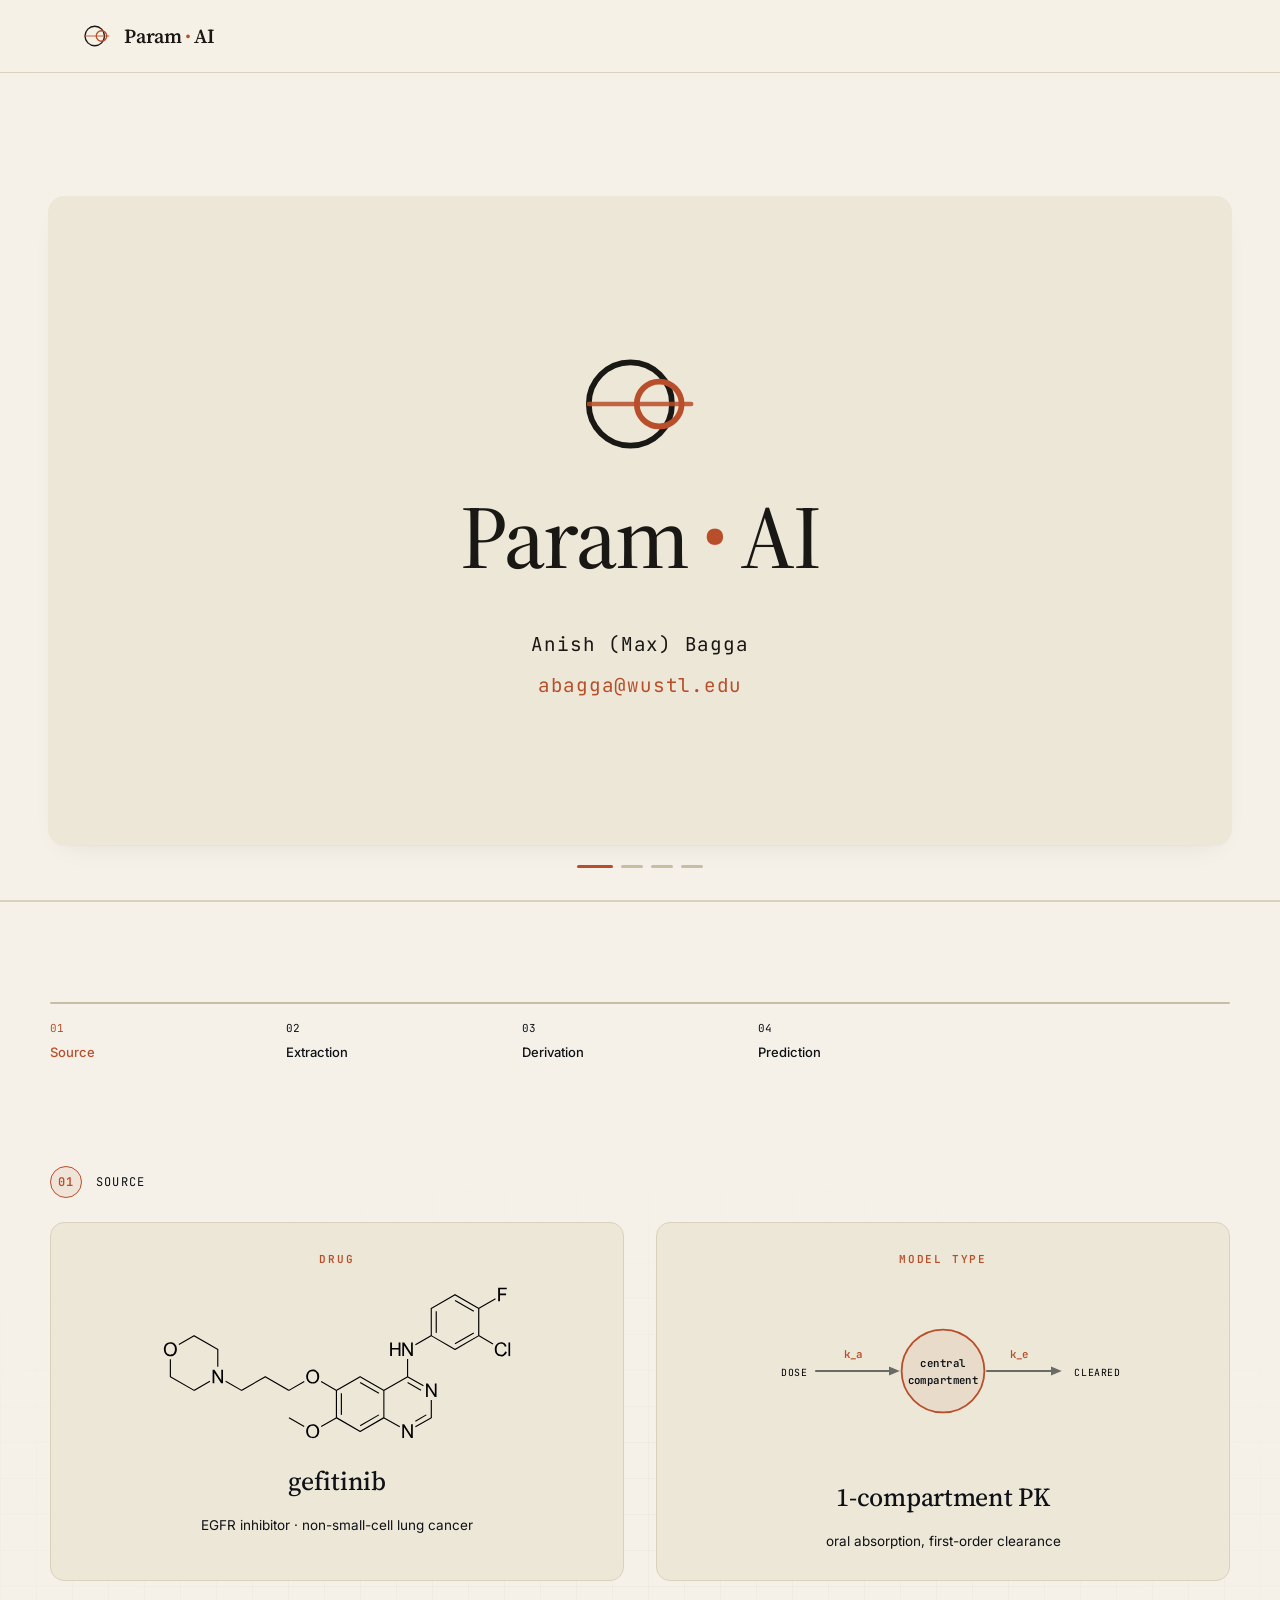
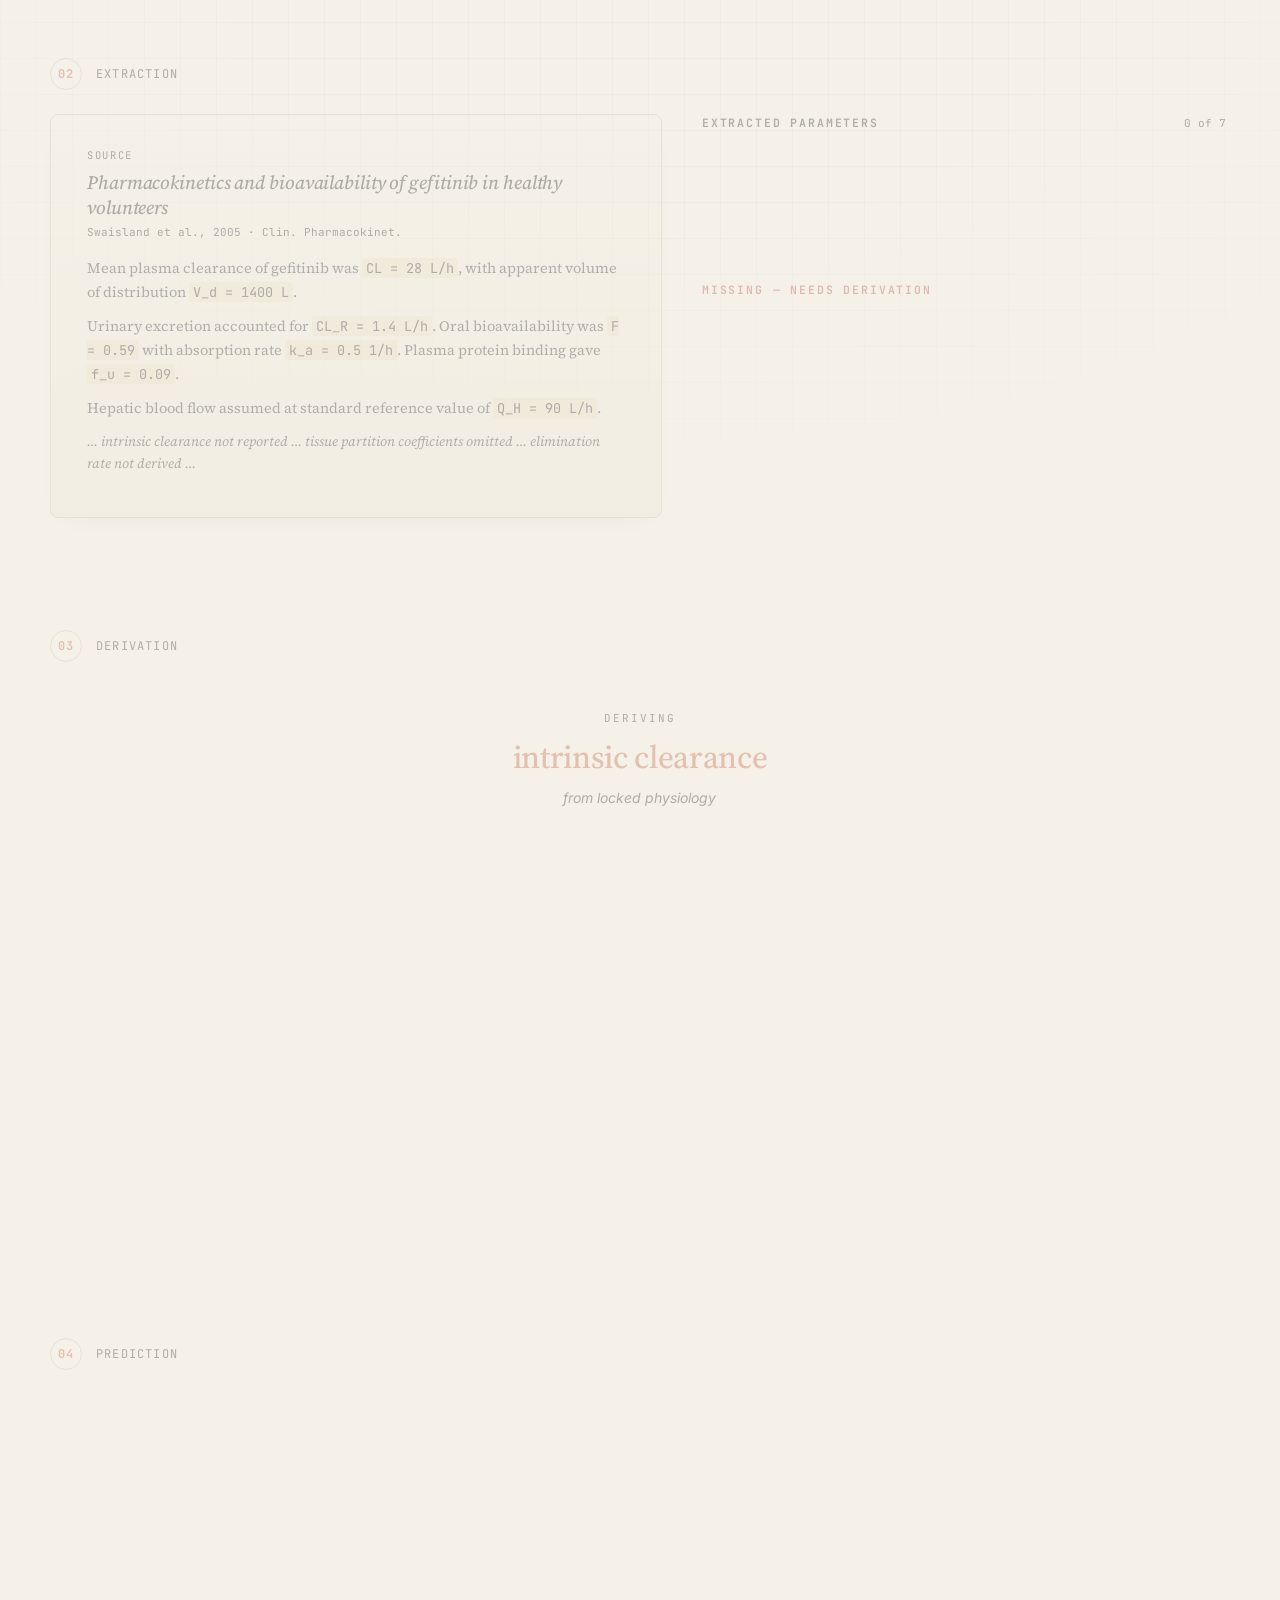
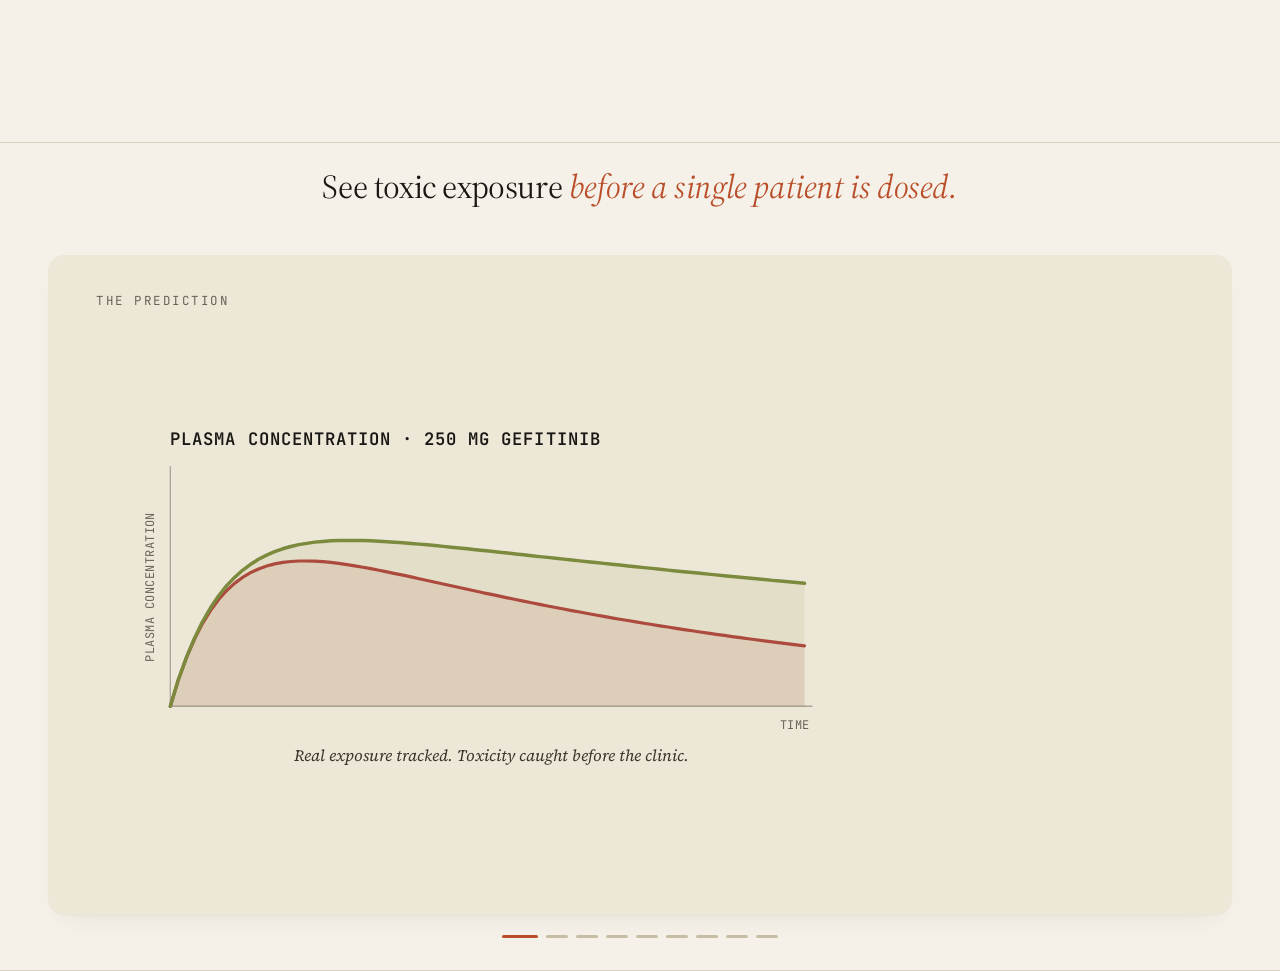
<file: index.html>
<!doctype html>
<html lang="en">
<head>
<meta charset="utf-8" />
<meta name="viewport" content="width=device-width,initial-scale=1" />
<title>ParamAI · A biological world model for drug development</title>
<meta name="description" content="ParamAI is a biological world model that holds an internal representation of human physiology and generates parameterized drug models for pre-clinical trial simulation." />
<link rel="preconnect" href="https://fonts.googleapis.com">
<link rel="preconnect" href="https://fonts.gstatic.com" crossorigin>
<link href="https://fonts.googleapis.com/css2?family=Source+Serif+4:opsz,wght@8..60,400;8..60,500;8..60,600;8..60,700&family=Inter:wght@400;500;600;700&family=JetBrains+Mono:wght@400;500;600&display=swap" rel="stylesheet">
<link rel="stylesheet" href="styles.css" />
<link rel="stylesheet" href="engine.css" />
<link rel="icon" type="image/svg+xml" href="data:image/svg+xml,%3Csvg xmlns='http://www.w3.org/2000/svg' viewBox='0 0 40 40'%3E%3Ccircle cx='17' cy='20' r='13' fill='none' stroke='%230e1116' stroke-width='1.8'/%3E%3Ccircle cx='26' cy='20' r='7' fill='none' stroke='%23b94e2a' stroke-width='1.8'/%3E%3Cline x1='4' y1='20' x2='36' y2='20' stroke='%23b94e2a' stroke-width='1.4' stroke-linecap='round' opacity='0.85'/%3E%3C/svg%3E" />
<script>
  document.documentElement.classList.add('anim-ready');
  // Hash-jump suppression: a refresh should land on the hero, not on whatever
  // anchor the visitor last clicked. Strip the hash before the browser can
  // scroll to it, and disable any scroll restoration from the previous session.
  if ('scrollRestoration' in history) history.scrollRestoration = 'manual';
  if (window.location.hash) {
    history.replaceState(null, '', window.location.pathname + window.location.search);
  }
</script>
</head>
<body>

<div class="read-progress"></div>

<header class="nav-wrap">
  <nav class="nav container">
    <a href="#top" class="brand">
      <svg class="brand-mark" viewBox="0 0 40 40" aria-hidden="true">
        <circle cx="17" cy="20" r="13" fill="none" stroke="var(--text)" stroke-width="1.8"/>
        <circle cx="26" cy="20" r="7" fill="none" stroke="var(--rust)" stroke-width="1.8"/>
        <line class="brand-flow" x1="4" y1="20" x2="36" y2="20" stroke="var(--rust)" stroke-width="1.4" stroke-linecap="round" opacity="0.85"/>
      </svg>
      <span>Param<span class="brand-accent">·</span>AI</span>
    </a>
  </nav>
</header>

<main id="top">

  <!-- ============================================================
       HERO — restrained, typographic
       Single full-width statement. No animation, no decoration.
       Type and whitespace carry the visual weight.
       ============================================================ -->
  <section class="hero hero-narrative">
    <div class="container">

      <div class="narrative-stack">

        <!-- TOP: rotating headline (scene 0 = title; scenes 1-4 = story) -->
        <div class="scene-headlines" id="scene-headlines">
          <h1 class="scene-headline shown scene-headline-empty" data-scene="0" aria-hidden="true"></h1>
          <h1 class="scene-headline scene-headline-empty" data-scene="1" aria-hidden="true"></h1>
          <h1 class="scene-headline" data-scene="2">
            Regulators have spent a decade <em>inviting these models in.</em>
          </h1>
          <h1 class="scene-headline" data-scene="3">
            Drug development still proceeds <em>without a working model</em> of the body being dosed.
          </h1>
        </div>

        <!-- MIDDLE: the rotating visual stage — the centerpiece -->
        <div class="narrative-stage">
          <div class="stage-frame">

            <!-- SCENE 0: title / cover -->
            <div class="narrative-scene scene-0 shown" data-scene="0">
              <div class="title-viz">
                <svg class="title-mark choreo-title" viewBox="0 0 40 40" aria-hidden="true">
                  <circle cx="17" cy="20" r="13" fill="none" stroke="var(--text)" stroke-width="1.8"/>
                  <circle cx="26" cy="20" r="7" fill="none" stroke="var(--rust)" stroke-width="1.8"/>
                  <line x1="4" y1="20" x2="36" y2="20" stroke="var(--rust)" stroke-width="1.4" stroke-linecap="round" opacity="0.85"/>
                </svg>
                <div class="title-wordmark-big choreo-title">Param<span class="brand-accent">·</span>AI</div>
                <div class="title-byline choreo-title">
                  <div class="title-name">Anish (Max) Bagga</div>
                  <a class="title-email" href="mailto:abagga@wustl.edu">abagga@wustl.edu</a>
                </div>
              </div>
            </div>

            <!-- SCENE 1: clinical trial failure funnel + Phase I timeline strip -->
            <div class="narrative-scene scene-1" data-scene="1">
              <div class="scene-eyebrow">The cost of failure</div>
              <div class="funnel-viz">
                <div class="funnel-headline">
                  <div class="funnel-stat">~90%</div>
                  <div class="funnel-stat-label">of drugs entering clinical trials never reach patients</div>
                </div>

                <!-- Funnel: 4 bars (Phase I, II, III, Approved) in a 1100-wide viewBox.
                     BIO/Informa 2011-2020 attrition: 100 → 52 → 14 → 8.
                     Left 220px of viewBox is empty space reserved for the timeline's Pre-clinical marker below. -->
                <svg viewBox="0 0 1100 340" preserveAspectRatio="xMidYMid meet" class="funnel-svg">

                  <!-- Phase I bar -->
                  <g class="funnel-bar funnel-bar-1" data-bar="0">
                    <rect x="240" y="50"  width="140" height="220" rx="4"/>
                    <text class="funnel-bar-count" x="310" y="298" data-target="100">100</text>
                  </g>

                  <!-- Phase II bar (52 → height 114) -->
                  <g class="funnel-bar funnel-bar-2" data-bar="1">
                    <rect x="425" y="156" width="140" height="114" rx="4"/>
                    <text class="funnel-bar-count" x="495" y="298" data-target="52">100</text>
                  </g>

                  <!-- Phase III bar (14 → height 31) -->
                  <g class="funnel-bar funnel-bar-3" data-bar="2">
                    <rect x="610" y="239" width="140" height="31" rx="4"/>
                    <text class="funnel-bar-count" x="680" y="298" data-target="14">100</text>
                  </g>

                  <!-- Approved bar (8 → height 18) -->
                  <g class="funnel-bar funnel-bar-4" data-bar="3">
                    <rect x="795" y="252" width="140" height="18" rx="4"/>
                    <text class="funnel-bar-count" x="865" y="298" data-target="8">100</text>
                  </g>
                </svg>

                <!-- Timeline strip — SAME viewBox WIDTH (1100) so columns align pixel-for-pixel.
                     Pre-clinical at x=110 (in the left margin), then I/II/III/Approved aligned with the funnel bars. -->
                <svg viewBox="0 0 1100 110" preserveAspectRatio="xMidYMid meet" class="timeline-strip">
                  <line class="tl-track choreo-track" x1="110" y1="58" x2="865" y2="58"/>

                  <g class="tl-ticks">
                    <line class="choreo-tick" data-tick="0" x1="110" y1="52" x2="110" y2="64"/>
                    <line class="choreo-tick" data-tick="1" x1="310" y1="52" x2="310" y2="64"/>
                    <line class="choreo-tick" data-tick="2" x1="495" y1="52" x2="495" y2="64"/>
                    <line class="choreo-tick" data-tick="3" x1="680" y1="52" x2="680" y2="64"/>
                    <line class="choreo-tick" data-tick="4" x1="865" y1="52" x2="865" y2="64"/>
                  </g>

                  <!-- Phase names on top (tick label) -->
                  <text class="tl-phase-strip choreo-phase" data-tick="0" x="110" y="24">Pre-clinical</text>
                  <text class="tl-phase-strip choreo-phase" data-tick="1" x="310" y="24">Phase I</text>
                  <text class="tl-phase-strip choreo-phase" data-tick="2" x="495" y="24">Phase II</text>
                  <text class="tl-phase-strip choreo-phase" data-tick="3" x="680" y="24">Phase III</text>
                  <text class="tl-phase-strip choreo-phase" data-tick="4" x="865" y="24">Approved</text>

                  <!-- Population below tick -->
                  <text class="tl-pop choreo-phase" data-tick="0" x="110" y="42">models and animal testing</text>
                  <text class="tl-pop choreo-phase" data-tick="1" x="310" y="42">20–80 volunteers</text>
                  <text class="tl-pop choreo-phase" data-tick="2" x="495" y="42">100–500 patients</text>
                  <text class="tl-pop choreo-phase" data-tick="3" x="680" y="42">1,000–5,000 patients</text>
                  <text class="tl-pop choreo-phase" data-tick="4" x="865" y="42">millions of patients</text>

                  <!-- ParamAI operates here: marker on Pre-clinical -->
                  <circle class="tl-paramai-dot choreo-dlt-dot" cx="110" cy="58" r="10"/>
                  <g class="tl-paramai-stamp choreo-dlt-stamp">
                    <rect x="44" y="78" width="132" height="24" rx="3"/>
                    <text x="110" y="94">PARAMAI</text>
                  </g>
                </svg>

                <p class="funnel-caption">~1 in 3 drugs fail on safety. Mechanistic models catch it upstream by predicting drug behavior in patients.</p>

              </div>
            </div>

            <!-- SCENE 3: adoption stats above, big black-box visual below -->
            <div class="narrative-scene scene-3" data-scene="3">
              <div class="scene-eyebrow">The missing model</div>
              <div class="blackbox-viz">

                <!-- Stat row across the top -->
                <div class="bb-stats">
                  <div class="bb-stat choreo-text-in">
                    <div class="bb-stat-num">&lt;33%</div>
                    <div class="bb-stat-label">of FDA approvals include mechanistic modeling</div>
                  </div>
                  <div class="bb-stat choreo-text-in">
                    <div class="bb-stat-num">6&ndash;12 mo</div>
                    <div class="bb-stat-label">to build a single validated model</div>
                  </div>
                  <div class="bb-stat choreo-text-in">
                    <div class="bb-stat-num">$100K&ndash;$500K</div>
                    <div class="bb-stat-label">of expert time per compound</div>
                  </div>
                </div>

                <!-- Big black-box visual fills the remaining space -->
                <div class="bb-svg-wrap">
                  <svg viewBox="0 0 1200 500" preserveAspectRatio="xMidYMid meet" class="blackbox-svg">
                    <text class="bb-iolabel" x="60"  y="262" text-anchor="start">drug</text>
                    <path class="bb-arrow-in" d="M 180 256 L 430 256" />
                    <polygon class="bb-arrow-head" points="430,247 446,256 430,265"/>

                    <rect class="bb-box" x="460" y="60" width="280" height="392" rx="14"/>
                    <text class="bb-box-label" x="600" y="110">human body</text>
                    <text class="bb-box-q" x="600" y="350">?</text>

                    <path class="bb-arrow-out" d="M 770 256 L 1020 256" />
                    <polygon class="bb-arrow-head" points="1020,247 1036,256 1020,265"/>
                    <text class="bb-iolabel" x="1050" y="262" text-anchor="start">outcome</text>
                  </svg>
                </div>

                <p class="bb-caption">FDA, EMA, and ICH all accept models as regulatory evidence. The bottleneck is parameter curation. That's what ParamAI builds.</p>
              </div>
            </div>

            <!-- SCENE 2: Why now — zigzag timeline of three regulatory milestones -->
            <div class="narrative-scene scene-2" data-scene="2">
              <div class="scene-eyebrow">Why now</div>
              <div class="why-now-viz">

                <div class="wn-timeline">
                  <!-- horizontal track -->
                  <div class="wn-track"></div>

                  <!-- three milestone cards, alternating below/above/below -->
                  <div class="wn-milestone wn-pos-below wn-pos-1 choreo-wn" data-wn="0">
                    <div class="wn-dot"></div>
                    <div class="wn-card">
                      <div class="wn-card-top">
                        <div class="wn-logo"><img src="assets/fda-logo.svg" alt="FDA" /></div>
                        <div class="wn-year">2022</div>
                      </div>
                      <div class="wn-card-bottom">
                        <div class="wn-name">FDA Modernization Act 2.0</div>
                        <div class="wn-detail">Removes the animal-testing mandate. Computational models can substitute.</div>
                      </div>
                    </div>
                  </div>

                  <div class="wn-milestone wn-pos-above wn-pos-2 choreo-wn" data-wn="1">
                    <div class="wn-dot"></div>
                    <div class="wn-card">
                      <div class="wn-card-top">
                        <div class="wn-logo"><img src="assets/fda-logo.svg" alt="FDA" /></div>
                        <div class="wn-year">2024</div>
                      </div>
                      <div class="wn-card-bottom">
                        <div class="wn-name">Project Optimus</div>
                        <div class="wn-detail">FDA requires evidence-based dose finding in oncology. Mechanistic modeling becomes the standard approach.</div>
                      </div>
                    </div>
                  </div>

                  <div class="wn-milestone wn-pos-below wn-pos-3 choreo-wn" data-wn="2">
                    <div class="wn-dot"></div>
                    <div class="wn-card">
                      <div class="wn-card-top">
                        <div class="wn-logo wn-logo-text">ICH</div>
                        <div class="wn-year">2026</div>
                      </div>
                      <div class="wn-card-bottom">
                        <div class="wn-name">ICH M15</div>
                        <div class="wn-detail">A single global framework now governs how regulators assess model-informed submissions.</div>
                      </div>
                    </div>
                  </div>
                </div>

                <p class="wn-synthesis">The legal and regulatory groundwork is done. What's missing is the parameter curation.</p>

              </div>
            </div>

          </div>
        </div>

        <!-- BOTTOM: scene dots + CTAs -->
        <div class="narrative-foot">
          <div class="scene-dots" aria-hidden="true">
            <span class="scene-dot active" data-scene="0"></span>
            <span class="scene-dot" data-scene="1"></span>
            <span class="scene-dot" data-scene="2"></span>
            <span class="scene-dot" data-scene="3"></span>
          </div>
        </div>

      </div>
    </div>
  </section>




  <!-- ============================================================
       ENGINE — gefitinib parameterization walkthrough
       The interactive proof. Inlined directly from the demo.
       This is the centerpiece of the page.
       ============================================================ -->
  <section id="engine" class="engine">

    <!-- Hidden run/reset buttons retained so engine.js bindings don't throw.
         The demo auto-starts from Hero 1's right-arrow on the last scene. -->
    <div class="engine-head engine-head-hidden">
      <div class="run-controls">
        <button class="btn btn-primary" id="run-all">
          <span class="play-icon">▶</span>
          <span id="run-all-label">Begin</span>
        </button>
        <button class="btn btn-ghost" id="reset-all">Reset</button>
      </div>
    </div>

    <!-- Progress bar across the engine -->
    <div class="engine-progress">
      <div class="ep-track">
        <div class="ep-fill" id="ep-fill"></div>
      </div>
      <div class="ep-steps">
        <div class="ep-step" data-step="1"><span>01</span><label>Source</label></div>
        <div class="ep-step" data-step="2"><span>02</span><label>Extraction</label></div>
        <div class="ep-step" data-step="3"><span>03</span><label>Derivation</label></div>
        <div class="ep-step" data-step="4"><span>04</span><label>Prediction</label></div>
      </div>
    </div>

    <!-- ============ ACT 1: THE PAPER & THE MODEL ============ -->
    <div class="act" id="act-1">
      <div class="act-marker"><span>01</span> Source</div>

      <!-- Two-stage act: first the drug + model, then a literature search reveals the source paper. -->
      <div class="src-stage">

        <!-- Stage A: drug on left, simple 1-compartment model on right -->
        <div class="src-pair" id="src-pair">
          <div class="src-card src-card-drug">
            <div class="src-card-label">Drug</div>
            <img class="src-drug-img" src="assets/gefitinib.svg" alt="Gefitinib molecular structure" />
            <div class="src-card-name">gefitinib</div>
            <div class="src-card-sub">EGFR inhibitor · non-small-cell lung cancer</div>
          </div>

          <div class="src-card src-card-model">
            <div class="src-card-label">Model type</div>
            <svg class="src-model-svg" viewBox="0 0 400 200" preserveAspectRatio="xMidYMid meet" aria-hidden="true">
              <!-- Geometry:
                   Circle centered at (200, 100) with r=46 → left edge x=154, right edge x=246.
                   Input arrow: from x=58 to x=140 (head tip at x=152, 2px clear of circle).
                   Output arrow: from x=248 to x=320 (head tip at x=332).
                   "dose" text ends ~x=50; "cleared" starts ~x=346.
              -->
              <text class="srcm-iolabel" x="20" y="106" text-anchor="start">dose</text>
              <path class="srcm-arrow" d="M 58 100 L 140 100" />
              <polygon class="srcm-arrow-head" points="140,95 152,100 140,105"/>
              <text class="srcm-edge-label" x="100" y="86" text-anchor="middle">k_a</text>

              <circle class="srcm-compartment" cx="200" cy="100" r="46"/>
              <text class="srcm-comp-label" x="200" y="96" text-anchor="middle">central</text>
              <text class="srcm-comp-label" x="200" y="114" text-anchor="middle">compartment</text>

              <path class="srcm-arrow" d="M 248 100 L 320 100" />
              <polygon class="srcm-arrow-head" points="320,95 332,100 320,105"/>
              <text class="srcm-edge-label" x="284" y="86" text-anchor="middle">k_e</text>
              <text class="srcm-iolabel" x="346" y="106" text-anchor="start">cleared</text>
            </svg>
            <div class="src-card-name">1-compartment PK</div>
            <div class="src-card-sub">oral absorption, first-order clearance</div>
          </div>
        </div>

        <!-- Stage B: literature search — a scrolling list of candidate titles, one highlights as the chosen source -->
        <div class="src-search" id="src-search" aria-hidden="true">
          <div class="src-search-head">
            <span class="src-search-spinner"></span>
            <span class="src-search-label">searching the literature for <strong>gefitinib pharmacokinetics</strong></span>
          </div>
          <div class="src-search-list" id="src-search-list">
            <div class="src-search-row" data-srow="0">Li et al., 2008 · Drug Metab. Dispos. · "Pharmacokinetic interactions of gefitinib with rifampicin"</div>
            <div class="src-search-row" data-srow="1">McKillop et al., 2004 · Br. J. Cancer · "Metabolic disposition of gefitinib in human liver microsomes"</div>
            <div class="src-search-row" data-srow="2">Swaisland et al., 2005 · Clin. Pharmacokinet. · "Pharmacokinetics and bioavailability of gefitinib in healthy volunteers"</div>
            <div class="src-search-row" data-srow="3">Ranson et al., 2002 · J. Clin. Oncol. · "ZD1839, an EGFR-targeted oral cancer agent, in patients with advanced solid tumours"</div>
            <div class="src-search-row" data-srow="4">Albanell et al., 2002 · J. Clin. Oncol. · "Pharmacodynamic studies of EGFR inhibitor in skin"</div>
            <div class="src-search-row" data-srow="5">Cohen et al., 2003 · Clin. Cancer Res. · "Approval summary: gefitinib for NSCLC"</div>
          </div>
        </div>

      </div>
    </div>

    <!-- ============ ACT 2: EXTRACTION ============ -->
    <div class="act" id="act-2">
      <div class="act-marker"><span>02</span> Extraction</div>

      <div class="ext-stage" id="ext-stage">

        <!-- LEFT: the paper, with marked-up parameter values + missing-callout overlays -->
        <div class="ext-paper">
          <div class="ext-paper-eyebrow">source</div>
          <div class="ext-paper-title">Pharmacokinetics and bioavailability of gefitinib in healthy volunteers</div>
          <div class="ext-paper-cite">Swaisland et al., 2005 · Clin. Pharmacokinet.</div>
          <div class="ext-paper-body">
            <p>Mean plasma clearance of gefitinib was <mark class="ext-mark" data-param="cl" data-pk="CL" data-pv="28 L/h">CL = 28 L/h</mark>, with apparent volume of distribution <mark class="ext-mark" data-param="vd" data-pk="V_d" data-pv="1400 L">V_d = 1400 L</mark>.</p>
            <p>Urinary excretion accounted for <mark class="ext-mark" data-param="clr" data-pk="CL_R" data-pv="1.4 L/h">CL_R = 1.4 L/h</mark>. Oral bioavailability was <mark class="ext-mark" data-param="f" data-pk="F" data-pv="0.59">F = 0.59</mark> with absorption rate <mark class="ext-mark" data-param="ka" data-pk="k_a" data-pv="0.5 1/h">k_a = 0.5 1/h</mark>. Plasma protein binding gave <mark class="ext-mark" data-param="fu" data-pk="f_u" data-pv="0.09">f_u = 0.09</mark>.</p>
            <p>Hepatic blood flow assumed at standard reference value of <mark class="ext-mark" data-param="qh" data-pk="Q_H" data-pv="90 L/h">Q_H = 90 L/h</mark>.</p>
            <p class="ext-paper-fade">… intrinsic clearance not reported … tissue partition coefficients omitted … elimination rate not derived …</p>
          </div>

          <!-- Missing-value callouts (red circle overlays). Position is set in CSS as absolute. -->
          <div class="ext-missing ext-missing-1" id="ext-miss-1">
            <div class="ext-missing-ring"></div>
            <div class="ext-missing-label">intrinsic clearance</div>
          </div>
        </div>

        <!-- RIGHT: parameter list filling in as values fly over -->
        <div class="ext-list-wrap">
          <div class="ext-list-head">
            <div class="ext-list-title">Extracted parameters</div>
            <div class="ext-list-count" id="ext-list-count">0 of 7</div>
          </div>
          <div class="ext-list" id="ext-list"></div>

          <div class="ext-missing-head">
            <div class="ext-missing-title">Missing — needs derivation</div>
          </div>
          <div class="ext-missing-list" id="ext-missing-list"></div>
        </div>

        <!-- Overlay for the flying values (animated copies) -->
        <div class="ext-fly-layer" id="ext-fly-layer" aria-hidden="true"></div>

      </div>
    </div>

    <!-- ============ ACT 3: DERIVATION — derive the one missing parameter ============ -->
    <div class="act act-3-block" id="act-3">
      <div class="act-marker"><span>03</span> Derivation</div>

      <div class="der-stage" id="der-stage">

        <!-- Goal banner: "derive intrinsic clearance" -->
        <div class="der-goal">
          <div class="der-goal-label">Deriving</div>
          <div class="der-goal-target">intrinsic clearance</div>
          <div class="der-goal-from">from locked physiology</div>
        </div>

        <!-- Locked inputs (three chips slide in from above) -->
        <div class="der-inputs">
          <div class="der-input der-input-1">
            <div class="der-input-name">liver blood flow</div>
            <div class="der-input-val">90 L/h</div>
          </div>
          <div class="der-input der-input-2">
            <div class="der-input-name">hepatic clearance</div>
            <div class="der-input-val">26.6 L/h</div>
          </div>
          <div class="der-input der-input-3">
            <div class="der-input-name">unbound fraction</div>
            <div class="der-input-val">0.09</div>
          </div>
        </div>

        <!-- Solver: shows the well-stirred equation, then computes and reveals the result -->
        <div class="der-solver" id="der-solver">
          <div class="der-solver-label">well-stirred equation, solved for intrinsic clearance</div>
          <div class="der-solver-formula" id="der-solver-formula">
            <span class="dsf-result">CL<sub>int</sub></span>
            <span class="dsf-eq">=</span>
            <span class="dsf-frac">
              <span class="dsf-num">Q<sub>H</sub> · CL<sub>H</sub></span>
              <span class="dsf-den">f<sub>u</sub> · (Q<sub>H</sub> − CL<sub>H</sub>)</span>
            </span>
          </div>
          <div class="der-solver-substitution" id="der-substitution"></div>
        </div>

        <!-- The answer chip: rolls in olive when the solver finishes -->
        <div class="der-answer" id="der-answer">
          <div class="der-answer-name">intrinsic clearance</div>
          <div class="der-answer-val"><span id="der-answer-val">—</span> <span class="der-answer-unit">L/h</span></div>
          <div class="der-answer-tag">derived ✓</div>
        </div>

      </div>
    </div>

    <!-- ============ ACT 4: PREDICTION — assemble model, generate prediction, hand off ============ -->
    <div class="act act-4-block" id="act-4">
      <div class="act-marker"><span>04</span> Prediction</div>

      <div class="pred-stage" id="pred-stage">

        <!-- 8 small parameter chips converge into the model box -->
        <div class="pred-params" id="pred-params">
          <span class="pp-chip" data-pp="0">CL</span>
          <span class="pp-chip" data-pp="1">V_d</span>
          <span class="pp-chip" data-pp="2">F</span>
          <span class="pp-chip" data-pp="3">k_a</span>
          <span class="pp-chip" data-pp="4">f_u</span>
          <span class="pp-chip" data-pp="5">Q_H</span>
          <span class="pp-chip" data-pp="6">CL_R</span>
          <span class="pp-chip pp-derived" data-pp="7">CL_int</span>
        </div>

        <!-- The model box (assembled when chips converge) -->
        <div class="pred-model" id="pred-model">
          <div class="pred-model-label">model assembled</div>
          <div class="pred-model-name">gefitinib · 1-compartment PK</div>
          <div class="pred-model-status" id="pred-model-status">ready</div>
        </div>

      </div>
    </div>

  </section>


  <!-- ============================================================
       HERO 2 — post-demo continuation deck
       After the engine demo finishes, the page scrolls down to here.
       Pass 1: one scene (the prediction curve with observed dots).
       Pass 2 will add market / competitive / strategy / conclusion.
       ============================================================ -->
  <section class="hero hero-narrative hero-deck-2" id="deck-2">
    <div class="container">

      <div class="narrative-stack">

        <div class="scene-headlines" id="scene-headlines-2">
          <h1 class="scene-headline shown" data-deck-scene="0">
            See toxic exposure <em>before a single patient is dosed.</em>
          </h1>
          <h1 class="scene-headline" data-deck-scene="1">
            No one else has the <em>physiology and the data,</em> together.
          </h1>
          <h1 class="scene-headline" data-deck-scene="2">
            A <em>$4.6B</em> market growing at <em>~14% CAGR.</em>
          </h1>
          <h1 class="scene-headline" data-deck-scene="3">
            What pharma gets <em>back.</em>
          </h1>
          <h1 class="scene-headline" data-deck-scene="4">
            The system <em>decides what to learn next.</em>
          </h1>
          <h1 class="scene-headline" data-deck-scene="5">
            Two losses. One learns the prior, <em>the other keeps it honest.</em>
          </h1>
          <h1 class="scene-headline" data-deck-scene="6">
            The half that works <em>produces what the other half needs.</em>
          </h1>
          <h1 class="scene-headline" data-deck-scene="7">
            What that actually looks like, <em>on one real drug.</em>
          </h1>
          <h1 class="scene-headline scene-headline-empty" data-deck-scene="8" aria-hidden="true"></h1>
        </div>

        <div class="narrative-stage">
          <div class="stage-frame">

            <!-- DECK-2 SCENE 0: concentration-time curve with observed dots -->
            <div class="narrative-scene scene-deck2-0 shown" data-deck-scene="0">
              <div class="scene-eyebrow">The prediction</div>
              <div class="curve-viz">
                <svg viewBox="0 -10 820 280" preserveAspectRatio="xMidYMid meet" class="curve-svg curve-svg-deck2">

                  <!-- Chart title -->
                  <text class="cv-title" x="56" y="8">Plasma concentration · 250 mg gefitinib</text>

                  <!-- AUC fills under each curve -->
                  <path class="cv-auc cv-auc-naive" id="d2-cv-auc-naive-path" d="" />
                  <path class="cv-auc cv-auc-good"  id="d2-cv-auc-good-path"  d="" />

                  <!-- axes -->
                  <line class="cv-axis" x1="56" y1="24" x2="56" y2="205" />
                  <line class="cv-axis" x1="56" y1="205" x2="540" y2="205" />

                  <!-- axis labels -->
                  <text class="cv-ylabel" x="44" y="115" transform="rotate(-90 44 115)" text-anchor="middle">plasma concentration</text>
                  <text class="cv-xlabel" x="538" y="222">time</text>

                  <!-- animal-testing prediction (lower, fast clearance) -->
                  <path class="cv-curve cv-curve-naive" id="d2-cv-curve-naive-path" d="" />

                  <!-- ParamAI prediction (higher, long tail) -->
                  <path class="cv-curve cv-curve-good" id="d2-cv-curve-path" d="" />

                  <!-- observed clinical samples (sparse dots, dashed connector) -->
                  <path class="cv-observed-line" id="d2-cv-observed-line" d="" />
                  <g id="d2-cv-observed-dots"></g>

                  <!-- right-edge label panel — each block is wrapped so JS can fade them in sync with the curves -->
                  <g class="cv-legend">
                    <g class="cv-legend-block" id="d2-legend-good">
                      <line class="cv-legend-swatch cv-legend-swatch-good"  x1="570" y1="80" x2="600" y2="80" />
                      <text class="cv-legend-name cv-legend-name-good"      x="608" y="84">ParamAI</text>
                      <text class="cv-legend-auc cv-legend-auc-good"        x="608" y="102" id="d2-cv-auc-good-text">AUC = —</text>
                    </g>

                    <g class="cv-legend-block" id="d2-legend-naive">
                      <line class="cv-legend-swatch cv-legend-swatch-naive" x1="570" y1="130" x2="600" y2="130" />
                      <text class="cv-legend-name cv-legend-name-naive"     x="608" y="134">animal testing<tspan class="cv-asterisk">*</tspan></text>
                      <text class="cv-legend-auc cv-legend-auc-naive"       x="608" y="152" id="d2-cv-auc-naive-text">AUC = —</text>
                    </g>

                    <g class="cv-legend-block" id="d2-legend-obs">
                      <line class="cv-legend-swatch cv-legend-swatch-obs"   x1="570" y1="180" x2="600" y2="180" />
                      <text class="cv-legend-name cv-legend-name-obs"       x="608" y="184">observed</text>
                      <text class="cv-legend-auc cv-legend-auc-obs"         x="608" y="202">clinical samples</text>
                    </g>

                    <g class="cv-legend-block" id="d2-legend-ratio">
                      <text class="cv-legend-ratio cv-legend-ratio-naive" x="608" y="230" id="d2-cv-auc-ratio"><tspan class="cv-asterisk">*</tspan> underestimates by —</text>
                    </g>
                  </g>

                  <!-- annotation -->
                  <text class="cv-annotation" x="298" y="246">
                    Real exposure tracked. Toxicity caught before the clinic.
                  </text>
                </svg>
              </div>
            </div>

            <!-- DECK-2 SCENE 1: competitive landscape quadrant chart -->
            <div class="narrative-scene scene-deck2-1" data-deck-scene="1">
              <div class="scene-eyebrow">Competitive advantage</div>
              <div class="quadrant-viz">
                <svg viewBox="0 0 900 540" preserveAspectRatio="xMidYMid meet" class="quadrant-svg">

                  <!-- subtle grid lines through the middle -->
                  <line class="q-axis q-axis-mid" x1="470" y1="60" x2="470" y2="450"/>
                  <line class="q-axis q-axis-mid" x1="80" y1="255" x2="860" y2="255"/>

                  <!-- main axes -->
                  <line class="q-axis" x1="80" y1="450" x2="860" y2="450"/>
                  <line class="q-axis" x1="80" y1="60"  x2="80"  y2="450"/>

                  <!-- arrow heads on axes -->
                  <polygon class="q-arrow" points="860,450 850,445 850,455"/>
                  <polygon class="q-arrow" points="80,60 75,70 85,70"/>

                  <!-- axis labels -->
                  <text class="q-axis-label q-axis-label-x" x="470" y="488" text-anchor="middle">Uses real human physiology →</text>
                  <text class="q-axis-label q-axis-label-y" x="48" y="255" text-anchor="middle" transform="rotate(-90 48 255)">Scales across compounds, automatically →</text>

                  <!-- quadrant background tints -->
                  <rect class="q-quadrant q-quadrant-tr" x="470" y="60"  width="390" height="195"/>

                  <!-- competitor points (bottom-left = worst; top-right = best) -->
                  <g class="q-point choreo-q-point" data-q="0">
                    <circle cx="200" cy="180" r="11"/>
                    <text class="q-point-label" x="200" y="158" text-anchor="middle">Generic LLM extractors</text>
                    <text class="q-point-sub" x="200" y="206" text-anchor="middle">scales, but no physiology</text>
                  </g>

                  <g class="q-point choreo-q-point" data-q="1">
                    <circle cx="225" cy="350" r="11"/>
                    <text class="q-point-label" x="225" y="328" text-anchor="middle">AI biotech (Recursion, Cradle)</text>
                    <text class="q-point-sub" x="225" y="376" text-anchor="middle">different problem entirely</text>
                  </g>

                  <g class="q-point choreo-q-point" data-q="2">
                    <circle cx="600" cy="395" r="11"/>
                    <text class="q-point-label" x="600" y="373" text-anchor="middle">PBPK simulators (Simcyp, GastroPlus)</text>
                    <text class="q-point-sub" x="600" y="421" text-anchor="middle">physiology-based, but you curate every parameter</text>
                  </g>

                  <g class="q-point choreo-q-point" data-q="3">
                    <circle cx="720" cy="280" r="11"/>
                    <text class="q-point-label" x="720" y="258" text-anchor="middle">Animal testing</text>
                    <text class="q-point-sub" x="720" y="306" text-anchor="middle">slow, expensive, mouse ≠ human</text>
                  </g>

                  <!-- ParamAI: the standout point in the top-right -->
                  <g class="q-point q-point-paramai choreo-q-point" data-q="4">
                    <circle class="q-point-paramai-pulse" cx="770" cy="145" r="14"/>
                    <circle class="q-point-paramai-halo"  cx="770" cy="145" r="22"/>
                    <circle class="q-point-paramai-dot"   cx="770" cy="145" r="14"/>
                    <text class="q-point-label q-point-label-paramai" x="770" y="118" text-anchor="middle">ParamAI</text>
                    <text class="q-point-sub q-point-sub-paramai"     x="770" y="180" text-anchor="middle">physiology + auto-curation</text>
                  </g>

                </svg>
              </div>
            </div>

            <!-- DECK-2 SCENE 2: market sizing — bubbles left, labels stacked right -->
            <div class="narrative-scene scene-deck2-2" data-deck-scene="2">
              <div class="scene-eyebrow">The market</div>
              <div class="market-viz">

                <div class="market-bubbles">
                  <svg viewBox="0 0 480 480" preserveAspectRatio="xMidYMid meet" class="market-svg">
                    <!-- Concentric-ish nested bubbles. Slight offset for visual interest. -->
                    <circle class="m-bubble m-bubble-tam choreo-m" data-m="0" cx="240" cy="240" r="220"/>
                    <circle class="m-bubble m-bubble-sam choreo-m" data-m="1" cx="260" cy="252" r="130"/>
                    <circle class="m-bubble m-bubble-som choreo-m" data-m="2" cx="275" cy="262" r="55"/>
                  </svg>
                </div>

                <div class="market-labels">
                  <div class="market-tier choreo-m" data-m="0">
                    <div class="market-tier-name">TAM</div>
                    <div class="market-tier-value">$4.6B</div>
                    <div class="market-tier-detail">Global biosimulation. ~14% CAGR.</div>
                  </div>
                  <div class="market-tier choreo-m" data-m="1">
                    <div class="market-tier-name">SAM</div>
                    <div class="market-tier-value">~$1B</div>
                    <div class="market-tier-detail">Parameter curation across ~3,000 active drug programs.</div>
                  </div>
                  <div class="market-tier choreo-m" data-m="2">
                    <div class="market-tier-name">SOM</div>
                    <div class="market-tier-value">$10–15M ARR</div>
                    <div class="market-tier-detail">5-year capture, anchored in St. Louis.</div>
                  </div>
                </div>

              </div>
            </div>

            <!-- DECK-2 SCENE 3: three-beat narration — save time, decrease failure, savings math -->
            <div class="narrative-scene scene-deck2-3" data-deck-scene="3">
              <div class="scene-eyebrow">Value to pharma</div>
              <div class="value-viz">

                <div class="value-beat choreo-v" data-v="0">
                  <div class="value-beat-eyebrow">Save time</div>
                  <div class="value-beat-headline"><span class="vb-before">6–12 months</span> <span class="vb-arrow">→</span> <span class="vb-after">days</span></div>
                  <div class="value-beat-sub">Time to build a model for a new drug, at a fraction of the cost.</div>
                </div>

                <div class="value-beat choreo-v" data-v="1">
                  <div class="value-beat-eyebrow">Explore more, fail less</div>
                  <div class="value-beat-headline">Pharma can model <span class="vb-after">more candidates</span> and catch <span class="vb-after">more failures upstream</span></div>
                  <div class="value-beat-sub">More candidates screened. Fewer surprises in patients.</div>
                </div>

                <div class="value-beat choreo-v" data-v="2">
                  <div class="value-beat-eyebrow">Worth what?</div>
                  <div class="value-beat-headline">A <span class="vb-after">1%</span> drop in late-stage failure rate <span class="vb-after">≈ $10M</span> per drug</div>
                  <div class="value-beat-math">1% absolute reduction &nbsp;×&nbsp; ~$1B sunk cost per failed late-stage asset</div>
                  <div class="value-beat-cite">Wouters et al. 2020, JAMA · DiMasi et al. 2016, J. Health Econ.</div>
                </div>

              </div>
            </div>

            <!-- SCENE 4: the architecture, the closed loop -->
            <div class="narrative-scene scene-deck2-4" data-deck-scene="4">
              <div class="scene-eyebrow">The system</div>
              <div class="slide-img-wrap">
                <img class="slide-img choreo-slide" data-slide="0" src="assets/slides/architecture.png" alt="The full pipeline: a belief over named parameters drives an action, the action returns evidence, the belief updates." />
                <p class="slide-synthesis">The loop stops when the decision is settled, not when the parameters are perfect.</p>
              </div>
            </div>
            <div class="narrative-scene scene-deck2-5" data-deck-scene="5">
              <div class="scene-eyebrow">The objective</div>
              <div class="slide-img-wrap">
                <img class="slide-img choreo-slide" data-slide="0" src="assets/slides/objective.png" alt="The training objective: total loss equals L1 plus lambda times L2." />
              </div>
            </div>
            <div class="narrative-scene scene-deck2-6" data-deck-scene="6">
              <div class="scene-eyebrow">What runs today</div>
              <div class="slide-img-wrap">
                <img class="slide-img choreo-slide" data-slide="0" src="assets/slides/buildorder.png" alt="Build order: curate published drug models into a corpus of real parameterized drugs, train L1 on it, and the resulting prior gives the loop a better starting belief." />
                <p class="slide-synthesis">The prior is learned from real published pharmacology. The loop is the product, not the data source.</p>
              </div>
            </div>
            <div class="narrative-scene scene-deck2-7" data-deck-scene="7">
              <div class="scene-eyebrow">The demo</div>
              <div class="bay">

                <!-- input strip: what goes in -->
                <div class="bay-input">
                  <div class="bay-in-item">
                    <span class="bay-in-k">Drug</span>
                    <span class="bay-in-v">gefitinib, 250 mg once daily</span>
                  </div>
                  <div class="bay-in-item">
                    <span class="bay-in-k">Model</span>
                    <span class="bay-in-v">two compartment oral PK, 6 unknowns</span>
                  </div>
                  <div class="bay-in-item">
                    <span class="bay-in-k">Question</span>
                    <span class="bay-in-v">is the trough above 0.20 mg/L?</span>
                  </div>
                </div>

                <div class="bay-body">

                  <!-- LEFT: the belief, drawn as particles -->
                  <div class="bay-left">
                    <div class="bay-h">The belief <span class="bay-h-sub">4,000 guesses at clearance</span></div>
                    <canvas class="bay-canvas" id="bay-canvas" width="760" height="300"></canvas>
                    <div class="bay-axis">
                      <span style="left:1.6%">3</span>
                      <span style="left:30.9%">10</span>
                      <span style="left:57.6%">30</span>
                      <span style="left:87.0%">100</span>
                    </div>
                    <div class="bay-axis-label">clearance, L/h &nbsp;&middot;&nbsp; the true value is 15.9</div>
                  </div>

                  <!-- RIGHT: readouts -->
                  <div class="bay-right">
                    <div class="bay-step-line">
                      <span class="bay-step-n" id="bay-stepn">0 of 5</span>
                      <span class="bay-step-label" id="bay-label">Prior belief, nothing read yet</span>
                    </div>

                    <div class="bay-metric">
                      <div class="bay-m-k">Trough estimate</div>
                      <div class="bay-m-v"><span id="bay-med">0.043</span> <em>mg/L</em></div>
                      <div class="bay-m-range" id="bay-range">could be anywhere from 0.002 to 0.330</div>
                    </div>

                    <div class="bay-metric">
                      <div class="bay-m-k">Confidence the dose works</div>
                      <div class="bay-bar"><div class="bay-bar-fill" id="bay-fill"></div></div>
                      <div class="bay-m-v bay-m-v-sm"><span id="bay-p">12</span><em>%</em></div>
                    </div>

                    <div class="bay-metric">
                      <div class="bay-m-k">Uncertainty remaining</div>
                      <div class="bay-m-v bay-m-v-sm"><span id="bay-h">6.73</span> <em>nats</em></div>
                    </div>

                    <button class="bay-btn" id="bay-replay" type="button">Run it again</button>
                  </div>
                </div>

                <div class="bay-foot">
                  Each dot is one complete guess at how the body handles this drug.
                  Evidence kills off the guesses that predicted wrong.
                </div>
              </div>
            </div>
            <!-- DECK-2 SCENE 8: conclusion — wordmark, pitch, headshot, QR -->
            <div class="narrative-scene scene-deck2-8" data-deck-scene="8">
              <div class="closer-viz">
                <div class="closer-left">
                  <div class="closer-wordmark choreo-c" data-c="0">Param<span class="brand-accent">·</span>AI</div>
                  <p class="closer-pitch choreo-c" data-c="1">
                    Drug development today takes <em>years and hundreds of millions of dollars</em> to learn how a molecule will behave in a person. ParamAI is a <em>biological world model</em> that understands the underlying physiology, turning that uncertainty into predictions you can trust, so safer drugs reach patients faster.
                  </p>
                  <div class="closer-contact choreo-c" data-c="2">
                    <div class="closer-name">Anish (Max) Bagga</div>
                    <a class="closer-email" href="mailto:abagga@wustl.edu">abagga@wustl.edu</a>
                  </div>
                </div>
                <div class="closer-right">
                  <img class="closer-headshot choreo-c" data-c="3" src="assets/headshot.jpg" alt="Anish (Max) Bagga"/>
                  <div class="closer-qr-block choreo-c" data-c="4">
                    <img class="closer-qr" src="assets/qr.png" alt="QR code to connect with ParamAI"/>
                    <div class="closer-qr-label">scan to connect</div>
                  </div>
                </div>
              </div>
            </div>

          </div>
        </div>

        <div class="narrative-foot">
          <div class="scene-dots" id="scene-dots-2" aria-hidden="true">
            <span class="scene-dot active" data-deck-scene="0"></span>
            <span class="scene-dot" data-deck-scene="1"></span>
            <span class="scene-dot" data-deck-scene="2"></span>
            <span class="scene-dot" data-deck-scene="3"></span>
            <span class="scene-dot" data-deck-scene="4"></span>
            <span class="scene-dot" data-deck-scene="5"></span>
            <span class="scene-dot" data-deck-scene="6"></span>
            <span class="scene-dot" data-deck-scene="7"></span>
            <span class="scene-dot" data-deck-scene="8"></span>
          </div>
        </div>

      </div>
    </div>
  </section>




</main>


<script src="app.js"></script>
<script src="engine.js"></script>
</body>
</html>
</file>
<file: styles.css>
/* =============================================================
   ParamAI — paramai.bio
   Editorial / scientific-instrument design language.
   ============================================================= */

:root {
  /* Paper palette */
  --paper:        #f5f1e8;
  --paper-2:      #ede7d8;
  --paper-line:   #d9d1bc;
  --paper-deep:   #c8bea3;

  /* Ink palette */
  --ink:          #0e1116;
  --ink-2:        #161a21;
  --ink-3:        #1d222b;
  --ink-line:     #2a3142;
  --ink-line-2:   #3a4150;

  /* Text */
  --text:         #1a1814;
  --text-soft:    #3a342a;
  --text-muted:   #6a6356;
  --text-on-ink:  #e7e3d8;
  --text-on-ink-soft: #8d8676;

  /* Accents */
  --rust:         #b94e2a;
  --rust-soft:    #d97757;
  --olive:        #7c8a3d;
  --olive-soft:   #a8b85c;
  --gold:         #c79a3a;
  --crimson:      #a73b2f;
  --crimson-soft: #d35648;

  /* Shadows */
  --shadow-sm:    0 1px 2px rgba(26, 24, 20, 0.06);
  --shadow-md:    0 4px 18px rgba(26, 24, 20, 0.08);
  --shadow-lg:    0 24px 60px rgba(26, 24, 20, 0.12);

  /* Type */
  --serif: "Source Serif 4", "Source Serif Pro", "Cormorant Garamond", "Times New Roman", Georgia, serif;
  --sans:  "Inter", -apple-system, BlinkMacSystemFont, "Segoe UI", system-ui, sans-serif;
  --mono:  "JetBrains Mono", "SF Mono", ui-monospace, Menlo, monospace;
}

/* ============================================================
   RESET / BASE
   ============================================================ */
* { box-sizing: border-box; }
html { scroll-behavior: smooth; }
html, body { margin: 0; padding: 0; }

body {
  background: var(--paper);
  color: var(--text);
  font-family: var(--sans);
  font-size: 16px;
  line-height: 1.6;
  -webkit-font-smoothing: antialiased;
  text-rendering: optimizeLegibility;
}

body::before {
  content: "";
  position: fixed;
  inset: 0;
  pointer-events: none;
  z-index: 0;
  opacity: 0.4;
  background-image: radial-gradient(rgba(26, 24, 20, 0.025) 1px, transparent 1px);
  background-size: 3px 3px;
}

main { position: relative; z-index: 1; }
a { color: inherit; text-decoration: none; }
code, .mono { font-family: var(--mono); }

h1, h2, h3, .display {
  font-family: var(--serif);
  font-weight: 500;
  letter-spacing: -0.01em;
  font-variation-settings: "opsz" 60;
  margin: 0;
}
h1 em, h2 em, h3 em, .display em {
  font-style: italic;
  color: var(--rust);
}

p { margin: 0 0 1em; }
p:last-child { margin-bottom: 0; }

/* ============================================================
   SCROLL ENGINE — opt-in via data-anim
   ============================================================ */
.anim-ready .anim {
  opacity: 0;
  transition:
    opacity .9s cubic-bezier(.22, .61, .36, 1),
    transform .9s cubic-bezier(.22, .61, .36, 1),
    filter .9s cubic-bezier(.22, .61, .36, 1);
  will-change: opacity, transform;
}
.anim-ready .anim-fade-up     { transform: translateY(40px); }
.anim-ready .anim-fade-in     { transform: none; }
.anim-ready .anim-slide-left  { transform: translateX(-50px); }
.anim-ready .anim-slide-right { transform: translateX(50px); }
.anim-ready .anim-scale-in    { transform: scale(0.92); }
.anim-ready .anim-blur-in     { filter: blur(12px); transform: translateY(20px); }
.anim-ready .anim.in {
  opacity: 1;
  transform: none;
  filter: none;
}

@media (prefers-reduced-motion: reduce) {
  .anim {
    opacity: 1 !important;
    transform: none !important;
    filter: none !important;
  }
}

.read-progress {
  position: fixed;
  top: 0; left: 0; right: 0;
  height: 2px;
  background: var(--rust);
  transform-origin: 0 50%;
  transform: scaleX(0);
  z-index: 100;
  transition: transform .15s linear;
}

/* ============================================================
   LAYOUT
   ============================================================ */
.container {
  max-width: 1180px;
  margin: 0 auto;
  padding: 0 32px;
}
.container-narrow {
  max-width: 880px;
  margin: 0 auto;
  padding: 0 32px;
}

/* ============================================================
   NAV
   ============================================================ */
.nav-wrap {
  position: sticky;
  top: 0;
  z-index: 50;
  background: rgba(245, 241, 232, 0.88);
  backdrop-filter: saturate(140%) blur(14px);
  -webkit-backdrop-filter: saturate(140%) blur(14px);
  border-bottom: 1px solid var(--paper-line);
}
.nav {
  display: flex;
  align-items: center;
  justify-content: space-between;
  height: 72px;
  gap: 24px;
}
.brand {
  display: inline-flex;
  align-items: center;
  gap: 12px;
  font-family: var(--serif);
  font-size: 1.25rem;
  font-weight: 600;
  letter-spacing: -0.01em;
  color: var(--text);
}
.brand-mark {
  width: 30px;
  height: 30px;
  color: var(--rust);
  flex-shrink: 0;
}
.brand-accent { color: var(--rust); font-family: var(--mono); }
.nav-links {
  display: flex;
  gap: 32px;
  list-style: none;
  margin: 0;
  padding: 0;
}
.nav-links a {
  font-size: 14px;
  color: var(--text-muted);
  font-weight: 500;
  transition: color .15s ease;
  position: relative;
  padding: 6px 0;
}
.nav-links a:hover { color: var(--text); }
.nav-links a::after {
  content: "";
  position: absolute;
  left: 0; right: 0; bottom: -2px;
  height: 1px;
  background: var(--rust);
  transform: scaleX(0);
  transform-origin: left;
  transition: transform .25s ease;
}
.nav-links a:hover::after { transform: scaleX(1); }
.nav-cta {
  display: inline-flex;
  align-items: center;
  gap: 6px;
  padding: 8px 16px;
  background: var(--text);
  color: var(--paper);
  border: 1px solid var(--text);
  border-radius: 999px;
  font-size: 13px;
  font-weight: 600;
  transition: all .2s ease;
}
.nav-cta:hover {
  background: var(--rust);
  border-color: var(--rust);
}

/* ============================================================
   BUTTONS
   ============================================================ */
.btn {
  display: inline-flex;
  align-items: center;
  gap: 8px;
  padding: 14px 28px;
  border: 1px solid var(--text);
  border-radius: 999px;
  background: var(--text);
  color: var(--paper);
  font-family: var(--sans);
  font-size: 14px;
  font-weight: 600;
  cursor: pointer;
  transition: all .2s ease;
  white-space: nowrap;
}
.btn:hover {
  transform: translateY(-1px);
  box-shadow: var(--shadow-md);
}
.btn-primary { background: var(--text); color: var(--paper); }
.btn-primary:hover {
  background: var(--rust);
  border-color: var(--rust);
}
.btn-ghost {
  background: transparent;
  color: var(--text);
}
.btn-ghost:hover {
  background: var(--text);
  color: var(--paper);
}

/* ============================================================
   HERO — base
   ============================================================ */
.hero {
  position: relative;
  background: var(--paper);
  border-bottom: 1px solid var(--paper-line);
  overflow: hidden;
}

.eyebrow {
  display: inline-flex;
  align-items: center;
  gap: 10px;
  font-size: 12px;
  font-weight: 600;
  color: var(--text-soft);
  letter-spacing: 0.04em;
  text-transform: uppercase;
  margin-bottom: 24px;
}
.eb-dot {
  width: 6px;
  height: 6px;
  border-radius: 50%;
  background: var(--rust);
  box-shadow: 0 0 0 4px rgba(185, 78, 42, 0.15);
}

.hero-ctas {
  display: flex;
  gap: 12px;
  flex-wrap: wrap;
  justify-content: center;
}

/* ============================================================
   HERO — narrative
   Auto-advancing 3-scene story: problem → cause → solution.
   Left side: rotating headline + persistent CTAs + scene dots.
   Right side: rotating visual scenes that crossfade.
   ============================================================ */
.hero-narrative {
  padding: 24px 0 32px;
  height: calc(100vh - 72px);
  display: flex;
  align-items: stretch;
}
.hero-narrative .container {
  max-width: none;
  padding: 0 48px;
  display: flex;
  flex-direction: column;
  flex: 1;
  min-height: 0;
}

/* Stacked layout: headline on top, stage centerpiece, CTAs below */
.narrative-stack {
  display: flex;
  flex-direction: column;
  align-items: center;
  gap: 20px;
  width: 100%;
  flex: 1;
  min-height: 0;
}

.scene-headlines {
  position: relative;
  width: 100%;
  max-width: 880px;
  min-height: 4.2em;
  text-align: center;
  display: grid;
  flex-shrink: 0;
}

.scene-headline {
  grid-column: 1;
  grid-row: 1;
  font-family: var(--serif);
  font-size: clamp(28px, 2.6vw, 40px);
  font-weight: 400;
  letter-spacing: -0.012em;
  line-height: 1.18;
  color: var(--text);
  opacity: 0;
  transform: translateY(10px);
  transition:
    opacity 0.7s cubic-bezier(.22, .61, .36, 1),
    transform 0.7s cubic-bezier(.22, .61, .36, 1);
  pointer-events: none;
  margin: 0;
}
.scene-headline.shown {
  opacity: 1;
  transform: translateY(0);
  pointer-events: auto;
}
.scene-headline em {
  font-style: italic;
  color: var(--rust);
}

/* --- The stage: rectangular centerpiece --- */
.narrative-stage {
  position: relative;
  width: 100%;
  flex: 1;
  min-height: 0;
  display: flex;
}

.stage-frame {
  position: relative;
  width: 100%;
  height: 100%;
  min-height: 320px;
  background: var(--paper-2);
  border: none;
  border-radius: 16px;
  overflow: hidden;
  box-shadow: 0 1px 0 rgba(0,0,0,0.02), 0 12px 28px -16px rgba(0,0,0,0.10);
}

/* --- Bottom: dots + CTAs --- */
.narrative-foot {
  display: flex;
  flex-direction: column;
  align-items: center;
  gap: 16px;
  flex-shrink: 0;
}

.scene-dots {
  display: inline-flex;
  gap: 8px;
  align-items: center;
}
.scene-dot {
  width: 22px;
  height: 3px;
  border-radius: 2px;
  background: var(--paper-deep);
  transition: background 0.4s ease, width 0.4s ease;
}
.scene-dot.active {
  background: var(--rust);
  width: 36px;
}

.narrative-scene {
  position: absolute;
  inset: 0;
  padding: 36px 48px;
  display: flex;
  flex-direction: column;
  align-items: stretch;
  justify-content: stretch;
  opacity: 0;
  transform: scale(0.98);
  transition:
    opacity 0.9s cubic-bezier(.22, .61, .36, 1),
    transform 0.9s cubic-bezier(.22, .61, .36, 1);
  pointer-events: none;
}
.narrative-scene.shown {
  opacity: 1;
  transform: scale(1);
  pointer-events: auto;
}

.scene-eyebrow {
  font-family: var(--mono);
  font-size: 12.5px;
  letter-spacing: 0.12em;
  text-transform: uppercase;
  color: var(--text-muted);
  margin-bottom: 24px;
}

/* ============================================================
   SCENE 0 — title / cover
   ============================================================ */
/* When scene 0 is the active scene, collapse the headline area entirely
   so the title slide gets the full vertical space. */
.scene-headlines:has(.scene-headline-empty.shown) {
  min-height: 0;
  margin-bottom: 0;
}
.scene-headline-empty {
  min-height: 0;
  height: 0;
  padding: 0;
  margin: 0;
  visibility: hidden;
}
.title-viz {
  flex: 1;
  display: flex;
  flex-direction: column;
  align-items: center;
  justify-content: center;
  gap: 24px;
  padding: 24px 48px;
  min-height: 0;
}
.title-mark {
  width: clamp(96px, 10vw, 160px);
  height: clamp(96px, 10vw, 160px);
}
.title-wordmark-big {
  font-family: var(--serif);
  font-size: clamp(72px, 7vw, 120px);
  font-weight: 500;
  letter-spacing: -0.022em;
  color: var(--text);
  line-height: 1;
}
.title-wordmark-big .brand-accent {
  color: var(--rust);
  font-family: var(--mono);
  font-weight: 600;
}
.title-byline {
  margin-top: 24px;
  text-align: center;
  font-family: var(--mono);
  font-size: clamp(18px, 1.5vw, 24px);
  color: var(--text-muted);
  letter-spacing: 0.04em;
  display: flex;
  flex-direction: column;
  gap: 10px;
}
.title-name { color: var(--text); }
.title-email {
  color: var(--rust);
  text-decoration: none;
  transition: opacity 0.2s ease;
}
.title-email:hover { opacity: 0.7; }

/* Scene 0 choreography: each element fades up in sequence */
.choreo-title {
  opacity: 0;
  transform: translateY(10px);
  transition:
    opacity 0.7s cubic-bezier(.22, .61, .36, 1),
    transform 0.7s cubic-bezier(.22, .61, .36, 1);
}
.narrative-scene.shown.choreo-play .choreo-title { opacity: 1; transform: none; }
.narrative-scene.shown.choreo-play .title-mark         { transition-delay: 0.10s; }
.narrative-scene.shown.choreo-play .title-wordmark-big { transition-delay: 0.30s; }
.narrative-scene.shown.choreo-play .title-byline       { transition-delay: 0.55s; }

/* ============================================================
   SHARED — two-column scene layout
   ============================================================ */
.scene-two-col {
  flex: 1;
  display: grid;
  grid-template-columns: 1.15fr 1fr;
  gap: 48px;
  width: 100%;
  min-height: 0;
  align-items: center;
}
.scene-col { min-width: 0; min-height: 0; }
.scene-viz {
  display: flex;
  align-items: center;
  justify-content: center;
  height: 100%;
}
.scene-text {
  display: flex;
  flex-direction: column;
  justify-content: center;
  gap: 32px;
  padding-right: 16px;
}

/* Pull-quote pattern (used in scene 1 and others) */
.scene-quote {
  margin: 0;
  padding: 0;
  border-left: 3px solid var(--rust);
  padding-left: 22px;
}
.scene-quote-text {
  font-family: var(--serif);
  font-size: clamp(22px, 1.9vw, 30px);
  font-style: italic;
  line-height: 1.25;
  color: var(--text);
  margin: 0 0 14px;
  letter-spacing: -0.005em;
}
.scene-quote-attr {
  font-family: var(--mono);
  font-size: 12px;
  letter-spacing: 0.04em;
  color: var(--text-muted);
}

/* Supporting stat row */
.scene-stat-row {
  display: flex;
  align-items: baseline;
  gap: 20px;
}
.scene-stat-number {
  font-family: var(--serif);
  font-size: clamp(34px, 3vw, 48px);
  font-weight: 500;
  color: var(--rust);
  letter-spacing: -0.012em;
  line-height: 1;
  flex-shrink: 0;
}
.scene-stat-text {
  font-family: var(--sans);
  font-size: 14.5px;
  color: var(--text-soft);
  line-height: 1.45;
}

/* Choreographed text entrance — items inside an active scene fade up in sequence */
.choreo-text-in {
  opacity: 0;
  transform: translateY(10px);
  transition:
    opacity 0.7s cubic-bezier(.22, .61, .36, 1),
    transform 0.7s cubic-bezier(.22, .61, .36, 1);
}
.narrative-scene.shown.choreo-play .scene-quote-text .choreo-text-in,
.narrative-scene.shown.choreo-play .choreo-text-in {
  opacity: 1;
  transform: none;
}
.narrative-scene.shown.choreo-play .scene-quote .choreo-text-in:nth-child(1),
.narrative-scene.shown.choreo-play .scene-quote-text .choreo-text-in {
  transition-delay: 1.0s;
}
.narrative-scene.shown.choreo-play .scene-quote-attr.choreo-text-in {
  transition-delay: 1.5s;
}
.narrative-scene.shown.choreo-play .scene-stat-row.choreo-text-in {
  transition-delay: 2.0s;
}

/* ============================================================
   SCENE 1 — failure timeline
   ============================================================ */
.timeline-viz {
  flex: 1;
  display: flex;
  flex-direction: column;
  justify-content: center;
  gap: 16px;
  width: 100%;
  margin: 0 auto;
  min-height: 0;
}
.timeline-svg {
  width: 100%;
  max-width: 100%;
  max-height: 100%;
  display: block;
}

/* Scene 1 choreography */
.choreo-track {
  stroke-dasharray: 900;
  stroke-dashoffset: 900;
  transition: stroke-dashoffset 1.4s cubic-bezier(.4, 0, .2, 1);
}
.narrative-scene.shown.choreo-play .choreo-track {
  stroke-dashoffset: 0;
}
.choreo-tick,
.choreo-phase {
  opacity: 0;
  transition: opacity 0.4s ease;
}
.narrative-scene.shown.choreo-play .choreo-tick[data-tick="0"],
.narrative-scene.shown.choreo-play .choreo-phase[data-tick="0"] { opacity: 1; transition-delay: 0.30s; }
.narrative-scene.shown.choreo-play .choreo-tick[data-tick="1"],
.narrative-scene.shown.choreo-play .choreo-phase[data-tick="1"] { opacity: 1; transition-delay: 0.55s; }
.narrative-scene.shown.choreo-play .choreo-tick[data-tick="2"],
.narrative-scene.shown.choreo-play .choreo-phase[data-tick="2"] { opacity: 1; transition-delay: 0.80s; }
.narrative-scene.shown.choreo-play .choreo-tick[data-tick="3"],
.narrative-scene.shown.choreo-play .choreo-phase[data-tick="3"] { opacity: 1; transition-delay: 1.05s; }
.narrative-scene.shown.choreo-play .choreo-tick[data-tick="4"],
.narrative-scene.shown.choreo-play .choreo-phase[data-tick="4"] { opacity: 1; transition-delay: 1.20s; }

.choreo-dlt-connector {
  stroke: var(--crimson);
  stroke-width: 1.5;
  stroke-dasharray: 60;
  stroke-dashoffset: 60;
  opacity: 0.7;
  transition: stroke-dashoffset 0.5s cubic-bezier(.4, 0, .2, 1) 0.65s;
}
.narrative-scene.shown.choreo-play .choreo-dlt-connector { stroke-dashoffset: 0; }
.choreo-dlt-dot {
  opacity: 0;
  transform-origin: 285px 200px;
  transform: scale(0);
  transition: opacity 0.4s ease 0.55s, transform 0.5s cubic-bezier(.34, 1.56, .64, 1) 0.55s;
}
.narrative-scene.shown.choreo-play .choreo-dlt-dot { opacity: 1; transform: scale(1); }
.choreo-dlt-stamp {
  opacity: 0;
  transform-origin: 285px 280px;
  transform: scale(0.6) translateY(-8px);
  transition: opacity 0.35s ease 1.15s, transform 0.45s cubic-bezier(.34, 1.56, .64, 1) 1.15s;
}
.narrative-scene.shown.choreo-play .choreo-dlt-stamp { opacity: 1; transform: scale(1) translateY(0); }
.tl-caption {
  text-align: center;
  margin: 0;
  padding: 0 12px;
}
.tl-quote {
  display: block;
  font-family: var(--serif);
  font-size: 19px;
  font-style: italic;
  color: var(--text);
  font-weight: 500;
  line-height: 1.3;
}
.tl-quote-attr {
  display: block;
  font-family: var(--mono);
  font-size: 10.5px;
  color: var(--text-muted);
  letter-spacing: 0.04em;
  margin-top: 8px;
}
.tl-track {
  stroke: var(--text-soft);
  stroke-width: 2;
  stroke-linecap: round;
  opacity: 0.7;
}
.tl-ticks line {
  stroke: var(--text-soft);
  stroke-width: 1.6;
  opacity: 0.6;
}
.tl-label {
  font-family: var(--mono);
  font-size: 13px;
  fill: var(--text-muted);
  text-anchor: middle;
  letter-spacing: 0.04em;
}
.tl-phase {
  font-family: var(--sans);
  font-size: 16px;
  fill: var(--text);
  text-anchor: middle;
  font-weight: 500;
}
.tl-end {
  fill: var(--crimson);
}
.tl-failed-stamp rect {
  fill: var(--crimson);
  fill-opacity: 0.92;
}
.tl-failed-stamp text {
  font-family: var(--mono);
  font-size: 14px;
  font-weight: 700;
  fill: var(--paper);
  text-anchor: middle;
  letter-spacing: 0.22em;
}

/* ============================================================
   SCENE 2 — contradictory papers
   ============================================================ */
.papers-viz {
  flex: 1;
  position: relative;
  padding: 12px;
}
.paper-card-mini {
  position: absolute;
  width: 60%;
  background: var(--paper);
  border: 1px solid var(--paper-line);
  border-radius: 6px;
  padding: 14px 16px;
  box-shadow: var(--shadow-sm);
  transition: transform 0.4s ease;
}
.paper-card-mini:hover { transform: translateY(-2px) rotate(0deg) !important; }

.paper-mini-1 {
  top: 0;
  left: 0;
  transform: rotate(-3deg);
  z-index: 3;
}
.paper-mini-2 {
  top: 30%;
  right: 0;
  transform: rotate(2.5deg);
  z-index: 2;
}
.paper-mini-3 {
  bottom: 6%;
  left: 12%;
  transform: rotate(-1.5deg);
  z-index: 1;
}

.pm-title {
  font-family: var(--serif);
  font-style: italic;
  font-size: 12px;
  color: var(--text-soft);
  margin-bottom: 8px;
  padding-bottom: 6px;
  border-bottom: 1px solid var(--paper-line);
}
.pm-row {
  display: flex;
  justify-content: space-between;
  font-family: var(--mono);
  font-size: 11.5px;
  padding: 2px 0;
}
.pm-key { color: var(--text-muted); }
.pm-val { color: var(--text); font-weight: 500; }
.pm-flag { color: var(--crimson); font-weight: 600; }
.pm-missing { color: var(--text-muted); font-style: italic; }

.contradiction-arrow {
  position: absolute;
  bottom: 8px;
  right: 8px;
  font-family: var(--mono);
  font-size: 10.5px;
  font-weight: 600;
  letter-spacing: 0.08em;
  text-transform: uppercase;
  padding: 5px 10px;
  background: var(--crimson);
  color: var(--paper);
  border-radius: 4px;
  box-shadow: var(--shadow-sm);
  transform: rotate(-2deg);
}

/* ============================================================
   SCENE 3 — clean concentration-time curve
   ============================================================ */
.curve-viz {
  flex: 1;
  display: flex;
  align-items: center;
  justify-content: center;
  width: 100%;
  margin: 0 auto;
  min-height: 0;
}
.curve-svg {
  width: 100%;
  max-width: 100%;
  max-height: 100%;
  display: block;
}
/* Hero 2's curve SVG: fill width, but stay inside the stage frame's vertical bounds */
.curve-svg-deck2 {
  width: 100%;
  height: auto;
  max-height: none;
}

/* ============================================================
   SCENE — competitive landscape quadrant
   ============================================================ */
.quadrant-viz {
  flex: 1;
  display: flex;
  align-items: center;
  justify-content: center;
  width: 100%;
  margin: 0 auto;
  min-height: 0;
  padding: 8px;
}
.quadrant-svg {
  width: 100%;
  height: auto;
  max-height: 100%;
  display: block;
}
.q-axis {
  stroke: var(--text);
  stroke-width: 1.5;
  fill: none;
}
.q-axis-mid {
  stroke: var(--text-muted);
  stroke-width: 1;
  stroke-dasharray: 4 6;
  opacity: 0.5;
}
.q-arrow { fill: var(--text); }
.q-axis-label {
  font-family: var(--mono);
  font-size: 13px;
  fill: var(--text-soft);
  font-weight: 600;
  letter-spacing: 0.04em;
}
.q-quadrant {
  fill: var(--rust);
  opacity: 0.05;
}

/* Competitor points (the non-ParamAI clusters) */
.q-point circle {
  fill: var(--paper-2);
  stroke: var(--text-soft);
  stroke-width: 1.5;
}
.q-point-label {
  font-family: var(--mono);
  font-size: 13px;
  fill: var(--text);
  font-weight: 600;
  letter-spacing: 0.02em;
}
.q-point-sub {
  font-family: var(--serif);
  font-style: italic;
  font-size: 12px;
  fill: var(--text-muted);
}

/* ParamAI: filled rust with a soft halo + pulsing outer ring */
.q-point-paramai .q-point-paramai-dot {
  fill: var(--rust);
  stroke: var(--rust);
  stroke-width: 2;
}
.q-point-paramai-halo {
  fill: var(--rust);
  opacity: 0.15;
}
/* Pulsing ring: JS animates r + opacity per frame (see setupHero2 in app.js).
   No CSS keyframes — animating SVG `r` via CSS is unreliable across browsers. */
.q-point-paramai-pulse {
  fill: none;
  stroke: var(--rust);
  stroke-width: 3;
  opacity: 0;
}
.q-point-label-paramai { fill: var(--rust); font-size: 16px; }
.q-point-sub-paramai   { fill: var(--rust); opacity: 0.85; font-size: 13px; }

.q-annotation {
  font-family: var(--serif);
  font-style: italic;
  font-size: 14px;
  fill: var(--text-soft);
}

/* Choreography — points pop in one by one when the scene activates */
.choreo-q-point {
  opacity: 0;
  transform: translateY(8px);
  transition:
    opacity 0.5s cubic-bezier(.22, .61, .36, 1),
    transform 0.5s cubic-bezier(.34, 1.56, .64, 1);
}
.narrative-scene.shown.choreo-play .choreo-q-point[data-q="0"] { opacity: 1; transform: none; transition-delay: 0.20s; }
.narrative-scene.shown.choreo-play .choreo-q-point[data-q="1"] { opacity: 1; transform: none; transition-delay: 0.40s; }
.narrative-scene.shown.choreo-play .choreo-q-point[data-q="2"] { opacity: 1; transform: none; transition-delay: 0.60s; }
.narrative-scene.shown.choreo-play .choreo-q-point[data-q="3"] { opacity: 1; transform: none; transition-delay: 0.80s; }
.narrative-scene.shown.choreo-play .choreo-q-point[data-q="4"] {
  opacity: 1;
  transform: none;
  transition-delay: 1.20s;
}

/* ============================================================
   MARKET SIZING — bubbles left, label column right
   ============================================================ */
.market-viz {
  flex: 1;
  display: grid;
  grid-template-columns: 1fr 1fr;
  align-items: center;
  gap: 48px;
  width: 100%;
  max-width: 1100px;
  margin: 0 auto;
  min-height: 0;
  padding: 0 24px;
}
.market-bubbles {
  display: flex;
  align-items: center;
  justify-content: center;
  min-width: 0;
  min-height: 0;
}
.market-svg {
  width: 100%;
  height: auto;
  max-height: 100%;
  display: block;
}
.m-bubble {
  fill: var(--rust);
  stroke: var(--rust);
  stroke-width: 1.5;
}
.m-bubble-tam { fill-opacity: 0.06; stroke-opacity: 0.25; }
.m-bubble-sam { fill-opacity: 0.10; stroke-opacity: 0.45; }
.m-bubble-som { fill-opacity: 0.40; stroke-opacity: 0.95; }

/* Right column: three stacked tier blocks */
.market-labels {
  display: flex;
  flex-direction: column;
  gap: 28px;
  min-width: 0;
}
.market-tier {
  display: flex;
  flex-direction: column;
  gap: 4px;
  padding-left: 18px;
  border-left: 3px solid var(--rust);
}
.market-tier:nth-child(1) { border-left-color: rgba(185, 78, 42, 0.35); }
.market-tier:nth-child(2) { border-left-color: rgba(185, 78, 42, 0.65); }
.market-tier:nth-child(3) { border-left-color: var(--rust); }
.market-tier-name {
  font-family: var(--mono);
  font-size: 15px;
  color: var(--rust);
  font-weight: 700;
  letter-spacing: 0.18em;
}
.market-tier-value {
  font-family: var(--serif);
  font-size: clamp(42px, 3.6vw, 58px);
  font-weight: 500;
  color: var(--text);
  letter-spacing: -0.012em;
  line-height: 1.05;
}
.market-tier-detail {
  font-family: var(--sans);
  font-size: 16px;
  color: var(--text-soft);
  line-height: 1.45;
}

.choreo-m {
  opacity: 0;
  transform: translateY(8px);
  transform-origin: center;
  transform-box: fill-box;
  transition:
    opacity 0.6s cubic-bezier(.22, .61, .36, 1),
    transform 0.6s cubic-bezier(.34, 1.56, .64, 1);
}
.narrative-scene.shown.choreo-play .choreo-m[data-m="0"] { opacity: 1; transform: none; transition-delay: 0.10s; }
.narrative-scene.shown.choreo-play .choreo-m[data-m="1"] { opacity: 1; transform: none; transition-delay: 0.50s; }
.narrative-scene.shown.choreo-play .choreo-m[data-m="2"] { opacity: 1; transform: none; transition-delay: 0.90s; }

/* ============================================================
   VALUE TO PHARMA — three-beat narration
   ============================================================ */
.value-viz {
  flex: 1;
  display: flex;
  flex-direction: column;
  justify-content: center;
  gap: 36px;
  width: 100%;
  max-width: 1100px;
  margin: 0 auto;
  min-height: 0;
  padding: 0 24px;
}
.value-beat {
  display: flex;
  flex-direction: column;
  gap: 8px;
  padding-left: 22px;
  border-left: 4px solid var(--rust);
}
.value-beat-eyebrow {
  font-family: var(--mono);
  font-size: 13px;
  font-weight: 700;
  letter-spacing: 0.18em;
  text-transform: uppercase;
  color: var(--rust);
}
.value-beat-headline {
  font-family: var(--serif);
  font-size: clamp(28px, 2.8vw, 42px);
  font-weight: 500;
  color: var(--text);
  letter-spacing: -0.012em;
  line-height: 1.15;
}
.vb-before {
  font-family: var(--mono);
  color: var(--text-muted);
  text-decoration: line-through;
  text-decoration-thickness: 1.5px;
  font-weight: 500;
}
.vb-arrow {
  color: var(--text-muted);
  font-family: var(--mono);
  margin: 0 6px;
}
.vb-after {
  color: var(--rust);
  font-weight: 600;
  font-family: var(--mono);
}
.value-beat-sub {
  font-family: var(--serif);
  font-style: italic;
  font-size: clamp(16px, 1.3vw, 19px);
  color: var(--text-soft);
  line-height: 1.4;
  margin-top: 2px;
}
.value-beat-math {
  font-family: var(--mono);
  font-size: clamp(13px, 1.05vw, 16px);
  color: var(--text);
  margin-top: 8px;
  letter-spacing: 0.01em;
  line-height: 1.45;
}
.value-beat-cite {
  font-family: var(--mono);
  font-size: clamp(10px, 0.85vw, 12px);
  color: var(--text-muted);
  margin-top: 4px;
  letter-spacing: 0.02em;
  line-height: 1.4;
}

/* Choreography: beats fade in one by one */
.choreo-v {
  opacity: 0;
  transform: translateX(-8px);
  transition:
    opacity 0.6s cubic-bezier(.22, .61, .36, 1),
    transform 0.6s cubic-bezier(.22, .61, .36, 1);
}
.narrative-scene.shown.choreo-play .choreo-v[data-v="0"] { opacity: 1; transform: none; transition-delay: 0.15s; }
.narrative-scene.shown.choreo-play .choreo-v[data-v="1"] { opacity: 1; transform: none; transition-delay: 0.50s; }
.narrative-scene.shown.choreo-play .choreo-v[data-v="2"] { opacity: 1; transform: none; transition-delay: 0.85s; }

/* ============================================================
   CONCLUSION SCENE — wordmark, pitch, headshot, QR
   ============================================================ */
.closer-viz {
  flex: 1;
  display: grid;
  grid-template-columns: 1.4fr 1fr;
  gap: 32px;
  width: 100%;
  max-width: 1100px;
  margin: 0 auto;
  min-height: 0;
  padding: 4px 12px;
  align-items: center;
  overflow: hidden;
}
.closer-left {
  display: flex;
  flex-direction: column;
  gap: 14px;
  min-width: 0;
  min-height: 0;
}
.closer-right {
  display: flex;
  flex-direction: column;
  align-items: center;
  justify-content: center;
  gap: 14px;
  min-width: 0;
  min-height: 0;
}
.closer-wordmark {
  font-family: var(--serif);
  font-size: clamp(52px, 5vw, 82px);
  font-weight: 500;
  color: var(--text);
  letter-spacing: -0.02em;
  line-height: 1;
}
.closer-wordmark .brand-accent {
  color: var(--rust);
  font-family: var(--mono);
  font-weight: 600;
}
.closer-pitch {
  font-family: var(--serif);
  font-size: clamp(20px, 1.85vw, 27px);
  line-height: 1.42;
  color: var(--text);
  margin: 0;
  max-width: 680px;
  letter-spacing: -0.003em;
}
.closer-pitch em {
  font-style: italic;
  color: var(--rust);
}
.closer-contact {
  display: flex;
  flex-direction: column;
  gap: 4px;
  font-family: var(--mono);
  font-size: 17px;
  margin-top: 6px;
}
.closer-name { color: var(--text); font-weight: 600; }
.closer-email {
  color: var(--rust);
  text-decoration: none;
  transition: opacity 0.2s ease;
}
.closer-email:hover { opacity: 0.7; }
.closer-headshot {
  width: clamp(200px, 22vw, 300px);
  height: clamp(200px, 22vw, 300px);
  border-radius: 50%;
  object-fit: cover;
  object-position: 50% 12%;
  box-shadow: 0 8px 22px -10px rgba(14, 17, 22, 0.30);
  border: 2px solid var(--paper);
}
.closer-qr-block {
  display: flex;
  flex-direction: column;
  align-items: center;
  gap: 6px;
}
.closer-qr {
  width: clamp(180px, 19vw, 250px);
  height: clamp(180px, 19vw, 250px);
  border-radius: 6px;
  background: var(--paper);
  display: block;
}
.closer-qr-label {
  font-family: var(--mono);
  font-size: 12px;
  letter-spacing: 0.14em;
  text-transform: uppercase;
  color: var(--text-muted);
}

/* Choreography — elements fade in sequence */
.choreo-c {
  opacity: 0;
  transform: translateY(10px);
  transition:
    opacity 0.6s cubic-bezier(.22, .61, .36, 1),
    transform 0.6s cubic-bezier(.22, .61, .36, 1);
}
.narrative-scene.shown.choreo-play .choreo-c[data-c="0"] { opacity: 1; transform: none; transition-delay: 0.10s; }
.narrative-scene.shown.choreo-play .choreo-c[data-c="1"] { opacity: 1; transform: none; transition-delay: 0.35s; }
.narrative-scene.shown.choreo-play .choreo-c[data-c="2"] { opacity: 1; transform: none; transition-delay: 0.60s; }
.narrative-scene.shown.choreo-play .choreo-c[data-c="3"] { opacity: 1; transform: none; transition-delay: 0.20s; }
.narrative-scene.shown.choreo-play .choreo-c[data-c="4"] { opacity: 1; transform: none; transition-delay: 0.45s; }

.cv-window {
  fill: rgba(124, 138, 61, 0.12);
  stroke: rgba(124, 138, 61, 0.4);
  stroke-width: 1;
  stroke-dasharray: 3 4;
}
.cv-window-label {
  font-family: var(--mono);
  font-size: 9.5px;
  fill: var(--olive);
  text-anchor: middle;
  letter-spacing: 0.06em;
  text-transform: uppercase;
  opacity: 0.85;
}
.cv-axis {
  stroke: var(--text-muted);
  stroke-width: 1;
  opacity: 0.5;
}
.cv-ylabel, .cv-xlabel {
  font-family: var(--mono);
  font-size: 9px;
  fill: var(--text-muted);
  letter-spacing: 0.04em;
  text-transform: uppercase;
}
.cv-xlabel { text-anchor: end; }
.cv-curve {
  fill: none;
  stroke: var(--olive);
  stroke-width: 2.6;
  stroke-linecap: round;
  stroke-linejoin: round;
  stroke-dasharray: 800;
  stroke-dashoffset: 800;
  transition: stroke-dashoffset 2.2s cubic-bezier(.4, 0, .2, 1);
}
.cv-curve.drawn { stroke-dashoffset: 0; }
.cv-annotation {
  font-family: var(--serif);
  font-style: italic;
  font-size: 12px;
  fill: var(--text-soft);
  text-anchor: middle;
}

/* toxic exposure band + naive overshoot curve, scene 6 */
.cv-toxic {
  fill: rgba(176, 56, 38, 0.10);
  stroke: rgba(176, 56, 38, 0.35);
  stroke-width: 1;
  stroke-dasharray: 3 4;
}
.cv-toxic-label {
  font-family: var(--mono);
  font-size: 9.5px;
  fill: var(--crimson);
  text-anchor: middle;
  letter-spacing: 0.06em;
  text-transform: uppercase;
  opacity: 0.85;
}
.cv-curve-naive {
  stroke: var(--crimson);
  stroke-width: 2.4;
  opacity: 0.9;
}
.cv-curve-good { stroke: var(--olive); }

/* AUC fills under each curve */
.cv-auc {
  stroke: none;
  opacity: 0.10;
}
.cv-auc-naive { fill: var(--crimson); }
.cv-auc-good  { fill: var(--olive); }

/* Chart title (above axes) */
.cv-title {
  font-family: var(--mono);
  font-size: 13px;
  letter-spacing: 0.06em;
  text-transform: uppercase;
  fill: var(--text);
  font-weight: 600;
}

/* Right-edge legend block — each block fades in via JS in sync with its curve */
.cv-legend-block {
  opacity: 0;
  transform: translateY(4px);
  transition: opacity 0.5s cubic-bezier(.22,.61,.36,1), transform 0.5s cubic-bezier(.22,.61,.36,1);
}
.cv-legend-block.shown { opacity: 1; transform: none; }
.cv-legend-swatch { stroke-width: 3; stroke-linecap: round; }
.cv-legend-swatch-good  { stroke: var(--olive); }
.cv-legend-swatch-naive { stroke: var(--crimson); }
.cv-legend-swatch-obs   { stroke: var(--text-soft); stroke-dasharray: 3 3; opacity: 0.7; }
.cv-legend-name {
  font-family: var(--mono);
  font-size: 12px;
  font-weight: 600;
  letter-spacing: 0.04em;
}
.cv-legend-name-good  { fill: var(--olive); }
.cv-legend-name-naive { fill: var(--crimson); }
.cv-legend-name-obs   { fill: var(--text); }
.cv-legend-auc {
  font-family: var(--mono);
  font-size: 10px;
  fill: var(--text-soft);
  letter-spacing: 0.02em;
}
.cv-legend-auc-obs { fill: var(--text-muted); }
.cv-legend-ratio {
  font-family: var(--serif);
  font-style: italic;
  font-size: 11px;
  fill: var(--text-muted);
}
.cv-legend-ratio-naive { fill: var(--crimson); }
.cv-asterisk {
  font-family: var(--mono);
  font-weight: 700;
  font-style: normal;
  fill: var(--crimson);
}

/* Observed clinical samples — dashed gray connector + small dots */
.cv-observed-line {
  fill: none;
  stroke: var(--text-soft);
  stroke-width: 1.4;
  stroke-dasharray: 4 4;
  opacity: 0;
  transition: opacity 0.8s ease;
}
.cv-observed-line.drawn { opacity: 0.55; }
.cv-observed-dot {
  fill: var(--text);
  opacity: 0;
  stroke: var(--paper-2);
  stroke-width: 1;
  transform: scale(0.4);
  transform-origin: center;
  transform-box: fill-box;
  transition: opacity 0.3s ease, transform 0.4s cubic-bezier(.34, 1.56, .64, 1);
}
.cv-observed-dot.drawn { opacity: 0.85; transform: scale(1); }

/* While Hero 2 is pending its in-view trigger, keep the curves at their starting state */
.d2-curves-pending .cv-curve { stroke-dashoffset: 800; }

/* ============================================================
   SCENE 2 — clinical trial failure funnel
   ============================================================ */
.funnel-viz {
  flex: 1;
  display: flex;
  flex-direction: column;
  gap: 8px;
  width: 100%;
  margin: 0 auto;
  min-height: 0;
  padding: 8px 16px;
  justify-content: center;
}
.funnel-headline {
  display: flex;
  align-items: baseline;
  justify-content: center;
  gap: 18px;
  flex-wrap: wrap;
}
.funnel-stat {
  font-family: var(--serif);
  font-size: clamp(48px, 5vw, 72px);
  font-weight: 500;
  color: var(--crimson);
  letter-spacing: -0.014em;
  line-height: 1;
}
.funnel-stat-label {
  font-family: var(--sans);
  font-size: 15px;
  color: var(--text-soft);
  max-width: 520px;
  line-height: 1.45;
}
.funnel-svg {
  width: 100%;
  height: auto;
  display: block;
}

/* Timeline strip below the funnel (combined scene).
   margin-top is small/negative so the timeline sits close to the bars. */
.timeline-strip {
  width: 100%;
  height: auto;
  display: block;
  margin-top: -8px;
}
.tl-phase-strip {
  font-family: var(--sans);
  font-size: 15px;
  fill: var(--text);
  text-anchor: middle;
  font-weight: 600;
}
.tl-pop {
  font-family: var(--mono);
  font-size: 11px;
  fill: var(--text-muted);
  text-anchor: middle;
  letter-spacing: 0.03em;
}
.tl-paramai-dot {
  fill: var(--rust);
}
.tl-paramai-stamp rect {
  fill: var(--rust);
  fill-opacity: 0.95;
}
.tl-paramai-stamp text {
  font-family: var(--mono);
  font-size: 12px;
  font-weight: 700;
  fill: var(--paper);
  text-anchor: middle;
  letter-spacing: 0.20em;
}
.funnel-bar rect {
  transition: fill 0.5s ease, opacity 0.5s ease;
}
.funnel-bar-1 rect { fill: var(--rust); opacity: 0.85; }
.funnel-bar-2 rect { fill: var(--rust); opacity: 0.65; }
.funnel-bar-3 rect { fill: var(--rust); opacity: 0.45; }
.funnel-bar-4 rect { fill: var(--olive); opacity: 0.85; }
.funnel-bar-label {
  font-family: var(--mono);
  font-size: 14px;
  fill: var(--text);
  text-anchor: middle;
  font-weight: 600;
  letter-spacing: 0.08em;
  text-transform: uppercase;
}
.funnel-bar-count {
  font-family: var(--serif);
  font-size: 22px;
  fill: var(--text);
  text-anchor: middle;
  font-weight: 500;
  letter-spacing: -0.005em;
}
.funnel-bar-1 .funnel-bar-count { fill: var(--rust); }
.funnel-bar-4 .funnel-bar-count { fill: var(--olive); }
.funnel-drop {
  font-family: var(--mono);
  font-size: 16px;
  fill: var(--crimson);
  text-anchor: middle;
  font-weight: 600;
  letter-spacing: 0.02em;
}
.funnel-drop-cause {
  font-family: var(--mono);
  font-size: 11px;
  fill: var(--text-muted);
  text-anchor: middle;
  letter-spacing: 0.06em;
  text-transform: uppercase;
}
.funnel-caption {
  font-family: var(--serif);
  font-style: italic;
  font-size: clamp(22px, 2vw, 30px);
  color: var(--text);
  text-align: center;
  margin: 16px auto 0;
  line-height: 1.4;
  max-width: 920px;
}

/* Scene 2 choreography:
   All bars start at Phase I's full height (y=50, height=220), then Phase II,
   III, Approved shrink in sequence — the visitor watches attrition happen.
   Drop labels fade in as each bar finishes shrinking. */
.funnel-bar {
  opacity: 0;
  transition: opacity 0.4s ease;
}
.narrative-scene.shown.choreo-play .funnel-bar { opacity: 1; }

.funnel-bar rect {
  transition:
    y 0.9s cubic-bezier(.4, 0, .2, 1),
    height 0.9s cubic-bezier(.4, 0, .2, 1),
    fill 0.5s ease,
    opacity 0.5s ease;
}

/* Bars 2/3/4 start at Phase I's full height, then shrink to their real heights.
   Their x positions stay the same; only y and height animate. */
.funnel-bar-2 rect,
.funnel-bar-3 rect,
.funnel-bar-4 rect {
  y: 50;
  height: 220;
}
.narrative-scene.shown.choreo-play .funnel-bar-2 rect {
  y: 156;  height: 114;
  transition-delay: 0.40s, 0.40s, 0s, 0s;
}
.narrative-scene.shown.choreo-play .funnel-bar-3 rect {
  y: 239;  height: 31;
  transition-delay: 0.80s, 0.80s, 0s, 0s;
}
.narrative-scene.shown.choreo-play .funnel-bar-4 rect {
  y: 252;  height: 18;
  transition-delay: 1.20s, 1.20s, 0s, 0s;
}

/* Phase I bar fades in immediately; others fade in just before they shrink */
.narrative-scene.shown.choreo-play .funnel-bar-1 { transition-delay: 0.10s; }
.narrative-scene.shown.choreo-play .funnel-bar-2 { transition-delay: 0.25s; }
.narrative-scene.shown.choreo-play .funnel-bar-3 { transition-delay: 0.40s; }
.narrative-scene.shown.choreo-play .funnel-bar-4 { transition-delay: 0.55s; }

/* Drop labels fade in after the corresponding bar finishes shrinking */
.funnel-drop,
.funnel-drop-cause {
  opacity: 0;
  transform: translateY(6px);
  transition:
    opacity 0.5s cubic-bezier(.22, .61, .36, 1),
    transform 0.5s cubic-bezier(.22, .61, .36, 1);
}
.narrative-scene.shown.choreo-play .funnel-drop[data-bar="1"],
.narrative-scene.shown.choreo-play .funnel-drop-cause[data-bar="1"] { opacity: 1; transform: none; transition-delay: 1.35s; }
.narrative-scene.shown.choreo-play .funnel-drop[data-bar="2"],
.narrative-scene.shown.choreo-play .funnel-drop-cause[data-bar="2"] { opacity: 1; transform: none; transition-delay: 1.75s; }
.narrative-scene.shown.choreo-play .funnel-drop[data-bar="3"],
.narrative-scene.shown.choreo-play .funnel-drop-cause[data-bar="3"] { opacity: 1; transform: none; transition-delay: 2.15s; }

/* ============================================================
   SCENE 2 (DEPRECATED) — adverse drug reaction grid
   ============================================================ */
.adr-viz {
  flex: 1;
  display: flex;
  flex-direction: column;
  gap: 14px;
  width: 100%;
  max-width: 900px;
  margin: 0 auto;
  min-height: 0;
}
.adr-headline {
  text-align: center;
}
.adr-stat-large {
  font-family: var(--serif);
  font-size: 76px;
  font-weight: 500;
  color: var(--crimson);
  letter-spacing: -0.012em;
  line-height: 1;
}
.adr-stat-label {
  font-family: var(--sans);
  font-size: 14px;
  color: var(--text-soft);
  line-height: 1.4;
  max-width: 460px;
  margin: 14px auto 0;
}
.adr-stat-label sup { color: var(--text-muted); }
.adr-grid {
  flex: 1;
  display: grid;
  grid-template-columns: repeat(20, 1fr);
  grid-auto-rows: minmax(0, 1fr);
  gap: 5px;
  padding: 8px 4px;
  min-height: 0;
  width: 100%;
}
.adr-grid::before { content: none; }
.adr-grid::before {
  /* generated content; rendered via background pattern of "figures" */
  content: "";
}
/* We'll render figures with ::before per cell via JS-injected divs.
   For pure-CSS approach, use 200 cells via grid + nth-child colors. */
.adr-cell {
  width: 100%;
  height: 100%;
  min-height: 0;
  background: var(--paper-deep);
  border-radius: 2px;
  opacity: 0.65;
}
.adr-cell-bad {
  background: var(--crimson);
  opacity: 1;
  box-shadow: 0 0 0 1px var(--crimson);
}
.adr-foot {
  display: flex;
  align-items: center;
  justify-content: center;
  gap: 12px;
  font-family: var(--sans);
  font-size: 14px;
  color: var(--text-soft);
  margin-top: 14px;
  line-height: 1.4;
}
.adr-dot {
  display: inline-block;
  width: 12px;
  height: 12px;
  border-radius: 2px;
  flex-shrink: 0;
}
.adr-dot-bad { background: var(--crimson); }

/* ============================================================
   SCENE 3 — body as a black box
   ============================================================ */
.blackbox-viz {
  flex: 1;
  display: flex;
  flex-direction: column;
  align-items: stretch;
  width: 100%;
  margin: 0 auto;
  min-height: 0;
  gap: 12px;
}
.bb-stats {
  display: grid;
  grid-template-columns: repeat(3, 1fr);
  gap: 28px;
  width: 100%;
  padding: 0 8px;
  flex-shrink: 0;
}
.bb-stat {
  border-left: 3px solid var(--rust);
  padding-left: 16px;
}
.bb-stat-num {
  font-family: var(--serif);
  font-size: clamp(24px, 2.2vw, 34px);
  font-weight: 500;
  color: var(--rust);
  letter-spacing: -0.012em;
  line-height: 1;
}
.bb-stat-label {
  font-family: var(--sans);
  font-size: 13px;
  color: var(--text-soft);
  margin-top: 6px;
  line-height: 1.35;
}
.bb-svg-wrap {
  flex: 1;
  min-height: 0;
  display: flex;
  align-items: center;
  justify-content: center;
}
.bb-caption {
  font-family: var(--serif);
  font-style: italic;
  font-size: clamp(18px, 1.6vw, 24px);
  color: var(--text);
  text-align: center;
  margin: 0;
  flex-shrink: 0;
}

/* ============================================================
   SCENE 3 — extract → verify → derive pipeline
   ============================================================ */
.pipeline-viz {
  flex: 1;
  display: flex;
  align-items: stretch;
  justify-content: center;
  gap: 16px;
  width: 100%;
  min-height: 0;
  padding: 8px 16px;
}
.pipe-step {
  flex: 1;
  display: flex;
  flex-direction: column;
  align-items: center;
  gap: 14px;
  padding: 20px 18px;
  background: var(--paper-2);
  border: 1px solid var(--paper-line);
  border-radius: 12px;
  min-width: 0;
}
.pipe-step-num {
  font-family: var(--mono);
  font-size: 11px;
  letter-spacing: 0.16em;
  color: var(--rust);
  font-weight: 600;
}
.pipe-step-title {
  font-family: var(--serif);
  font-size: clamp(22px, 2vw, 30px);
  font-weight: 500;
  color: var(--text);
  letter-spacing: -0.01em;
  line-height: 1;
}
.pipe-step-body {
  flex: 1;
  display: flex;
  align-items: center;
  justify-content: center;
  width: 100%;
  min-height: 0;
  padding: 8px 0;
}
.pipe-step-caption {
  font-family: var(--sans);
  font-size: 12.5px;
  color: var(--text-muted);
  text-align: center;
  font-style: italic;
}
.pipe-connector {
  display: flex;
  align-items: center;
  justify-content: center;
  font-family: var(--serif);
  font-size: 28px;
  color: var(--rust);
  opacity: 0.6;
  flex-shrink: 0;
  width: 28px;
}

/* Step 1: paper + extracted params */
.pipe-paper {
  width: 64px;
  height: 86px;
  background: var(--paper);
  border: 1px solid var(--paper-deep);
  border-radius: 3px;
  padding: 10px 8px;
  display: flex;
  flex-direction: column;
  gap: 6px;
  box-shadow: 0 2px 6px -2px rgba(0,0,0,0.08);
  flex-shrink: 0;
}
.pipe-paper-line {
  height: 3px;
  background: var(--text-muted);
  opacity: 0.45;
  border-radius: 2px;
}
.pipe-paper-line.short { width: 70%; }
.pipe-arrow-extract {
  font-family: var(--mono);
  font-size: 18px;
  color: var(--rust);
  margin: 0 8px;
  opacity: 0.7;
}
.pipe-params {
  display: flex;
  flex-direction: column;
  gap: 5px;
  min-width: 0;
}
.pipe-param {
  display: flex;
  justify-content: space-between;
  gap: 14px;
  font-family: var(--mono);
  font-size: 13px;
  background: var(--paper);
  border: 1px solid var(--paper-line);
  padding: 5px 10px;
  border-radius: 4px;
}
.pp-k { color: var(--text-muted); font-weight: 500; }
.pp-v { color: var(--text); font-weight: 600; }
.pp-strike { text-decoration: line-through; text-decoration-thickness: 1.5px; color: var(--crimson); }
.pp-good { color: var(--olive); }

/* Step 2: verify checklist */
.pipe-checks {
  display: flex;
  flex-direction: column;
  gap: 8px;
  width: 100%;
  max-width: 200px;
}
.pipe-check {
  display: flex;
  align-items: center;
  gap: 10px;
  font-family: var(--mono);
  font-size: 13px;
  padding: 7px 12px;
  border-radius: 4px;
  border: 1px solid var(--paper-line);
  background: var(--paper);
}
.pipe-check .pc-mark {
  font-size: 14px;
  font-weight: 700;
  width: 16px;
  text-align: center;
}
.pipe-check-ok          { border-left: 3px solid var(--olive); }
.pipe-check-ok .pc-mark { color: var(--olive); }
.pipe-check-bad         { border-left: 3px solid var(--crimson); background: rgba(176,56,38,0.05); }
.pipe-check-bad .pc-mark{ color: var(--crimson); }
.pc-k { color: var(--text); font-weight: 500; }

/* Step 3: derive */
.pipe-derive {
  display: flex;
  flex-direction: column;
  align-items: center;
  gap: 10px;
}
.pipe-derive-old,
.pipe-derive-new {
  display: flex;
  gap: 14px;
  font-family: var(--mono);
  font-size: 16px;
  padding: 8px 18px;
  background: var(--paper);
  border: 1px solid var(--paper-line);
  border-radius: 6px;
  min-width: 110px;
  justify-content: space-between;
}
.pipe-derive-old { border-left: 3px solid var(--crimson); }
.pipe-derive-new { border-left: 3px solid var(--olive); background: rgba(124,138,61,0.06); }
.pipe-derive-arrow {
  font-family: var(--mono);
  font-size: 22px;
  color: var(--rust);
  font-weight: 600;
}

/* ====== Pipeline choreography — JS-driven, engine-demo style ====== */
/* Each pipe-step card starts dimmed; gets activated by JS */
.pipe-step {
  opacity: 0.35;
  transform: translateY(6px);
  transition:
    opacity 0.4s cubic-bezier(.22, .61, .36, 1),
    transform 0.4s cubic-bezier(.22, .61, .36, 1),
    border-color 0.4s ease,
    box-shadow 0.4s ease;
}
.pipe-step.pipe-active {
  opacity: 1;
  transform: none;
  border-color: var(--rust);
  box-shadow: 0 6px 20px -10px rgba(185, 78, 42, 0.25);
}

/* Step 1 extracted-values cascade */
.choreo-pipe-val {
  opacity: 0;
  transform: translateY(6px);
  transition:
    opacity 0.35s ease,
    transform 0.35s ease;
}
.choreo-pipe-val.pipe-on {
  opacity: 1;
  transform: none;
}

/* Step 2 check rows: hidden → checking pulse → resolved */
.choreo-pipe-check {
  opacity: 0;
  transform: translateY(4px);
  transition:
    opacity 0.3s ease,
    transform 0.3s ease,
    background 0.3s ease,
    border-color 0.3s ease;
}
.choreo-pipe-check.pipe-on {
  opacity: 1;
  transform: none;
}
.choreo-pipe-check.pipe-checking {
  background: rgba(185, 78, 42, 0.08);
  border-color: var(--rust);
}
/* While checking, the mark pulses (the row glows rust). Once resolved (pipe-ok-done / pipe-bad-done),
   the mark settles to its native color via the .pipe-check-ok / .pipe-check-bad rules. */
.choreo-pipe-check.pipe-checking .pc-mark {
  color: var(--rust);
  animation: pipe-pulse 0.5s ease-in-out infinite;
}
@keyframes pipe-pulse {
  0%, 100% { opacity: 0.35; }
  50% { opacity: 1; }
}

/* Step 3 derive: old → arrow → new */
.choreo-pipe-old,
.choreo-pipe-arrow,
.choreo-pipe-new {
  opacity: 0;
  transform: translateY(6px);
  transition:
    opacity 0.4s ease,
    transform 0.4s ease;
}
.choreo-pipe-old.pipe-on,
.choreo-pipe-arrow.pipe-on,
.choreo-pipe-new.pipe-on {
  opacity: 1;
  transform: none;
}

/* Scene 2 choreography: stats fade in after the box appears */
.narrative-scene.shown.choreo-play .bb-stat.choreo-text-in:nth-child(1) { transition-delay: 0.40s; }
.narrative-scene.shown.choreo-play .bb-stat.choreo-text-in:nth-child(2) { transition-delay: 0.65s; }
.narrative-scene.shown.choreo-play .bb-stat.choreo-text-in:nth-child(3) { transition-delay: 0.90s; }
.narrative-scene.shown.choreo-play .bb-stat.choreo-text-in:nth-child(4) { transition-delay: 1.15s; }
.blackbox-svg {
  width: 100%;
  max-width: 100%;
  max-height: 100%;
  display: block;
}
.bb-iolabel {
  font-family: var(--mono);
  font-size: 28px;
  fill: var(--text);
  letter-spacing: 0.10em;
  text-transform: uppercase;
  font-weight: 600;
}
.bb-arrow-in,
.bb-arrow-out {
  stroke: var(--text-soft);
  stroke-width: 3;
  fill: none;
}
.bb-arrow-head { fill: var(--text-soft); }
.bb-box {
  fill: var(--text);
  stroke: var(--text);
  stroke-width: 1;
}
.bb-box-label {
  font-family: var(--mono);
  font-size: 26px;
  fill: var(--paper);
  text-anchor: middle;
  font-weight: 600;
  letter-spacing: 0.16em;
  text-transform: uppercase;
}
.bb-box-q {
  font-family: var(--serif);
  font-size: 220px;
  fill: var(--rust);
  text-anchor: middle;
  font-weight: 500;
}
.bb-annotation {
  font-family: var(--serif);
  font-style: italic;
  font-size: 18px;
  fill: var(--text-soft);
  text-anchor: middle;
}

/* ============================================================
   SCENE 4 — world model node graph
   ============================================================ */
.worldmodel-viz {
  flex: 1;
  display: flex;
  align-items: center;
  justify-content: center;
  width: 100%;
  margin: 0 auto;
  min-height: 0;
}

/* ============================================================
   SCENE 4 — system of equations
   ============================================================ */
.equations-viz {
  flex: 1;
  display: flex;
  flex-direction: column;
  justify-content: center;
  gap: 28px;
  width: 100%;
  max-width: 800px;
  margin: 0 auto;
  min-height: 0;
  padding: 8px 16px;
}
.eq-list {
  list-style: none;
  margin: 0;
  padding: 0;
  display: flex;
  flex-direction: column;
  gap: 18px;
}
.eq-row {
  display: grid;
  grid-template-columns: 180px 1fr;
  align-items: center;
  gap: 28px;
  padding: 10px 0;
  border-bottom: 1px solid var(--paper-line);
}
.eq-row:last-child { border-bottom: none; }
.eq-label {
  font-family: var(--mono);
  font-size: 11.5px;
  letter-spacing: 0.1em;
  text-transform: uppercase;
  color: var(--text-muted);
}
.eq-math {
  display: inline-flex;
  align-items: center;
  gap: 10px;
  font-family: var(--mono);
  font-size: 18px;
  color: var(--text);
  letter-spacing: 0.01em;
}
.eq-math sub, .eq-math sup { font-size: 0.7em; }
.eq-op { color: var(--text-muted); font-weight: 600; }
.eq-term { font-weight: 500; }
.eq-frac {
  display: inline-flex;
  flex-direction: column;
  align-items: center;
  line-height: 1.05;
  margin: 0 2px;
}
.eq-frac .eq-num {
  border-bottom: 1.5px solid var(--text);
  padding: 0 8px 2px;
}
.eq-frac .eq-den {
  padding: 2px 8px 0;
}
.eq-footer {
  font-family: var(--serif);
  font-style: italic;
  font-size: 15px;
  color: var(--text-soft);
  text-align: center;
  margin: 8px 0 0;
}

/* Scene 4 choreography: each equation row fades in with a stagger */
.choreo-eq {
  opacity: 0;
  transform: translateY(8px);
  transition:
    opacity 0.6s cubic-bezier(.22, .61, .36, 1),
    transform 0.6s cubic-bezier(.22, .61, .36, 1);
}
.narrative-scene.shown.choreo-play .choreo-eq { opacity: 1; transform: none; }
.narrative-scene.shown.choreo-play .choreo-eq[data-eq="0"] { transition-delay: 0.15s; }
.narrative-scene.shown.choreo-play .choreo-eq[data-eq="1"] { transition-delay: 0.55s; }
.narrative-scene.shown.choreo-play .choreo-eq[data-eq="2"] { transition-delay: 0.95s; }
.narrative-scene.shown.choreo-play .choreo-eq[data-eq="3"] { transition-delay: 1.35s; }
.narrative-scene.shown.choreo-play .choreo-eq[data-eq="4"] { transition-delay: 1.95s; }
.wm-svg {
  width: 100%;
  max-width: 100%;
  max-height: 100%;
  display: block;
}
/* Organs */
.wm-organ circle {
  fill: var(--paper);
  stroke: var(--text);
  stroke-width: 1.8;
}
.wm-organ-plasma circle {
  fill: rgba(185, 78, 42, 0.10);
  stroke: var(--rust);
  stroke-width: 2.2;
}
.wm-organ-label {
  font-family: var(--mono);
  font-size: 13px;
  fill: var(--text);
  text-anchor: middle;
  letter-spacing: 0.12em;
  text-transform: uppercase;
  font-weight: 600;
  dominant-baseline: middle;
}
.wm-label-plasma { fill: var(--rust); font-size: 15px; }
.wm-organ-param {
  font-family: var(--mono);
  font-size: 12px;
  fill: var(--text-muted);
  text-anchor: middle;
  letter-spacing: 0.03em;
}

/* Flow paths between plasma and organs */
.wm-flow {
  fill: none;
  stroke: var(--rust);
  stroke-width: 1.5;
  opacity: 0;
  stroke-dasharray: 200;
  stroke-dashoffset: 200;
  transition:
    opacity 0.4s ease,
    stroke-dashoffset 0.7s cubic-bezier(.4, 0, .2, 1);
}

/* Drug particles (the pulse riding the bloodstream) */
.wm-particle {
  fill: var(--rust);
  opacity: 0;
  visibility: hidden;
}
.narrative-scene.shown.choreo-play .wm-particle { visibility: visible; }

/* ============ choreography ============ */

/* All non-plasma organs start invisible and scale up */
.wm-organ-gut,
.wm-organ-liver,
.wm-organ-tissue,
.wm-organ-kidney {
  opacity: 0;
  transform-origin: center;
  transform: scale(0.6);
  transition:
    opacity 0.5s ease,
    transform 0.6s cubic-bezier(.34, 1.56, .64, 1);
}
.wm-organ-plasma {
  opacity: 0;
  transform-origin: 360px 220px;
  transform: scale(0.3);
  transition:
    opacity 0.6s ease,
    transform 0.7s cubic-bezier(.34, 1.56, .64, 1);
}

/* Parameter labels fade in last */
.wm-organ-param {
  opacity: 0;
  transition: opacity 0.5s ease;
}

/* ============ play sequence ============ */

/* 1. Plasma appears first (0s) */
.narrative-scene.shown.choreo-play .wm-organ-plasma {
  opacity: 1;
  transform: scale(1);
}

/* 2. Organs cascade in (0.4s start, staggered) */
.narrative-scene.shown.choreo-play .wm-organ-gut    { opacity: 1; transform: scale(1); transition-delay: 0.40s, 0.40s; }
.narrative-scene.shown.choreo-play .wm-organ-liver  { opacity: 1; transform: scale(1); transition-delay: 0.55s, 0.55s; }
.narrative-scene.shown.choreo-play .wm-organ-tissue { opacity: 1; transform: scale(1); transition-delay: 0.70s, 0.70s; }
.narrative-scene.shown.choreo-play .wm-organ-kidney { opacity: 1; transform: scale(1); transition-delay: 0.85s, 0.85s; }

/* 3. Flow paths draw in (1.1s start, staggered) */
.narrative-scene.shown.choreo-play .wm-flow-gut    { opacity: 0.65; stroke-dashoffset: 0; transition-delay: 1.10s, 1.10s; }
.narrative-scene.shown.choreo-play .wm-flow-liver  { opacity: 0.65; stroke-dashoffset: 0; transition-delay: 1.20s, 1.20s; }
.narrative-scene.shown.choreo-play .wm-flow-tissue { opacity: 0.65; stroke-dashoffset: 0; transition-delay: 1.30s, 1.30s; }
.narrative-scene.shown.choreo-play .wm-flow-kidney { opacity: 0.65; stroke-dashoffset: 0; transition-delay: 1.40s, 1.40s; }

/* 4. One-shot particle: drug travels from plasma OUT to each organ (1.7s start) */
.narrative-scene.shown.choreo-play .wm-particle-gut    { animation: wm-pulse-gut    2.4s cubic-bezier(.4, 0, .6, 1) 1.70s 1, wm-pulse-loop-gut    3.2s linear 4.10s infinite; }
.narrative-scene.shown.choreo-play .wm-particle-liver  { animation: wm-pulse-liver  2.4s cubic-bezier(.4, 0, .6, 1) 1.85s 1, wm-pulse-loop-liver  3.2s linear 4.25s infinite; }
.narrative-scene.shown.choreo-play .wm-particle-tissue { animation: wm-pulse-tissue 2.4s cubic-bezier(.4, 0, .6, 1) 2.00s 1, wm-pulse-loop-tissue 3.2s linear 4.40s infinite; }
.narrative-scene.shown.choreo-play .wm-particle-kidney { animation: wm-pulse-kidney 2.4s cubic-bezier(.4, 0, .6, 1) 2.15s 1, wm-pulse-loop-kidney 3.2s linear 4.55s infinite; }

/* 5. Parameter labels fade in (after one-shot, ~3.5s) */
.narrative-scene.shown.choreo-play .wm-organ-param { opacity: 1; transition-delay: 3.50s; }

/* Particle motion: one-shot — drug starts at plasma center, travels to organ.
   Plasma center = (360, 220). */
@keyframes wm-pulse-gut {
  0%   { cx: 360; cy: 220; opacity: 0; }
  10%  { cx: 360; cy: 220; opacity: 1; }
  90%  { cx: 160; cy: 220; opacity: 1; }
  100% { cx: 160; cy: 220; opacity: 0; }
}
@keyframes wm-pulse-liver {
  0%   { cx: 360; cy: 220; opacity: 0; }
  10%  { cx: 360; cy: 220; opacity: 1; }
  90%  { cx: 560; cy: 220; opacity: 1; }
  100% { cx: 560; cy: 220; opacity: 0; }
}
@keyframes wm-pulse-tissue {
  0%   { cx: 360; cy: 220; opacity: 0; }
  10%  { cx: 360; cy: 220; opacity: 1; }
  90%  { cx: 360; cy: 80;  opacity: 1; }
  100% { cx: 360; cy: 80;  opacity: 0; }
}
@keyframes wm-pulse-kidney {
  0%   { cx: 360; cy: 220; opacity: 0; }
  10%  { cx: 360; cy: 220; opacity: 1; }
  90%  { cx: 360; cy: 360; opacity: 1; }
  100% { cx: 360; cy: 360; opacity: 0; }
}

/* Continuous ambient pulse loop: smaller, gentler, repeats. */
@keyframes wm-pulse-loop-gut {
  0%, 100% { cx: 360; cy: 220; opacity: 0; }
  10%      { opacity: 0.7; }
  50%      { cx: 260; cy: 220; opacity: 0.6; }
  90%      { cx: 160; cy: 220; opacity: 0; }
}
@keyframes wm-pulse-loop-liver {
  0%, 100% { cx: 360; cy: 220; opacity: 0; }
  10%      { opacity: 0.7; }
  50%      { cx: 460; cy: 220; opacity: 0.6; }
  90%      { cx: 560; cy: 220; opacity: 0; }
}
@keyframes wm-pulse-loop-tissue {
  0%, 100% { cx: 360; cy: 220; opacity: 0; }
  10%      { opacity: 0.7; }
  50%      { cx: 360; cy: 150; opacity: 0.6; }
  90%      { cx: 360; cy: 80;  opacity: 0; }
}
@keyframes wm-pulse-loop-kidney {
  0%, 100% { cx: 360; cy: 220; opacity: 0; }
  10%      { opacity: 0.7; }
  50%      { cx: 360; cy: 290; opacity: 0.6; }
  90%      { cx: 360; cy: 360; opacity: 0; }
}

@media (prefers-reduced-motion: reduce) {
  .wm-particle { animation: none !important; opacity: 0 !important; }
}

/* ============================================================
   SCENE 5 — derivation / rejection
   ============================================================ */
.derive-viz {
  flex: 1;
  display: flex;
  flex-direction: column;
  justify-content: center;
  gap: 14px;
  padding: 4px 8px;
  width: 100%;
  max-width: 820px;
  margin: 0 auto;
  min-height: 0;
}
.dv-row {
  display: grid;
  grid-template-columns: 72px 120px 1fr;
  align-items: center;
  gap: 18px;
  padding: 16px 20px;
  background: var(--paper-2);
  border: 1px solid var(--paper-line);
  border-radius: 8px;
}
.dv-key {
  font-family: var(--mono);
  font-size: 19px;
  font-weight: 600;
  color: var(--text);
}
.dv-key sub {
  font-size: 0.7em;
}
.dv-val {
  font-family: var(--mono);
  font-size: 22px;
  font-weight: 600;
  color: var(--text);
}
.dv-val-strike {
  text-decoration: line-through;
  text-decoration-thickness: 1.5px;
  color: var(--crimson);
  opacity: 0.85;
}
.dv-val-good { color: var(--olive); }
.dv-tag {
  font-family: var(--mono);
  font-size: 10px;
  letter-spacing: 0.04em;
  text-transform: uppercase;
  color: var(--text-muted);
  line-height: 1.3;
}
.dv-row-locked {
  border-left: 3px solid var(--text);
}
.dv-row-rejected {
  border-left: 3px solid var(--crimson);
  background: rgba(176, 56, 38, 0.04);
}
.dv-tag-rejected { color: var(--crimson); }
.dv-row-derived {
  border-left: 3px solid var(--olive);
  background: rgba(124, 138, 61, 0.06);
}
.dv-tag-derived { color: var(--olive); }
.dv-constraint {
  font-family: var(--mono);
  font-size: 13.5px;
  color: var(--text-soft);
  text-align: center;
  padding: 6px 0;
  letter-spacing: 0.02em;
}
.dv-constraint sub { font-size: 0.7em; }
.dv-constraint-label {
  display: block;
  font-size: 10px;
  color: var(--text-muted);
  letter-spacing: 0.08em;
  text-transform: uppercase;
  margin-top: 2px;
}
.dv-arrow {
  font-family: var(--mono);
  font-size: 11px;
  color: var(--text-muted);
  text-align: center;
  letter-spacing: 0.04em;
  padding: 2px 0;
}

/* ============================================================
   RESPONSIVE
   ============================================================ */
@media (max-width: 980px) {
  .hero-narrative { padding: 48px 0 56px; }
  .narrative-stack { gap: 28px; }
  .scene-headlines {
    min-height: 0;
  }
  .scene-headline {
    position: relative;
    inset: auto;
    display: none;
  }
  .scene-headline.shown { display: block; }
  .stage-frame { aspect-ratio: 4 / 3; }
}

/* ============================================================
   SECTIONS
   ============================================================ */
.section {
  padding: 120px 0;
  border-bottom: 1px solid var(--paper-line);
}
.section-ink {
  background: var(--ink);
  color: var(--text-on-ink);
  border-top: 1px solid var(--ink-line);
  border-bottom: 1px solid var(--ink-line);
  position: relative;
  overflow: hidden;
}
.section-ink::before {
  content: "";
  position: absolute;
  inset: 0;
  background-image:
    linear-gradient(rgba(231, 227, 216, 0.02) 1px, transparent 1px),
    linear-gradient(90deg, rgba(231, 227, 216, 0.02) 1px, transparent 1px);
  background-size: 36px 36px;
  pointer-events: none;
  mask-image: radial-gradient(ellipse 1200px 600px at 50% 30%, black 30%, transparent 80%);
  -webkit-mask-image: radial-gradient(ellipse 1200px 600px at 50% 30%, black 30%, transparent 80%);
}

.section-head {
  margin-bottom: 56px;
}
.section-head .eyebrow {
  color: var(--rust);
  margin-bottom: 16px;
}
.section h2 {
  font-size: clamp(30px, 4.2vw, 46px);
  line-height: 1.14;
  letter-spacing: -0.008em;
  margin: 0;
  max-width: 880px;
}
.section-ink h2 { color: var(--text-on-ink); }
.section-ink h2 em { color: var(--rust-soft); }
.section-sub {
  font-size: 18px;
  color: var(--text-soft);
  margin-top: 18px;
  max-width: 720px;
  line-height: 1.55;
}
.section-ink .section-sub { color: var(--text-on-ink-soft); }

/* ============================================================
   PROBLEM
   ============================================================ */
.problem-grid {
  display: grid;
  grid-template-columns: repeat(3, 1fr);
  gap: 24px;
}
.problem-card {
  padding: 36px;
  background: var(--paper-2);
  border: 1px solid var(--paper-line);
  border-radius: 12px;
  transition: transform .3s ease, box-shadow .3s ease;
}
.problem-card:hover {
  transform: translateY(-3px);
  box-shadow: var(--shadow-md);
}
.problem-num {
  font-family: var(--mono);
  font-size: 12px;
  color: var(--rust);
  margin-bottom: 14px;
  letter-spacing: 0.06em;
}
.problem-card h3 {
  font-family: var(--serif);
  font-size: 22px;
  font-weight: 500;
  margin: 0 0 12px;
  letter-spacing: -0.01em;
}
.problem-card p {
  color: var(--text-soft);
  font-size: 15px;
  margin: 0;
  line-height: 1.55;
}
.problem-card em {
  color: var(--text);
  font-style: italic;
}

/* ============================================================
   APPROACH / CAPABILITIES
   ============================================================ */
.capability-grid {
  display: grid;
  grid-template-columns: 1fr 1fr;
  gap: 24px;
}
.capability {
  padding: 36px;
  background: var(--ink-2);
  border: 1px solid var(--ink-line);
  border-radius: 12px;
  transition: transform .3s ease, border-color .3s ease;
}
.capability:hover {
  transform: translateY(-3px);
  border-color: var(--rust-soft);
}
.cap-num {
  font-family: var(--serif);
  font-style: italic;
  font-size: 26px;
  color: var(--rust-soft);
  margin-bottom: 14px;
  font-weight: 400;
}
.capability h3 {
  font-family: var(--serif);
  font-size: 22px;
  font-weight: 500;
  color: var(--text-on-ink);
  margin: 0 0 12px;
  letter-spacing: -0.01em;
}
.capability p {
  color: var(--text-on-ink-soft);
  font-size: 15px;
  line-height: 1.55;
  margin: 0;
}

/* ============================================================
   WHY NOW
   ============================================================ */
.why-grid {
  display: grid;
  grid-template-columns: repeat(3, 1fr);
  gap: 24px;
}
.why-card {
  padding: 36px;
  background: var(--paper-2);
  border: 1px solid var(--paper-line);
  border-radius: 12px;
  border-left: 3px solid var(--rust);
  transition: transform .3s ease, box-shadow .3s ease;
}
.why-card:hover {
  transform: translateY(-3px);
  box-shadow: var(--shadow-md);
}
.why-date {
  font-family: var(--mono);
  font-size: 12px;
  color: var(--rust);
  margin-bottom: 14px;
  letter-spacing: 0.08em;
  font-weight: 600;
}
.why-card h4 {
  font-family: var(--serif);
  font-size: 22px;
  font-weight: 500;
  margin: 0 0 12px;
  letter-spacing: -0.01em;
}
.why-card p {
  color: var(--text-soft);
  font-size: 15px;
  margin: 0;
  line-height: 1.55;
}

/* ============================================================
   CLOSER
   ============================================================ */
.closer {
  text-align: center;
  padding: 120px 0;
  background: var(--paper-2);
  border-bottom: 1px solid var(--paper-line);
}
.closer h2 {
  font-size: clamp(36px, 5.2vw, 58px);
  line-height: 1.12;
  margin: 0 auto 24px;
  max-width: 760px;
}
.closer p {
  font-size: 19px;
  color: var(--text-soft);
  margin: 0 auto 36px;
  max-width: 600px;
  line-height: 1.55;
}

/* ============================================================
   FOOTER
   ============================================================ */
.footer {
  padding: 36px 0 24px;
  background: var(--paper);
  border-top: 1px solid var(--paper-line);
  font-size: 13px;
  color: var(--text-muted);
}
.footer-inner {
  display: grid;
  grid-template-columns: 1fr 1fr 1fr;
  align-items: center;
  gap: 24px;
}
.footer-left {
  display: inline-flex;
  align-items: center;
  gap: 10px;
}
.footer-mark {
  width: 22px;
  height: 22px;
}
.footer-mid {
  text-align: center;
  font-family: var(--serif);
  font-style: italic;
}
.footer-right { text-align: right; }
.footer a:hover { color: var(--rust); }

.footer-attrib {
  margin-top: 18px;
  padding-top: 16px;
  border-top: 1px solid var(--paper-line);
  font-size: 11.5px;
  color: var(--text-muted);
  text-align: center;
}
.footer-attrib a { color: var(--text-muted); text-decoration: underline; }
.footer-attrib a:hover { color: var(--rust); }

/* ============================================================
   RESPONSIVE
   ============================================================ */
@media (max-width: 980px) {
  .hero-grid { grid-template-columns: 1fr; gap: 48px; }
  .nav-links { display: none; }
  .problem-grid { grid-template-columns: 1fr; }
  .capability-grid { grid-template-columns: 1fr; }
  .why-grid { grid-template-columns: 1fr; }
  .footer-inner { grid-template-columns: 1fr; text-align: center; }
  .footer-left { justify-content: center; }
  .footer-right { text-align: center; }
  .section { padding: 80px 0; }
  .stage-frame { aspect-ratio: 1 / 1.1; }
}

/* ============================================================
   SCENE 2 (Hero 1) — Why now: zigzag timeline
   ============================================================ */
.why-now-viz {
  flex: 1 1 auto;
  display: flex;
  flex-direction: column;
  align-items: center;
  justify-content: center;
  gap: 56px;
  width: 100%;
  max-width: 1280px;
  margin: 0 auto;
  min-height: 0;
  padding: 0 24px;
}

/* The timeline container holds the track and three absolutely-positioned milestone cards */
.wn-timeline {
  position: relative;
  width: 100%;
  height: 460px;
  display: flex;
  align-items: center;
}
.wn-track {
  position: absolute;
  top: 50%;
  left: 4%;
  right: 4%;
  height: 2px;
  background: var(--rust);
  opacity: 0.4;
  transform: translateY(-1px);
}

/* Each milestone: dot + card stacked. The dot sits on the track at center. */
.wn-milestone {
  position: absolute;
  display: flex;
  flex-direction: column;
  align-items: center;
  width: 30%;
  max-width: 380px;
}
.wn-pos-1 { left: 3%; }
.wn-pos-2 { left: 50%; margin-left: -15%; }
.wn-pos-3 { right: 3%; }

/* Cards below the track: dot at top of card position, card below it */
.wn-pos-below { top: 50%; }
.wn-pos-below .wn-dot { margin-bottom: 14px; }
.wn-pos-below .wn-card { order: 2; }

/* Cards above the track: card on top, dot at bottom (sitting on the track) */
.wn-pos-above { bottom: 50%; flex-direction: column-reverse; }
.wn-pos-above .wn-dot { margin-top: 14px; }

/* The dot on the track */
.wn-dot {
  width: 18px;
  height: 18px;
  border-radius: 50%;
  background: var(--rust);
  border: 3px solid var(--paper);
  box-shadow: 0 0 0 1px var(--rust);
  flex-shrink: 0;
  z-index: 2;
}

/* The card itself */
.wn-card {
  background: var(--paper-2);
  border: 1px solid var(--paper-line);
  border-radius: 12px;
  padding: 20px 26px;
  display: flex;
  flex-direction: column;
  gap: 14px;
  width: 100%;
  text-align: center;
}
.wn-card-top {
  display: flex;
  align-items: center;
  justify-content: center;
  gap: 18px;
  border-bottom: 1px solid var(--paper-line);
  padding-bottom: 14px;
}
.wn-card-bottom { display: flex; flex-direction: column; gap: 6px; }

.wn-logo {
  display: flex;
  align-items: center;
  justify-content: center;
  height: 44px;
  flex-shrink: 0;
}
.wn-logo img {
  display: block;
  height: 44px;
  width: auto;
  max-width: 110px;
  object-fit: contain;
}
.wn-logo-text {
  font-family: var(--serif);
  font-size: 34px;
  font-weight: 600;
  color: var(--text);
  letter-spacing: 0.04em;
  line-height: 1;
}
.wn-year {
  font-family: var(--serif);
  font-size: 36px;
  font-weight: 500;
  color: var(--rust);
  letter-spacing: -0.012em;
  line-height: 1;
}
.wn-name {
  font-family: var(--serif);
  font-size: 22px;
  font-weight: 600;
  color: var(--text);
  letter-spacing: -0.005em;
  line-height: 1.2;
}
.wn-detail {
  font-family: var(--sans);
  font-size: 15px;
  color: var(--text-soft);
  line-height: 1.45;
}

/* Synthesis line under the timeline */
.wn-synthesis {
  font-family: var(--serif);
  font-style: italic;
  font-size: clamp(20px, 1.8vw, 28px);
  color: var(--text);
  text-align: center;
  margin: 0;
  max-width: 900px;
  line-height: 1.4;
}

/* Choreography */
.choreo-wn {
  opacity: 0;
  transform: translateY(8px);
  transition:
    opacity 0.6s cubic-bezier(.22, .61, .36, 1),
    transform 0.6s cubic-bezier(.22, .61, .36, 1);
}
.wn-pos-above.choreo-wn { transform: translateY(-8px); }
.narrative-scene.shown.choreo-play .choreo-wn[data-wn="0"] { opacity: 1; transform: none; transition-delay: 0.15s; }
.narrative-scene.shown.choreo-play .choreo-wn[data-wn="1"] { opacity: 1; transform: none; transition-delay: 0.45s; }
.narrative-scene.shown.choreo-play .choreo-wn[data-wn="2"] { opacity: 1; transform: none; transition-delay: 0.75s; }

/* ============================================================
   DECK 2 — scenes 4/5/6: rendered figure slides
   The figures are pre-rendered PNGs so they cannot collide with
   the site's global SVG rules. Swap back to inline SVG later.
   ============================================================ */
.slide-img-wrap {
  flex: 1;
  min-height: 0;              /* let the flex child actually shrink */
  width: 100%;
  display: flex;
  flex-direction: column;
  align-items: center;
  justify-content: center;
  gap: 0.9rem;
}
.slide-img {
  display: block;
  min-height: 0;              /* same: without this it refuses to shrink */
  max-width: 100%;
  max-height: 100%;
  width: auto;
  height: auto;
  object-fit: contain;
}
.slide-synthesis {
  flex: 0 0 auto;
  margin: 0;
  max-width: 62ch;
  text-align: center;
  font-family: var(--serif);
  font-size: 1rem;
  font-style: italic;
  color: var(--text-soft);
}
.choreo-slide {
  opacity: 0;
  transform: translateY(8px);
  transition:
    opacity 0.55s cubic-bezier(.22, .61, .36, 1),
    transform 0.55s cubic-bezier(.22, .61, .36, 1);
}
.narrative-scene.shown.choreo-play .choreo-slide[data-slide="0"] {
  opacity: 1; transform: none; transition-delay: 0.10s;
}
@media (prefers-reduced-motion: reduce) {
  .choreo-slide { opacity: 1; transform: none; transition: none; }
}

/* The figure slides are dense; reclaim the scene padding and the eyebrow's
   bottom margin so the image gets the maximum possible box. */
.scene-deck2-4, .scene-deck2-5, .scene-deck2-6, .scene-deck2-7 {
  padding: 20px 24px 22px;
}
.scene-deck2-4 .scene-eyebrow,
.scene-deck2-5 .scene-eyebrow,
.scene-deck2-6 .scene-eyebrow,
.scene-deck2-7 .scene-eyebrow {
  margin-bottom: 10px;
}

/* ============================================================
   Bayesian belief demo — deck 2, scene 7
   ============================================================ */
.bay {
  flex: 1; min-height: 0; width: 100%;
  display: flex; flex-direction: column; gap: 14px;
}
.bay-input {
  display: flex; flex-wrap: wrap; gap: 10px 28px;
  padding-bottom: 12px; border-bottom: 1px solid var(--paper-line);
  flex: 0 0 auto;
}
.bay-in-item { display: flex; align-items: baseline; gap: 8px; }
.bay-in-k {
  font-family: var(--mono); font-size: 10.5px; letter-spacing: .1em;
  text-transform: uppercase; color: var(--text-muted);
}
.bay-in-v { font-size: 14px; color: var(--text); font-weight: 500; }

.bay-body { flex: 1 1 auto; min-height: 300px; display: flex; gap: 28px; }

.bay-left {
  flex: 1 1 62%; min-width: 0; min-height: 260px;
  display: flex; flex-direction: column;
}
.bay-h {
  font-size: 13px; font-weight: 650; color: var(--text);
  margin-bottom: 8px; flex: 0 0 auto;
}
.bay-h-sub { font-weight: 400; color: var(--text-muted); }
.bay-canvas {
  /* Explicit height. An earlier version used flex:1 inside a chain that never
     resolved to a real height, so the element measured zero and nothing drew. */
  flex: 1 1 auto;
  min-height: 240px;
  height: 100%;
  width: 100%;
  display: block;
  background: #fbfbfa; border: 1px solid var(--paper-line); border-radius: 8px;
}
.bay-axis {
  position: relative; height: 16px; margin-top: 4px;
  font-family: var(--mono); font-size: 10.5px; color: var(--text-muted);
  flex: 0 0 auto;
}
.bay-axis span { position: absolute; transform: translateX(-50%); }
.bay-axis-label {
  text-align: center; font-size: 11px; color: var(--text-muted);
  margin-top: 2px; flex: 0 0 auto;
}

.bay-right {
  flex: 0 0 280px; display: flex; flex-direction: column; gap: 14px;
  justify-content: flex-start;
}
.bay-step-line { display: flex; flex-direction: column; gap: 3px; }
.bay-step-n {
  font-family: var(--mono); font-size: 10.5px; letter-spacing: .1em;
  color: var(--rust); text-transform: uppercase;
}
.bay-step-label { font-size: 13.5px; color: var(--text); font-weight: 500; line-height: 1.3; }

.bay-metric { display: flex; flex-direction: column; gap: 3px; }
.bay-m-k {
  font-family: var(--mono); font-size: 10px; letter-spacing: .08em;
  text-transform: uppercase; color: var(--text-muted);
}
.bay-m-v {
  font-family: var(--serif); font-size: 26px; font-weight: 600;
  color: var(--text); line-height: 1.1;
  font-variant-numeric: tabular-nums;
}
.bay-m-v-sm { font-size: 20px; }
.bay-m-v em { font-size: 13px; font-style: normal; color: var(--text-muted); font-family: var(--sans); }
.bay-m-range { font-size: 11.5px; color: var(--text-muted); }
.bay-bar {
  height: 9px; border-radius: 5px; background: var(--paper-2);
  overflow: hidden; margin: 3px 0;
}
.bay-bar-fill {
  height: 100%; width: 12%; border-radius: 5px; background: #0d7a5f;
  transition: width .8s cubic-bezier(.22,.61,.36,1);
}
.bay-btn {
  margin-top: auto; align-self: flex-start;
  font-family: var(--sans); font-size: 12.5px; font-weight: 500;
  color: var(--text); background: transparent;
  border: 1.5px solid var(--paper-deep); border-radius: 7px;
  padding: 7px 14px; cursor: pointer;
  transition: background .2s, border-color .2s;
}
.bay-btn:hover { background: var(--paper-2); border-color: var(--text-muted); }
.bay-btn:focus-visible { outline: 2px solid var(--rust); outline-offset: 2px; }

.bay-foot {
  flex: 0 0 auto; padding-top: 10px;
  border-top: 1px solid var(--paper-line);
  font-family: var(--serif); font-size: 13.5px; font-style: italic;
  color: var(--text-soft); text-align: center;
}

@media (max-width: 900px) {
  .bay-body { flex-direction: column; gap: 16px; }
  .bay-right { flex: 0 0 auto; }
  .bay-btn { margin-top: 4px; }
}
</file>
<file: engine.css>
/* Engine-section CSS (extracted from the gefitinib walkthrough demo). All globals stripped — homepage tokens win. */
/* ============================================================
   ENGINE — remap the dark variables to light/paper values
   inside this section. Card structure stays the same.
   ============================================================ */
.engine {
  /* Override dark engine palette with cream/paper values.
     Also remap the "soft" accents (designed for dark bg) to their
     saturated parents so they keep enough contrast on cream. */
  --deep:        var(--paper);
  --deep-2:      #fbf7ec;     /* slightly brighter than paper for cards */
  --deep-3:      var(--paper-2);
  --deep-line:   var(--paper-line);
  --deep-line-2: var(--paper-deep);
  --deep-text:   var(--ink);
  --deep-muted:  var(--ink-muted);
  --rust-soft:   var(--rust);
  --olive-soft:  var(--olive);
  --crimson-soft: var(--crimson);

  background: var(--paper);
  color: var(--ink);
  padding: 100px 40px 120px;
  position: relative;
  overflow: hidden;
  border-top: 1px solid var(--paper-line);
  border-bottom: 1px solid var(--paper-line);
}
.engine::before {
  content: ""; position: absolute; inset: 0;
  background-image:
    linear-gradient(rgba(26, 24, 20, 0.025) 1px, transparent 1px),
    linear-gradient(90deg, rgba(26, 24, 20, 0.025) 1px, transparent 1px);
  background-size: 36px 36px;
  pointer-events: none;
  mask-image: radial-gradient(ellipse 1200px 600px at 50% 30%, black 30%, transparent 80%);
  -webkit-mask-image: radial-gradient(ellipse 1200px 600px at 50% 30%, black 30%, transparent 80%);
}
.engine-head {
  max-width: 1180px; margin: 0 auto 48px;
  position: relative;
}
.engine-head-hidden { display: none; }
.engine-head .eyebrow { color: var(--rust); }
.engine-head .display {
  font-size: clamp(36px, 5vw, 60px);
  margin: 0 0 22px;
  color: var(--ink);
}
.engine-head .display em { color: var(--rust); }
.engine-sub {
  font-size: 18px;
  color: var(--ink-2);
  max-width: 720px;
  margin: 0 0 36px;
  line-height: 1.5;
}
.engine-sub strong.mol {
  color: var(--rust);
  font-family: "JetBrains Mono", monospace;
  font-weight: 600;
  background: rgba(185, 78, 42, 0.08);
  border: 1px solid rgba(185, 78, 42, 0.25);
  padding: 1px 8px;
  border-radius: 4px;
  font-size: 0.92em;
}
.run-controls { display: flex; gap: 12px; }
.run-controls .btn-primary { background: var(--rust); border-color: var(--rust); color: var(--paper); }
.run-controls .btn-primary:hover { background: var(--rust-soft); border-color: var(--rust-soft); }
.run-controls .btn-ghost { color: var(--ink); border-color: var(--paper-deep); }
.run-controls .btn-ghost:hover { background: var(--ink); color: var(--paper); border-color: var(--ink); }

/* progress bar across the engine */
.engine-progress {
  max-width: 1180px; margin: 0 auto 48px;
  position: relative;
}
.ep-track {
  position: relative;
  height: 2px;
  background: var(--paper-deep);
  border-radius: 999px;
  overflow: hidden;
}
.ep-fill {
  position: absolute; top: 0; left: 0; bottom: 0;
  width: 0%;
  background: linear-gradient(90deg, var(--rust), var(--gold), var(--olive));
  transition: width 1.2s cubic-bezier(.4, 0, .2, 1);
}
.ep-steps {
  display: grid; grid-template-columns: repeat(5, 1fr);
  margin-top: 16px;
}
.ep-step {
  display: flex; flex-direction: column; gap: 4px;
  color: var(--ink-muted);
  transition: color .25s;
}
.ep-step span {
  font-family: "JetBrains Mono", monospace;
  font-size: 11px;
  letter-spacing: 0.04em;
}
.ep-step label { font-size: 13px; font-weight: 500; }
.ep-step.active { color: var(--rust); }
.ep-step.done { color: var(--olive); }

/* ============================================================
   ACT layout — all 5 acts share this base
   ============================================================ */
.act {
  max-width: 1180px;
  margin: 0 auto;
  padding-top: 56px;
  opacity: 0.3;
  transform: translateY(20px);
  transition: opacity .9s ease, transform .9s ease;
  position: relative;
}
.act.active { opacity: 1; transform: translateY(0); }

.act-marker {
  display: flex; align-items: center; gap: 14px;
  font-family: "JetBrains Mono", monospace;
  font-size: 12px; letter-spacing: 0.1em;
  color: var(--ink-muted);
  text-transform: uppercase;
  margin-bottom: 24px;
}
.act-marker span {
  display: inline-flex; align-items: center; justify-content: center;
  width: 32px; height: 32px;
  border: 1px solid var(--paper-deep);
  border-radius: 50%;
  color: var(--rust);
  font-weight: 600;
  background: var(--paper);
}
.act.active .act-marker span {
  border-color: var(--rust);
  background: rgba(185, 78, 42, 0.08);
}
.act.done .act-marker span {
  border-color: var(--olive);
  color: var(--olive);
  background: rgba(124, 138, 61, 0.08);
}

.act-narrative {
  max-width: 760px;
  margin-bottom: 36px;
}
.act-narrative p {
  font-family: "Source Serif 4", "Source Serif Pro", Georgia, serif;
  font-size: 20px;
  font-weight: 400;
  color: var(--ink);
  line-height: 1.5;
  margin: 0;
}
.act-narrative em { color: var(--rust); font-style: italic; }
.act-narrative strong { font-weight: 600; }

.act-grid.two { display: grid; grid-template-columns: 1fr 1fr; gap: 20px; }

/* flow arrow between acts */
.flow-arrow {
  display: flex; justify-content: center; align-items: center;
  height: 80px;
  margin-top: 32px;
  opacity: 0;
  transition: opacity .6s ease;
}
.flow-arrow.show { opacity: 1; }
.flow-arrow span {
  display: block;
  width: 1px; height: 100%;
  background: linear-gradient(180deg, var(--paper-deep), transparent);
  position: relative;
}
.flow-arrow span::after {
  content: "";
  position: absolute; bottom: 6px; left: 50%; transform: translateX(-50%) rotate(45deg);
  width: 8px; height: 8px;
  border-right: 1px solid var(--rust);
  border-bottom: 1px solid var(--rust);
}

/* ============================================================
   CARDS (used inside the engine)
   ============================================================ */
.card {
  background: var(--deep-2);
  border: 1px solid var(--deep-line);
  border-radius: 14px;
  overflow: hidden;
  display: flex; flex-direction: column;
}
.card-head {
  padding: 18px 22px;
  border-bottom: 1px solid var(--deep-line);
  display: flex; flex-direction: column; gap: 4px;
}
.card-head.accent { background: linear-gradient(90deg, rgba(185, 78, 42, 0.08), transparent); }
.card-head.warn   { background: linear-gradient(90deg, rgba(199, 154, 58, 0.1), transparent); }
.card-head.subtle { background: var(--deep-3); }
.card-title {
  font-family: "Source Serif 4", "Source Serif Pro", Georgia, serif;
  font-size: 17px;
  font-weight: 500;
  color: var(--deep-text);
  letter-spacing: -0.005em;
}
.card-sub {
  font-family: "JetBrains Mono", monospace;
  font-size: 11px;
  color: var(--deep-muted);
  letter-spacing: 0.02em;
}

/* ============================================================
   ACT 1 — paper + model
   ============================================================ */
.paper-card { background: linear-gradient(180deg, #f5f1e8 0%, #ede7d8 100%); color: var(--ink); border-color: var(--paper-deep); }
.paper-card .card-head { border-color: var(--paper-line); background: rgba(0,0,0,0.02); }
.paper-card .card-title { color: var(--ink); font-style: italic; }
.paper-card .card-sub { color: var(--ink-muted); }
.paper-body {
  padding: 28px 32px;
  font-family: "Source Serif 4", "Source Serif Pro", Georgia, serif;
  font-size: 15px;
  line-height: 1.7;
  color: var(--ink-2);
  flex: 1;
}
.paper-title {
  font-style: italic;
  font-weight: 500;
  margin: 0 0 18px;
  font-size: 16px;
  color: var(--ink);
  border-bottom: 1px solid var(--paper-deep);
  padding-bottom: 14px;
}
.paper-body mark {
  background: rgba(185, 78, 42, 0.12);
  border: 1px solid rgba(185, 78, 42, 0.3);
  color: var(--rust);
  font-family: "JetBrains Mono", monospace;
  font-size: 12.5px;
  padding: 1px 6px;
  border-radius: 4px;
  font-weight: 500;
}
.paper-fade {
  color: var(--ink-muted);
  font-style: italic;
  font-size: 13.5px;
  margin-top: 18px;
  padding-top: 14px;
  border-top: 1px dashed var(--paper-deep);
}

.model-card .card-head { background: rgba(124, 138, 61, 0.08); }
.model-body { padding: 24px 26px; flex: 1; display: flex; flex-direction: column; gap: 22px; }
.model-eq { }
.eq-label {
  font-family: "JetBrains Mono", monospace;
  font-size: 11px;
  color: var(--olive-soft);
  letter-spacing: 0.06em;
  text-transform: uppercase;
  margin-bottom: 10px;
}
.eq-math {
  font-family: "JetBrains Mono", monospace;
  font-size: 16px;
  color: var(--deep-text);
  display: inline-flex; align-items: center; gap: 6px;
  padding: 14px 18px;
  background: var(--deep-3);
  border: 1px solid var(--deep-line);
  border-radius: 8px;
  line-height: 1;
}
.frac {
  display: inline-flex; flex-direction: column; align-items: center;
  vertical-align: middle;
  padding: 0 6px;
}
.frac .num, .frac .den { padding: 2px 6px; font-size: 13px; }
.frac .num { border-bottom: 1px solid var(--deep-line-2); }
.model-note {
  font-family: "Source Serif 4", "Source Serif Pro", Georgia, serif;
  font-size: 16px;
  color: var(--deep-text);
  line-height: 1.5;
  margin: auto 0 0;
  padding-top: 18px;
  border-top: 1px solid var(--deep-line);
}
.model-note strong { color: var(--rust-soft); font-weight: 500; }

/* ============================================================
   ACT 2 — extraction + missing
   ============================================================ */
.extract-stage {
  display: grid;
  grid-template-columns: 1.4fr 1fr;
  gap: 20px;
}
.extract-list {
  padding: 14px;
  display: flex; flex-direction: column; gap: 6px;
  min-height: 340px;
}
.extract-row {
  display: grid;
  grid-template-columns: 110px 1fr auto;
  align-items: center;
  gap: 14px;
  padding: 10px 14px;
  background: var(--deep-3);
  border: 1px solid var(--deep-line);
  border-radius: 8px;
  font-size: 13px;
  opacity: 0;
  transform: translateY(6px);
  animation: row-in .35s ease forwards;
}
@keyframes row-in {
  to { opacity: 1; transform: none; }
}
.extract-row .er-name {
  font-family: "JetBrains Mono", monospace;
  color: var(--olive-soft);
  font-weight: 500;
}
.extract-row .er-val {
  font-family: "JetBrains Mono", monospace;
  color: var(--deep-text);
  font-weight: 600;
}
.extract-row .er-src {
  font-size: 11px;
  color: var(--deep-muted);
  font-family: "JetBrains Mono", monospace;
  letter-spacing: 0.02em;
}

.missing-card { border-color: rgba(217, 119, 87, 0.25); }
.missing-card .card-head.accent {
  background: linear-gradient(90deg, rgba(217, 119, 87, 0.12), transparent);
  border-color: rgba(217, 119, 87, 0.25);
}
.missing-card .card-title { color: var(--rust-soft); }
.missing-list {
  padding: 14px;
  display: flex; flex-direction: column; gap: 8px;
  min-height: 280px;
}
.missing-row {
  display: grid;
  grid-template-columns: 96px 1fr auto;
  align-items: center;
  gap: 14px;
  padding: 14px 16px;
  background: rgba(217, 119, 87, 0.05);
  border: 1px dashed rgba(217, 119, 87, 0.35);
  border-radius: 8px;
  opacity: 0;
  transform: translateY(6px);
  animation: row-in .35s ease forwards;
}
.missing-row.resolved {
  background: rgba(124, 138, 61, 0.06);
  border: 1px solid rgba(124, 138, 61, 0.4);
  border-style: solid;
  transition: all .5s ease;
}
.missing-row .mr-name {
  font-family: "JetBrains Mono", monospace;
  font-size: 13px;
  font-weight: 600;
  color: var(--rust-soft);
  line-height: 1.25;
  word-break: break-word;
  white-space: normal;
}
.missing-row.resolved .mr-name { color: var(--olive-soft); }
.missing-row .mr-desc {
  font-size: 12.5px;
  color: var(--deep-muted);
  line-height: 1.4;
  min-width: 0;
}
.missing-row .mr-status {
  font-family: "JetBrains Mono", monospace;
  font-size: 9.5px;
  letter-spacing: 0.08em;
  color: var(--rust-soft);
  text-transform: uppercase;
  padding: 3px 8px;
  border-radius: 999px;
  border: 1px solid rgba(217, 119, 87, 0.35);
  background: rgba(217, 119, 87, 0.08);
  white-space: nowrap;
  flex-shrink: 0;
}
.missing-row.resolved .mr-status {
  color: var(--olive-soft);
  border-color: rgba(124, 138, 61, 0.4);
  background: rgba(124, 138, 61, 0.1);
}
.missing-foot {
  padding: 12px 18px;
  background: var(--deep-3);
  border-top: 1px solid var(--deep-line);
  font-family: "JetBrains Mono", monospace;
  font-size: 11.5px;
  color: var(--deep-muted);
  display: flex; align-items: center; gap: 10px;
}
.pulse-dot {
  width: 6px; height: 6px; border-radius: 50%;
  background: var(--rust-soft);
  box-shadow: 0 0 0 0 rgba(217, 119, 87, 0.5);
  animation: pulse 1.6s infinite;
}
@keyframes pulse {
  0% { box-shadow: 0 0 0 0 rgba(217, 119, 87, 0.4); }
  70% { box-shadow: 0 0 0 8px rgba(217, 119, 87, 0); }
  100% { box-shadow: 0 0 0 0 rgba(217, 119, 87, 0); }
}

/* ============================================================
   ACT 3 — mass balance
   ============================================================ */
.balance-stage {
  display: grid;
  grid-template-columns: 1.4fr 1fr;
  gap: 20px;
}
.balance-rows { padding: 14px; display: flex; flex-direction: column; gap: 6px; }
.brow {
  display: grid;
  grid-template-columns: 28px 1fr auto;
  align-items: center;
  gap: 14px;
  padding: 12px 16px;
  background: var(--deep-3);
  border: 1px solid var(--deep-line);
  border-radius: 8px;
  font-size: 13px;
  transition: all .35s ease;
}
.brow-icon {
  width: 18px; height: 18px;
  border-radius: 50%;
  background: var(--deep-line-2);
  position: relative;
  transition: background .3s;
}
.brow.checking .brow-icon::after {
  content: ""; position: absolute; inset: 3px;
  border: 1.5px solid transparent;
  border-top-color: var(--gold);
  border-radius: 50%;
  animation: spin .6s linear infinite;
}
@keyframes spin { to { transform: rotate(360deg); } }
.brow.ok .brow-icon {
  background: rgba(124, 138, 61, 0.2);
}
.brow.ok .brow-icon::after {
  content: "✓"; position: absolute; inset: 0;
  display: flex; align-items: center; justify-content: center;
  color: var(--olive-soft);
  font-size: 12px;
  font-weight: 700;
}
.brow.bad .brow-icon {
  background: rgba(167, 59, 47, 0.2);
}
.brow.bad .brow-icon::after {
  content: "✕"; position: absolute; inset: 0;
  display: flex; align-items: center; justify-content: center;
  color: var(--crimson-soft);
  font-size: 11px;
  font-weight: 700;
}
.brow-label { color: var(--deep-text); }
.brow-val {
  font-family: "JetBrains Mono", monospace;
  font-size: 13px;
  color: var(--deep-muted);
  font-weight: 500;
}
.brow.ok .brow-val { color: var(--olive-soft); }
.brow.bad .brow-val { color: var(--crimson-soft); }

.violation {
  margin: 12px 14px 14px;
  display: grid;
  grid-template-columns: 4px 1fr;
  gap: 16px;
  padding: 0;
  background: rgba(167, 59, 47, 0.08);
  border: 1px solid rgba(167, 59, 47, 0.3);
  border-radius: 8px;
  overflow: hidden;
  opacity: 0;
  transform: translateY(6px);
  transition: opacity .45s ease, transform .45s ease;
}
.violation.show { opacity: 1; transform: none; }
.vio-bar { background: var(--crimson); }
.vio-body { padding: 16px 18px 16px 0; }
.vio-head {
  font-family: "Source Serif 4", "Source Serif Pro", Georgia, serif;
  font-size: 16px;
  font-weight: 500;
  color: var(--crimson-soft);
  margin-bottom: 6px;
}
.vio-body p { margin: 0; font-size: 13.5px; color: var(--deep-text); line-height: 1.55; }
.vio-body strong { color: var(--crimson-soft); font-weight: 600; }

.naive-card { background: var(--deep-3); }
.naive-card .card-head.subtle { background: rgba(231, 227, 216, 0.03); border-color: var(--deep-line); }
.naive-body { padding: 22px; display: flex; flex-direction: column; gap: 10px; font-family: "JetBrains Mono", monospace; font-size: 13px; }
.naive-line { color: var(--deep-text); display: flex; align-items: baseline; gap: 10px; }
.naive-line.good strong { color: var(--olive-soft); font-weight: 600; font-family: "Inter", sans-serif; }
.naive-ok { color: var(--olive-soft); }
.naive-x { color: var(--crimson-soft); }
.naive-line code { background: var(--deep-2); padding: 1px 6px; border-radius: 4px; font-size: 12px; }
.naive-divider { height: 1px; background: var(--deep-line); margin: 10px 0; }
.muted { color: var(--deep-muted); }

/* ============================================================
   ACT 4 — derivation
   ============================================================ */
.derive-stage {
  display: grid;
  grid-template-columns: 1.4fr 1fr;
  gap: 20px;
  align-items: start;
}
.locks {
  padding: 14px;
  display: flex; flex-direction: column; gap: 6px;
}
.lock-row {
  display: grid;
  grid-template-columns: 70px 90px 1fr;
  align-items: center;
  gap: 14px;
  padding: 12px 16px;
  background: var(--deep-3);
  border: 1px solid var(--deep-line);
  border-radius: 8px;
  font-size: 13px;
}
.lock-row::before {
  content: "🔒";
  position: relative;
  font-size: 11px;
  margin-left: -2px;
  filter: grayscale(1) brightness(1.8);
  opacity: 0.7;
}
.lock-row .lk-name {
  font-family: "JetBrains Mono", monospace;
  font-size: 15px;
  color: var(--olive-soft);
  font-weight: 500;
}
.lock-row .lk-val {
  font-family: "JetBrains Mono", monospace;
  color: var(--deep-text);
  font-weight: 600;
}
.lock-row .lk-src {
  color: var(--deep-muted);
  font-size: 12px;
  font-style: italic;
}

.solve-frame {
  margin: 10px 14px;
  padding: 20px 22px;
  background: var(--deep-3);
  border: 1px solid var(--deep-line-2);
  border-radius: 10px;
}
.solve-head {
  display: flex; align-items: center; gap: 10px;
  font-family: "JetBrains Mono", monospace;
  font-size: 11px;
  color: var(--rust-soft);
  letter-spacing: 0.08em;
  text-transform: uppercase;
  margin-bottom: 14px;
}
.solve-dot {
  width: 6px; height: 6px; border-radius: 50%;
  background: var(--rust);
  box-shadow: 0 0 0 0 rgba(185, 78, 42, 0.5);
  animation: pulse 1.6s infinite;
}
.solve-formula {
  font-family: "JetBrains Mono", monospace;
  font-size: 15px;
  color: var(--deep-text);
  display: flex; align-items: center; gap: 8px;
  flex-wrap: wrap;
  padding: 14px 18px;
  background: var(--deep-2);
  border: 1px solid var(--deep-line);
  border-radius: 8px;
  margin-bottom: 14px;
  line-height: 1.4;
}
.solve-formula .arrow { color: var(--rust-soft); margin: 0 6px; }
.solve-substitution {
  font-family: "JetBrains Mono", monospace;
  font-size: 14px;
  color: var(--gold);
  padding: 10px 14px;
  border-left: 2px solid var(--gold);
  margin-bottom: 14px;
  min-height: 22px;
  opacity: 0;
  transition: opacity .4s ease;
}
.solve-substitution.show { opacity: 1; }
.solve-result-row {
  display: flex; align-items: center; justify-content: space-between;
  padding-top: 14px;
  border-top: 1px solid var(--deep-line);
}
.solve-result-label {
  font-family: "JetBrains Mono", monospace;
  font-size: 11px;
  color: var(--deep-muted);
  letter-spacing: 0.06em;
  text-transform: uppercase;
}
.solve-result-value {
  font-family: "JetBrains Mono", monospace;
  font-size: 22px;
  color: var(--olive-soft);
  font-weight: 600;
  letter-spacing: -0.01em;
}

.recovered {
  margin: 14px;
  padding: 18px 20px;
  background: linear-gradient(180deg, rgba(124, 138, 61, 0.08), rgba(124, 138, 61, 0.02));
  border: 1px solid rgba(124, 138, 61, 0.3);
  border-radius: 10px;
  opacity: 0;
  transform: translateY(8px);
  transition: opacity .5s ease, transform .5s ease;
}
.recovered.show { opacity: 1; transform: none; }
.recovered-head {
  font-family: "JetBrains Mono", monospace;
  font-size: 11px;
  color: var(--olive-soft);
  letter-spacing: 0.06em;
  text-transform: uppercase;
  margin-bottom: 14px;
}
.rec-grid {
  display: grid;
  grid-template-columns: 1fr 1fr;
  gap: 8px;
}
.rec-item {
  padding: 12px 14px;
  background: var(--deep-2);
  border: 1px solid var(--deep-line);
  border-radius: 8px;
  opacity: 0;
  transition: opacity .4s ease;
}
.rec-item.show { opacity: 1; }
.rec-key {
  font-family: "JetBrains Mono", monospace;
  font-size: 13px;
  color: var(--olive-soft);
  font-weight: 600;
  margin-bottom: 4px;
  display: flex; align-items: center; gap: 8px;
}
.rec-fix {
  font-size: 9px;
  background: rgba(217, 119, 87, 0.2);
  color: var(--rust-soft);
  padding: 2px 6px;
  border-radius: 3px;
  letter-spacing: 0.06em;
  font-weight: 600;
}
.rec-val {
  font-family: "JetBrains Mono", monospace;
  font-size: 16px;
  color: var(--deep-text);
  font-weight: 600;
  margin-bottom: 4px;
}
.rec-note {
  font-size: 11.5px;
  color: var(--deep-muted);
  line-height: 1.35;
}

/* audit stream */
.audit-card { max-height: 100%; }
.audit-stream {
  padding: 14px 18px;
  font-family: "JetBrains Mono", monospace;
  font-size: 11.5px;
  color: var(--deep-muted);
  flex: 1;
  max-height: 600px;
  overflow-y: auto;
  line-height: 1.6;
}
.audit-line {
  padding: 4px 0;
  display: grid;
  grid-template-columns: 48px 90px 1fr;
  gap: 10px;
  align-items: baseline;
  opacity: 0;
  transform: translateX(-4px);
  animation: audit-in .3s ease forwards;
  border-bottom: 1px dashed transparent;
}
@keyframes audit-in {
  to { opacity: 1; transform: none; }
}
.audit-time { color: var(--ink-muted); font-size: 10.5px; }
.audit-tag {
  color: var(--rust);
  text-transform: uppercase;
  letter-spacing: 0.06em;
  font-size: 10.5px;
  font-weight: 600;
}
.audit-tag.solve { color: var(--gold); }
.audit-tag.balance, .audit-tag.ready { color: var(--olive); }
.audit-tag.violate { color: var(--crimson); }
.audit-msg { color: var(--ink); }

/* ============================================================
   ACT 5 — simulation
   ============================================================ */
.sim-stage {
  display: grid;
  grid-template-columns: 1.5fr 1fr;
  gap: 20px;
  align-items: start;
}
.sim-body { padding: 22px 24px; }
#sim-chart {
  width: 100%;
  background: var(--deep-3);
  border: 1px solid var(--deep-line);
  border-radius: 10px;
  display: block;
}
.legend {
  margin-top: 16px;
  display: flex; gap: 24px; flex-wrap: wrap;
  font-size: 12px;
  color: var(--deep-muted);
}
.lg { display: inline-flex; align-items: center; gap: 8px; }
.lg i { display: inline-block; width: 22px; height: 2px; }
.lg-obs i { background: var(--deep-muted); }
.lg-naive i { background: var(--crimson-soft); }
.lg-good i { background: var(--olive-soft); }

/* curve key — explains what each line means */
.curve-key {
  margin-top: 20px;
  padding: 18px 20px;
  background: var(--paper);
  border: 1px solid var(--paper-line);
  border-radius: 10px;
}
.curve-key-title {
  font-family: "JetBrains Mono", monospace;
  font-size: 10.5px;
  letter-spacing: 0.1em;
  text-transform: uppercase;
  color: var(--ink-muted);
  margin-bottom: 14px;
}
.curve-key-row {
  display: grid;
  grid-template-columns: 28px 1fr;
  gap: 12px;
  align-items: start;
  padding: 8px 0;
  border-top: 1px dashed var(--paper-line);
}
.curve-key-row:first-of-type { border-top: none; padding-top: 0; }
.ck-swatch {
  width: 22px; height: 22px;
  border-radius: 4px;
  margin-top: 2px;
  position: relative;
}
.ck-swatch::after {
  content: "";
  position: absolute;
  top: 50%; left: 0; right: 0;
  transform: translateY(-50%);
  height: 2.5px;
  border-radius: 2px;
}
.ck-swatch.obs::after {
  background: repeating-linear-gradient(90deg, var(--ink-muted) 0 4px, transparent 4px 8px);
  height: 2px;
}
.ck-swatch.naive::after { background: var(--crimson); }
.ck-swatch.good::after { background: var(--olive); height: 3px; }
.ck-name {
  font-family: "Source Serif 4", "Source Serif Pro", Georgia, serif;
  font-size: 14px;
  font-weight: 600;
  color: var(--ink);
  margin-bottom: 2px;
}
.ck-desc {
  font-size: 12.5px;
  color: var(--ink-2);
  line-height: 1.45;
}

/* AUC / metric explainer — expandable */
.r-explainer {
  margin: -2px 0 14px;
  padding: 0;
  border-radius: 6px;
}
.r-explainer summary {
  cursor: pointer;
  font-family: "Inter", sans-serif;
  font-size: 11.5px;
  font-style: italic;
  color: var(--rust);
  padding: 4px 0;
  list-style: none;
  display: inline-flex;
  align-items: center;
  gap: 6px;
  user-select: none;
  border-bottom: 1px dashed currentColor;
  transition: color .15s;
}
.r-explainer summary::-webkit-details-marker { display: none; }
.r-explainer summary::before {
  content: "ⓘ";
  font-style: normal;
  font-size: 12px;
  opacity: 0.8;
}
.r-explainer summary:hover { color: var(--ink); }
.r-explainer[open] summary { color: var(--ink); margin-bottom: 10px; }
.r-explainer p {
  font-size: 12.5px;
  line-height: 1.55;
  color: var(--ink-2);
  margin: 0 0 8px;
}
.r-explainer p:last-child { margin-bottom: 4px; }
.r-explainer strong { color: var(--ink); font-weight: 600; }
.r-explainer em { font-style: italic; color: var(--ink); }

/* chart caption sits below the curve key */
.chart-caption {
  margin-top: 14px;
  padding: 16px 18px;
  background: rgba(185, 78, 42, 0.05);
  border: 1px solid rgba(185, 78, 42, 0.15);
  border-left: 3px solid var(--rust);
  border-radius: 8px;
}
.chart-caption p {
  margin: 0;
  font-family: "Source Serif 4", "Source Serif Pro", Georgia, serif;
  font-size: 15px;
  line-height: 1.55;
  color: var(--ink);
}
.chart-caption strong {
  font-weight: 600;
  color: var(--rust);
  font-family: "Inter", sans-serif;
  text-transform: uppercase;
  font-size: 12px;
  letter-spacing: 0.08em;
  display: inline-block;
  margin-right: 6px;
  vertical-align: 0.05em;
}
.chart-caption em { font-style: italic; color: var(--ink); }

/* dose-logic — the 2-step reasoning above the dose pair */
.dose-logic {
  display: flex; flex-direction: column; gap: 8px;
  margin-bottom: 16px;
  padding: 14px 16px;
  background: var(--paper);
  border: 1px solid var(--paper-line);
  border-radius: 8px;
}
.dl-step {
  display: grid;
  grid-template-columns: 22px 1fr;
  gap: 10px;
  align-items: start;
  font-size: 13px;
  line-height: 1.45;
  color: var(--ink-2);
}
.dl-step strong { color: var(--ink); font-weight: 600; }
.dl-num {
  display: inline-flex; align-items: center; justify-content: center;
  width: 20px; height: 20px;
  border-radius: 50%;
  background: var(--ink);
  color: var(--paper);
  font-family: "JetBrains Mono", monospace;
  font-size: 11px;
  font-weight: 600;
  margin-top: 1px;
}

.dose-formula {
  font-family: "JetBrains Mono", monospace;
  font-size: 11.5px;
  color: var(--ink-muted);
  margin-bottom: 8px;
  padding-bottom: 8px;
  border-bottom: 1px dashed rgba(26, 24, 20, 0.08);
}

/* the dose-decision pair: naive | vs | paramai */
.dose-pair {
  display: grid;
  grid-template-columns: 1fr auto 1fr;
  align-items: stretch;
  gap: 12px;
  margin-bottom: 6px;
}
.dose-side {
  padding: 18px 18px 16px;
  border-radius: 10px;
  border: 1px solid;
  display: flex; flex-direction: column;
}
.dose-side.bad {
  background: rgba(167, 59, 47, 0.05);
  border-color: rgba(167, 59, 47, 0.25);
}
.dose-side.good {
  background: rgba(124, 138, 61, 0.06);
  border-color: rgba(124, 138, 61, 0.3);
}
.dose-tag {
  font-family: "JetBrains Mono", monospace;
  font-size: 10.5px;
  letter-spacing: 0.08em;
  text-transform: uppercase;
  font-weight: 600;
  margin-bottom: 10px;
}
.dose-side.bad .dose-tag { color: var(--crimson); }
.dose-side.good .dose-tag { color: var(--olive); }
.dose-num {
  font-family: "Source Serif 4", "Source Serif Pro", Georgia, serif;
  font-size: 30px;
  font-weight: 500;
  line-height: 1;
  letter-spacing: -0.015em;
  margin-bottom: 4px;
}
.dose-side.bad .dose-num { color: var(--crimson); }
.dose-side.good .dose-num { color: var(--olive); }
.dose-unit {
  font-family: "JetBrains Mono", monospace;
  font-size: 14px;
  font-weight: 600;
  vertical-align: 0.18em;
}
.dose-meta {
  font-family: "JetBrains Mono", monospace;
  font-size: 11px;
  color: var(--ink-muted);
  margin-bottom: 12px;
}
.dose-warn, .dose-ok {
  font-size: 12.5px;
  line-height: 1.45;
  color: var(--ink-2);
  margin-top: auto;
  padding-top: 10px;
  border-top: 1px dashed rgba(26, 24, 20, 0.1);
}
.dose-warn { color: var(--crimson); }
.dose-ok { color: var(--olive); }
.dose-vs {
  display: flex; align-items: center; justify-content: center;
  font-family: "Source Serif 4", "Source Serif Pro", Georgia, serif;
  font-style: italic;
  font-size: 16px;
  color: var(--ink-muted);
  padding: 0 4px;
}

.result-body { padding: 22px 24px; display: flex; flex-direction: column; gap: 24px; }
.r-metric { }
.r-label {
  font-family: "JetBrains Mono", monospace;
  font-size: 11px;
  color: var(--deep-muted);
  letter-spacing: 0.06em;
  text-transform: uppercase;
  margin-bottom: 12px;
}
.r-rows { display: flex; flex-direction: column; gap: 10px; }
.r-row {
  display: grid;
  grid-template-columns: 80px 1fr auto;
  align-items: center;
  gap: 12px;
}
.r-tag {
  font-family: "JetBrains Mono", monospace;
  font-size: 10.5px;
  padding: 4px 8px;
  border-radius: 4px;
  letter-spacing: 0.04em;
  font-weight: 600;
  text-align: center;
}
.r-tag.bad  { background: rgba(167, 59, 47, 0.15); color: var(--crimson-soft); }
.r-tag.good { background: rgba(124, 138, 61, 0.15); color: var(--olive-soft); }
.r-bar {
  height: 8px;
  background: var(--deep-3);
  border-radius: 999px;
  overflow: hidden;
}
.r-fill {
  height: 100%;
  width: 0;
  border-radius: 999px;
  transition: width 1.4s cubic-bezier(.4, 0, .2, 1);
}
.r-fill.bad  { background: linear-gradient(90deg, var(--crimson), var(--crimson-soft)); }
.r-fill.good { background: linear-gradient(90deg, var(--olive), var(--olive-soft)); }
.r-num {
  font-family: "JetBrains Mono", monospace;
  font-size: 13px;
  font-weight: 600;
  min-width: 48px;
  text-align: right;
}
.r-num.bad { color: var(--crimson-soft); }
.r-num.good { color: var(--olive-soft); }

.r-row .r-val {
  font-family: "JetBrains Mono", monospace;
  font-size: 14px;
  font-weight: 600;
  grid-column: 2 / -1;
}
.r-row .r-val.bad { color: var(--crimson-soft); }
.r-row .r-val.good { color: var(--olive-soft); }
.r-row .r-note { font-size: 11.5px; color: var(--deep-muted); font-style: italic; font-weight: 400; font-family: "Inter", sans-serif; margin-left: 6px; }

.r-export {
  display: flex; gap: 10px; flex-wrap: wrap;
  padding-top: 18px;
  border-top: 1px solid var(--deep-line);
}
.r-export .btn-primary { background: var(--rust); border-color: var(--rust); }
.r-export .btn-primary:hover { background: var(--rust-soft); border-color: var(--rust-soft); }
.r-export .btn-ghost { color: var(--deep-text); border-color: var(--deep-line-2); }
.r-export .btn-ghost:hover { background: var(--deep-line-2); }

/* ============================================================
   MOAT
   ============================================================ */
.moat {
  background: var(--paper-2);
  padding: 120px 40px;
  border-top: 1px solid var(--paper-line);
  border-bottom: 1px solid var(--paper-line);
}
.moat-head { max-width: 1180px; margin: 0 auto 56px; }
.moat-head .display { font-size: clamp(32px, 4vw, 50px); max-width: 760px; margin: 0; }
.moat-grid {
  max-width: 1180px; margin: 0 auto;
  display: grid;
  grid-template-columns: 1fr 1fr;
  gap: 24px;
}
.moat-card {
  padding: 38px;
  background: var(--paper);
  border: 1px solid var(--paper-line);
  border-radius: 14px;
  transition: transform .3s ease, box-shadow .3s ease;
}
.moat-card:hover { transform: translateY(-4px); box-shadow: var(--shadow-md); }
.moat-num {
  font-family: "Source Serif 4", "Source Serif Pro", Georgia, serif;
  font-style: italic;
  font-size: 32px;
  color: var(--rust);
  margin-bottom: 18px;
  font-weight: 400;
}
.moat-card h3 {
  font-family: "Source Serif 4", "Source Serif Pro", Georgia, serif;
  font-size: 22px;
  font-weight: 500;
  margin: 0 0 10px;
  letter-spacing: -0.01em;
}
.moat-card p {
  color: var(--ink-2);
  font-size: 15px;
  margin: 0;
  line-height: 1.55;
}

/* ============================================================
   WHY NOW
   ============================================================ */
.why-now {
  padding: 120px 40px;
  background: var(--paper);
}
.why-head { max-width: 1180px; margin: 0 auto 56px; }
.why-head .display { font-size: clamp(32px, 4vw, 50px); max-width: 760px; margin: 0; }
.why-rail {
  max-width: 1180px; margin: 0 auto 96px;
  display: grid; grid-template-columns: repeat(3, 1fr);
  gap: 24px;
}
.why-item {
  padding: 32px 4px 0;
  border-top: 1px solid var(--ink);
  position: relative;
}
.why-year {
  font-family: "JetBrains Mono", monospace;
  font-size: 12px;
  color: var(--rust);
  margin-bottom: 12px;
  letter-spacing: 0.06em;
  text-transform: uppercase;
}
.why-item h3 {
  font-family: "Source Serif 4", "Source Serif Pro", Georgia, serif;
  font-size: 22px;
  font-weight: 500;
  margin: 0 0 12px;
}
.why-item p { color: var(--ink-2); font-size: 15px; margin: 0; }

.closer {
  max-width: 880px; margin: 0 auto;
  text-align: center;
  padding: 80px 32px;
  border-top: 1px solid var(--paper-line);
  border-bottom: 1px solid var(--paper-line);
  background: var(--paper-2);
  border-radius: 18px;
}
.closer h2 {
  font-size: clamp(36px, 5vw, 62px);
  margin: 0 0 18px;
  line-height: 1.05;
}
.closer p { color: var(--ink-2); font-size: 18px; margin: 0 0 32px; }

/* ============================================================
   FOOTER
   ============================================================ */
.footer {
  display: grid; grid-template-columns: 1fr 1fr 1fr;
  align-items: center;
  padding: 36px 40px;
  border-top: 1px solid var(--paper-line);
  background: var(--paper-2);
  font-size: 13px;
  color: var(--ink-muted);
}
.footer > div:nth-child(2) { text-align: center; font-family: "Source Serif 4", "Source Serif Pro", Georgia, serif; font-style: italic; }
.footer > div:last-child { text-align: right; }
.footer a:hover { color: var(--rust); }

/* ============================================================
   RESPONSIVE
   ============================================================ */
@media (max-width: 960px) {
  .nav-links { display: none; }
  .hero-meta { grid-template-columns: 1fr; gap: 24px; }
  .meta-rule { display: none; }
  .thesis-grid { grid-template-columns: 1fr; gap: 32px; }
  .act-grid.two, .extract-stage, .balance-stage, .derive-stage, .sim-stage,
  .moat-grid, .why-rail { grid-template-columns: 1fr; }
  .ep-steps { grid-template-columns: repeat(5, 1fr); font-size: 11px; }
  .ep-step label { font-size: 11px; }
  .footer { grid-template-columns: 1fr; gap: 8px; text-align: center; }
  .footer > div { text-align: center !important; }
}

/* ============================================================
   ACT 1 — Source: drug + model → paper
   ============================================================ */
.src-stage {
  position: relative;
  max-width: 1180px;
  margin: 0 auto;
  min-height: 360px;
}

/* Stage A: drug + model side by side */
.src-pair {
  display: grid;
  grid-template-columns: 1fr 1fr;
  gap: 32px;
  opacity: 1;
  transform: translateY(0);
  transition: opacity 0.7s cubic-bezier(.22,.61,.36,1), transform 0.7s cubic-bezier(.22,.61,.36,1);
}
.src-stage.show-paper .src-pair {
  opacity: 0;
  transform: translateY(-12px);
  pointer-events: none;
}

.src-card {
  display: flex;
  flex-direction: column;
  align-items: center;
  gap: 12px;
  padding: 28px 24px;
  background: var(--paper-2, #fbf7ec);
  border: 1px solid var(--paper-line);
  border-radius: 14px;
  text-align: center;
}
.src-card-label {
  font-family: var(--mono);
  font-size: 11px;
  letter-spacing: 0.16em;
  text-transform: uppercase;
  color: var(--rust);
  font-weight: 600;
}
.src-card-name {
  font-family: var(--serif);
  font-size: 26px;
  font-weight: 500;
  color: var(--ink);
  letter-spacing: -0.01em;
  margin-top: 4px;
}
.src-card-sub {
  font-family: var(--sans);
  font-size: 13.5px;
  color: var(--ink-muted);
}
.src-drug-img {
  width: 100%;
  max-width: 360px;
  height: auto;
  max-height: 180px;
  object-fit: contain;
}
.src-model-svg {
  width: 100%;
  max-width: 360px;
  height: auto;
}
.srcm-compartment {
  fill: rgba(185, 78, 42, 0.08);
  stroke: var(--rust);
  stroke-width: 2;
}
.srcm-comp-label {
  font-family: var(--mono);
  font-size: 12px;
  fill: var(--ink);
  font-weight: 600;
  letter-spacing: 0.04em;
}
.srcm-arrow {
  fill: none;
  stroke: var(--ink-muted, #6b6b66);
  stroke-width: 2;
}
.srcm-arrow-head { fill: var(--ink-muted, #6b6b66); }
.srcm-edge-label {
  font-family: var(--mono);
  font-size: 12px;
  fill: var(--rust);
  font-weight: 600;
}
.srcm-iolabel {
  font-family: var(--mono);
  font-size: 11px;
  fill: var(--ink-muted);
  letter-spacing: 0.06em;
  text-transform: uppercase;
}

/* Stage B: literature search — list scrolls/highlights, one paper gets picked. */
.src-search {
  position: absolute;
  inset: 0;
  display: flex;
  flex-direction: column;
  align-items: center;
  justify-content: center;
  gap: 18px;
  opacity: 0;
  transform: translateY(20px);
  pointer-events: none;
  transition: opacity 0.7s cubic-bezier(.22,.61,.36,1) 0.2s, transform 0.7s cubic-bezier(.22,.61,.36,1) 0.2s;
}
.src-stage.show-paper .src-search {
  opacity: 1;
  transform: translateY(0);
  pointer-events: auto;
}
.src-search-head {
  display: inline-flex;
  align-items: center;
  gap: 12px;
  font-family: var(--mono);
  font-size: 13px;
  color: var(--ink-muted);
  letter-spacing: 0.04em;
}
.src-search-head strong { color: var(--rust); font-weight: 600; }
.src-search-spinner {
  width: 12px;
  height: 12px;
  border-radius: 50%;
  border: 2px solid var(--paper-deep);
  border-top-color: var(--rust);
  animation: src-spin 0.9s linear infinite;
}
@keyframes src-spin { to { transform: rotate(360deg); } }

.src-search-list {
  width: 100%;
  max-width: 760px;
  display: flex;
  flex-direction: column;
  gap: 6px;
  padding: 18px 24px;
  background: var(--paper-2);
  border: 1px solid var(--paper-line);
  border-radius: 10px;
  max-height: 280px;
  overflow: hidden;
}
.src-search-row {
  font-family: var(--mono);
  font-size: 12.5px;
  color: var(--ink-muted);
  padding: 8px 10px;
  border-left: 2px solid transparent;
  border-radius: 4px;
  opacity: 0;
  transform: translateX(-6px);
  transition: opacity 0.3s ease, transform 0.3s ease, background 0.4s ease, color 0.4s ease, border-color 0.4s ease;
  white-space: nowrap;
  overflow: hidden;
  text-overflow: ellipsis;
}
.src-search-row.shown {
  opacity: 0.9;
  transform: none;
}
.src-search-row.picked {
  background: rgba(185, 78, 42, 0.10);
  color: var(--ink);
  border-left-color: var(--rust);
  opacity: 1;
  font-weight: 600;
}
.src-search-row.dimmed {
  opacity: 0.3;
}

/* ============================================================
   ACT 2 — Extraction (new): paper on left, parameter list on right,
   values fly from paper to list, missing params circled in red
   ============================================================ */
.ext-stage {
  position: relative;
  max-width: 1180px;
  margin: 0 auto;
  display: grid;
  grid-template-columns: 1.15fr 1fr;
  gap: 36px;
  min-height: 460px;
}

/* PAPER */
.ext-paper {
  position: relative;
  padding: 32px 36px;
  background: linear-gradient(180deg, #f5f1e8 0%, #ede7d8 100%);
  border: 1px solid var(--paper-deep);
  border-radius: 8px;
  box-shadow: 0 10px 30px -16px rgba(14, 17, 22, 0.18);
  font-family: var(--serif);
  color: var(--ink);
  align-self: start;
}
.ext-paper-eyebrow {
  font-family: var(--mono);
  font-size: 10.5px;
  letter-spacing: 0.16em;
  text-transform: uppercase;
  color: var(--ink-muted);
}
.ext-paper-title {
  font-style: italic;
  font-size: 19px;
  font-weight: 500;
  color: var(--ink);
  line-height: 1.3;
  margin: 6px 0 4px;
  letter-spacing: -0.005em;
}
.ext-paper-cite {
  font-family: var(--mono);
  font-size: 11px;
  color: var(--ink-muted);
  margin-bottom: 16px;
}
.ext-paper-body p {
  font-size: 14.5px;
  line-height: 1.65;
  color: var(--ink-2, var(--ink));
  margin: 0 0 10px;
}
.ext-paper-fade {
  color: var(--ink-muted);
  font-style: italic;
  font-size: 13.5px !important;
}
.ext-mark {
  background: rgba(199, 154, 58, 0.18);
  color: var(--ink);
  padding: 1px 4px;
  border-radius: 3px;
  font-family: var(--mono);
  font-size: 13.5px;
  transition: background 0.4s ease, color 0.4s ease, box-shadow 0.4s ease;
  position: relative;
}
.ext-mark.ext-mark-pulse {
  background: rgba(199, 154, 58, 0.55);
  box-shadow: 0 0 0 2px rgba(199, 154, 58, 0.7);
}
.ext-mark.ext-mark-done {
  background: rgba(124, 138, 61, 0.18);
  color: var(--olive);
}

/* Missing-value callouts (overlay on paper) */
.ext-missing {
  position: absolute;
  display: flex;
  align-items: center;
  gap: 10px;
  opacity: 0;
  pointer-events: none;
  transition: opacity 0.5s ease, transform 0.5s ease;
  transform: translateY(6px);
}
.ext-missing.show { opacity: 1; transform: translateY(0); }
.ext-missing-ring {
  width: 24px;
  height: 24px;
  border-radius: 50%;
  border: 2px dashed var(--crimson);
  flex-shrink: 0;
}
.ext-missing-label {
  font-family: var(--mono);
  font-size: 11px;
  color: var(--crimson);
  letter-spacing: 0.04em;
  text-transform: uppercase;
  font-weight: 600;
}
.ext-missing-1 {
  bottom: 24px;
  left: 32px;
}

/* LIST */
.ext-list-wrap {
  display: flex;
  flex-direction: column;
  gap: 14px;
}
.ext-list-head, .ext-missing-head {
  display: flex;
  align-items: baseline;
  justify-content: space-between;
  padding: 0 4px;
}
.ext-list-title, .ext-missing-title {
  font-family: var(--mono);
  font-size: 11.5px;
  letter-spacing: 0.16em;
  text-transform: uppercase;
  font-weight: 600;
  color: var(--ink);
}
.ext-missing-title { color: var(--crimson); }
.ext-list-count {
  font-family: var(--mono);
  font-size: 11px;
  color: var(--ink-muted);
}
.ext-list {
  display: flex;
  flex-direction: column;
  gap: 6px;
  min-height: 120px;
}
.ext-row {
  display: grid;
  grid-template-columns: 70px 1fr;
  align-items: center;
  gap: 14px;
  padding: 9px 14px;
  background: var(--paper-2);
  border: 1px solid var(--paper-line);
  border-left: 3px solid var(--olive);
  border-radius: 6px;
  opacity: 0;
  transform: translateX(-8px);
  animation: ext-row-in 0.4s ease forwards;
}
@keyframes ext-row-in { to { opacity: 1; transform: none; } }
.ext-row .er-k { font-family: var(--mono); font-size: 13px; color: var(--ink-muted); font-weight: 500; }
.ext-row .er-v { font-family: var(--mono); font-size: 14px; color: var(--ink); font-weight: 600; }

.ext-missing-list {
  display: flex;
  flex-direction: column;
  gap: 6px;
}
.ext-missing-list .ext-row {
  border-left-color: var(--crimson);
  background: rgba(176, 56, 38, 0.05);
}
.ext-missing-list .ext-row .er-v {
  color: var(--crimson);
  font-style: italic;
  font-weight: 500;
}

/* FLYING VALUE: an absolutely-positioned span that animates from the mark to the list row */
.ext-fly-layer {
  position: absolute;
  inset: 0;
  pointer-events: none;
  z-index: 10;
}
.ext-fly {
  position: absolute;
  font-family: var(--mono);
  font-size: 13.5px;
  color: var(--ink);
  background: rgba(199, 154, 58, 0.85);
  padding: 2px 8px;
  border-radius: 4px;
  white-space: nowrap;
  transition: transform 0.4s cubic-bezier(.4, 0, .2, 1), opacity 0.3s ease;
  transform-origin: top left;
  will-change: transform, opacity;
}

/* ============================================================
   ACT 3 — Derivation: derive ONE missing parameter cleanly
   ============================================================ */
.der-stage {
  position: relative;
  max-width: 980px;
  margin: 0 auto;
  display: flex;
  flex-direction: column;
  align-items: center;
  gap: 32px;
  padding: 24px 16px;
}

/* Goal banner */
.der-goal {
  text-align: center;
}
.der-goal-label {
  font-family: var(--mono);
  font-size: 11px;
  letter-spacing: 0.18em;
  text-transform: uppercase;
  color: var(--ink-muted);
}
.der-goal-target {
  font-family: var(--serif);
  font-size: 32px;
  font-weight: 500;
  color: var(--rust);
  margin: 4px 0;
  letter-spacing: -0.01em;
}
.der-goal-from {
  font-family: var(--sans);
  font-size: 14px;
  color: var(--ink-muted);
  font-style: italic;
}

/* Locked input chips */
.der-inputs {
  display: flex;
  gap: 16px;
  justify-content: center;
  flex-wrap: wrap;
}
.der-input {
  display: flex;
  flex-direction: column;
  align-items: center;
  gap: 4px;
  padding: 14px 22px;
  background: var(--paper-2);
  border: 1px solid var(--paper-line);
  border-left: 3px solid var(--ink);
  border-radius: 8px;
  opacity: 0;
  transform: translateY(-8px);
  transition: opacity 0.4s ease, transform 0.4s ease;
}
.der-input.shown { opacity: 1; transform: none; }
.der-input-name {
  font-family: var(--mono);
  font-size: 11px;
  letter-spacing: 0.06em;
  text-transform: uppercase;
  color: var(--ink-muted);
}
.der-input-val {
  font-family: var(--mono);
  font-size: 19px;
  font-weight: 600;
  color: var(--ink);
}

/* Solver */
.der-solver {
  display: flex;
  flex-direction: column;
  align-items: center;
  gap: 14px;
  padding: 24px 32px;
  background: var(--paper-2);
  border: 1px solid var(--paper-line);
  border-radius: 10px;
  opacity: 0;
  transition: opacity 0.5s ease;
}
.der-solver.shown { opacity: 1; }
.der-solver-label {
  font-family: var(--mono);
  font-size: 11px;
  letter-spacing: 0.12em;
  text-transform: uppercase;
  color: var(--ink-muted);
}
.der-solver-formula {
  display: flex;
  align-items: center;
  gap: 14px;
  font-family: var(--mono);
  font-size: 22px;
  color: var(--ink);
}
.dsf-result { color: var(--rust); font-weight: 700; }
.dsf-frac {
  display: inline-flex;
  flex-direction: column;
  align-items: center;
  line-height: 1.1;
}
.dsf-num {
  border-bottom: 1.5px solid var(--ink);
  padding: 0 12px 4px;
}
.dsf-den {
  padding: 4px 12px 0;
}
.der-solver-substitution {
  font-family: var(--mono);
  font-size: 16px;
  color: var(--ink-muted);
  min-height: 22px;
  opacity: 0;
  transition: opacity 0.4s ease;
}
.der-solver-substitution.shown { opacity: 1; }

/* Answer chip */
.der-answer {
  display: flex;
  align-items: baseline;
  gap: 16px;
  padding: 18px 28px;
  background: rgba(124, 138, 61, 0.10);
  border: 1px solid rgba(124, 138, 61, 0.30);
  border-left: 4px solid var(--olive);
  border-radius: 10px;
  opacity: 0;
  transform: translateY(10px);
  transition: opacity 0.5s ease, transform 0.5s cubic-bezier(.34, 1.56, .64, 1);
}
.der-answer.shown { opacity: 1; transform: none; }
.der-answer-name {
  font-family: var(--mono);
  font-size: 12px;
  letter-spacing: 0.08em;
  text-transform: uppercase;
  color: var(--olive);
  font-weight: 600;
}
.der-answer-val {
  font-family: var(--serif);
  font-size: 32px;
  font-weight: 500;
  color: var(--olive);
  letter-spacing: -0.012em;
}
.der-answer-unit {
  font-family: var(--mono);
  font-size: 14px;
  color: var(--olive);
  font-weight: 500;
  letter-spacing: 0.04em;
}
.der-answer-tag {
  font-family: var(--mono);
  font-size: 11px;
  letter-spacing: 0.08em;
  text-transform: uppercase;
  color: var(--olive);
}

/* ============================================================
   ACT 4 — Prediction: chips converge → model → spark → handoff
   ============================================================ */
.pred-stage {
  position: relative;
  max-width: 820px;
  margin: 0 auto;
  display: flex;
  flex-direction: column;
  align-items: center;
  gap: 26px;
  padding: 24px 16px;
}

.pred-params {
  display: flex;
  flex-wrap: wrap;
  gap: 10px;
  justify-content: center;
  max-width: 640px;
}
.pp-chip {
  display: inline-block;
  padding: 6px 14px;
  background: var(--paper-2);
  border: 1px solid var(--paper-line);
  border-left: 3px solid var(--olive);
  border-radius: 6px;
  font-family: var(--mono);
  font-size: 13px;
  font-weight: 600;
  color: var(--ink);
  opacity: 0;
  transform: translateY(8px);
  transition: opacity 0.4s ease, transform 0.4s ease;
}
.pp-chip.shown { opacity: 1; transform: none; }
.pp-chip.converging {
  transition: transform 0.7s cubic-bezier(.4, 0, .2, 1), opacity 0.5s ease 0.4s;
  opacity: 0;
}
.pp-chip.pp-derived {
  border-left-color: var(--rust);
  color: var(--rust);
}

.pred-model {
  display: flex;
  flex-direction: column;
  align-items: center;
  gap: 4px;
  padding: 22px 36px;
  background: rgba(185, 78, 42, 0.06);
  border: 2px solid var(--rust);
  border-radius: 12px;
  min-width: 320px;
  text-align: center;
  opacity: 0;
  transform: scale(0.92);
  transition: opacity 0.5s ease, transform 0.5s cubic-bezier(.34, 1.56, .64, 1);
}
.pred-model.shown { opacity: 1; transform: scale(1); }
.pred-model.pulse { animation: pred-model-pulse 1.4s ease-out 1; }
@keyframes pred-model-pulse {
  0%   { box-shadow: 0 0 0 0 rgba(185, 78, 42, 0.5); }
  60%  { box-shadow: 0 0 0 18px rgba(185, 78, 42, 0); }
  100% { box-shadow: 0 0 0 0 rgba(185, 78, 42, 0); }
}
.pred-model-label {
  font-family: var(--mono);
  font-size: 10.5px;
  letter-spacing: 0.16em;
  text-transform: uppercase;
  color: var(--rust);
  font-weight: 700;
}
.pred-model-name {
  font-family: var(--serif);
  font-size: 22px;
  font-weight: 500;
  color: var(--ink);
  letter-spacing: -0.005em;
  margin-top: 6px;
}
.pred-model-status {
  font-family: var(--mono);
  font-size: 12px;
  color: var(--ink-muted);
  font-style: italic;
  margin-top: 6px;
}

.pred-spark {
  width: 100%;
  max-width: 360px;
  height: auto;
  max-height: 80px;
  opacity: 0;
  transition: opacity 0.4s ease;
}
.pred-spark.shown { opacity: 1; }
.pred-spark-curve {
  fill: none;
  stroke: var(--olive);
  stroke-width: 2.4;
  stroke-linecap: round;
  stroke-linejoin: round;
  stroke-dasharray: 600;
  stroke-dashoffset: 600;
  transition: stroke-dashoffset 1.6s cubic-bezier(.4, 0, .2, 1);
}
.pred-spark-curve.drawn { stroke-dashoffset: 0; }

.pred-handoff {
  display: inline-flex;
  align-items: center;
  gap: 10px;
  font-family: var(--mono);
  font-size: 12px;
  color: var(--ink-muted);
  letter-spacing: 0.08em;
  text-transform: uppercase;
  opacity: 0;
  transition: opacity 0.4s ease;
}
.pred-handoff.shown { opacity: 1; }
.pred-handoff-arrow {
  color: var(--rust);
  font-size: 16px;
  animation: pred-arrow-bob 1.2s ease-in-out infinite;
}
@keyframes pred-arrow-bob {
  0%, 100% { transform: translateY(0); }
  50%      { transform: translateY(4px); }
}
</file>
